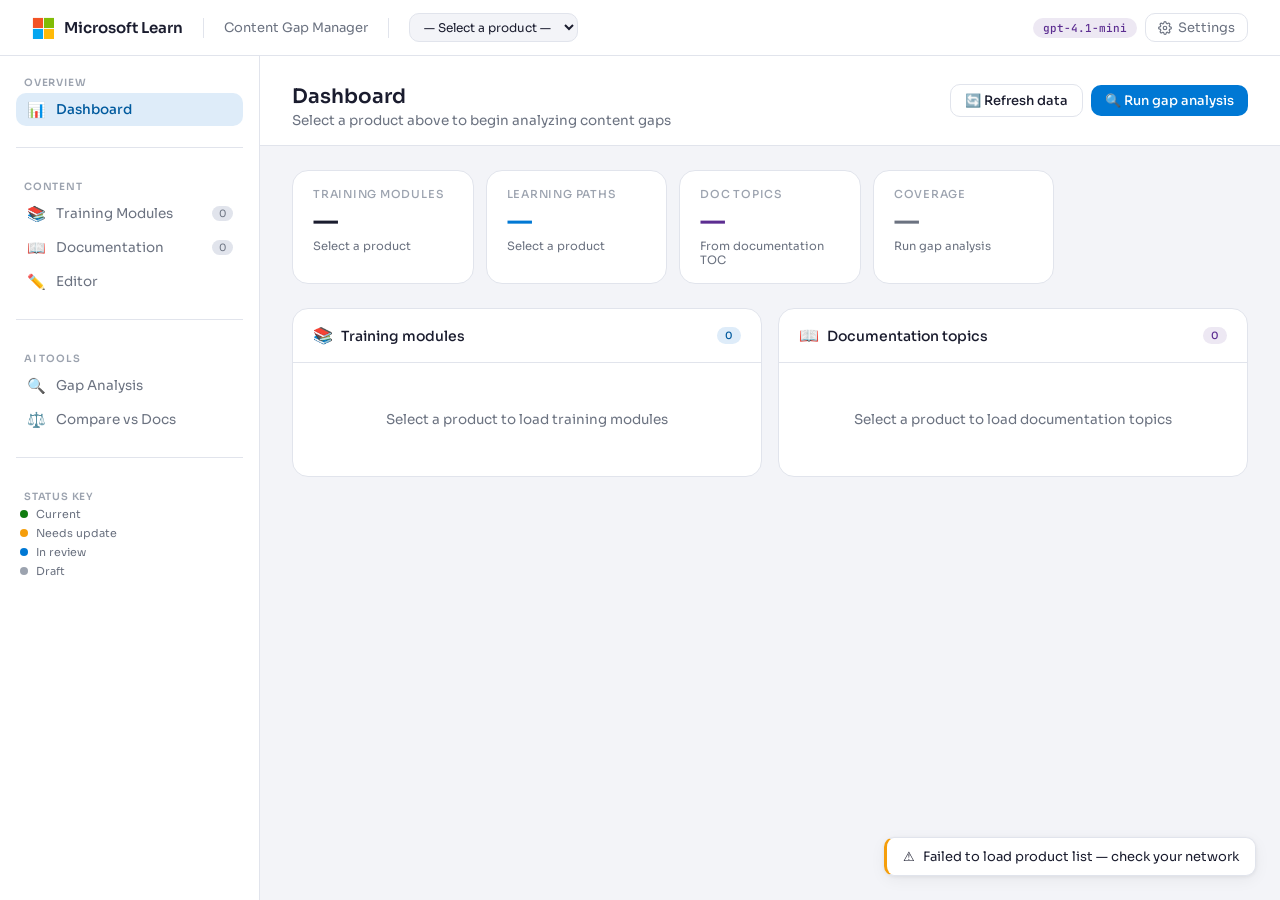
<file: index.html>
<!DOCTYPE html>
<html lang="en">
<head>
<meta charset="UTF-8" />
<meta name="viewport" content="width=device-width, initial-scale=1.0" />
<title>Microsoft Learn — Content Gap Manager</title>
<link href="https://fonts.googleapis.com/css2?family=Sora:wght@300;400;500;600&family=JetBrains+Mono:wght@400;500&display=swap" rel="stylesheet" />
<style>
  *, *::before, *::after { box-sizing: border-box; margin: 0; padding: 0; }

  :root {
    --ms-blue: #0078d4;
    --ms-blue-dark: #005a9e;
    --ms-blue-light: #deecf9;
    --ms-teal: #00b4d8;
    --ms-purple: #5c2d91;
    --ms-purple-light: #ede8f3;
    --bg: #f3f4f8;
    --surface: #ffffff;
    --surface2: #f8f9fb;
    --border: #e1e4ec;
    --text: #1a1c2e;
    --text-muted: #6b7280;
    --text-light: #9ca3af;
    --success: #107c10;
    --success-bg: #dff6dd;
    --warning: #835b00;
    --warning-bg: #fff4ce;
    --danger: #a4262c;
    --danger-bg: #fde7e9;
    --radius: 10px;
    --radius-lg: 16px;
    --shadow: 0 1px 4px rgba(0,0,0,0.07), 0 4px 16px rgba(0,0,0,0.05);
  }

  body {
    font-family: 'Sora', sans-serif;
    background: var(--bg);
    color: var(--text);
    min-height: 100vh;
    display: flex;
    flex-direction: column;
  }

  /* ── Top nav ── */
  .topbar {
    background: var(--surface);
    border-bottom: 1px solid var(--border);
    padding: 0 2rem;
    height: 56px;
    display: flex;
    align-items: center;
    gap: 1rem;
    position: sticky;
    top: 0;
    z-index: 100;
  }
  .topbar-logo {
    display: flex;
    align-items: center;
    gap: 10px;
    font-weight: 600;
    font-size: 15px;
    color: var(--text);
    text-decoration: none;
  }
  .topbar-logo svg { flex-shrink: 0; }
  .topbar-sep { width: 1px; height: 20px; background: var(--border); margin: 0 4px; }
  .topbar-title { font-size: 13px; color: var(--text-muted); font-weight: 400; }
  .topbar-right { margin-left: auto; display: flex; align-items: center; gap: 8px; }
  .badge-model {
    background: var(--ms-purple-light);
    color: var(--ms-purple);
    font-size: 11px;
    font-weight: 500;
    padding: 3px 10px;
    border-radius: 100px;
    font-family: 'JetBrains Mono', monospace;
  }
  .btn-settings {
    background: none;
    border: 1px solid var(--border);
    border-radius: var(--radius);
    padding: 5px 12px;
    font-size: 13px;
    font-family: 'Sora', sans-serif;
    color: var(--text-muted);
    cursor: pointer;
    display: flex;
    align-items: center;
    gap: 6px;
    transition: background 0.15s;
  }
  .btn-settings:hover { background: var(--bg); }

  /* ── Layout ── */
  .layout {
    display: flex;
    flex: 1;
    overflow: hidden;
    height: calc(100vh - 56px);
  }

  /* ── Sidebar ── */
  .sidebar {
    width: 260px;
    flex-shrink: 0;
    background: var(--surface);
    border-right: 1px solid var(--border);
    display: flex;
    flex-direction: column;
    overflow-y: auto;
  }
  .sidebar-section { padding: 1.25rem 1rem 0.5rem; }
  .sidebar-label {
    font-size: 10px;
    font-weight: 600;
    letter-spacing: 0.08em;
    color: var(--text-light);
    text-transform: uppercase;
    padding: 0 0.5rem;
    margin-bottom: 4px;
  }
  .sidebar-nav { list-style: none; }
  .sidebar-nav li { margin-bottom: 1px; }
  .sidebar-nav a {
    display: flex;
    align-items: center;
    gap: 10px;
    padding: 7px 10px;
    border-radius: var(--radius);
    font-size: 13.5px;
    color: var(--text-muted);
    text-decoration: none;
    transition: background 0.12s, color 0.12s;
    cursor: pointer;
  }
  .sidebar-nav a:hover { background: var(--bg); color: var(--text); }
  .sidebar-nav a.active { background: var(--ms-blue-light); color: var(--ms-blue-dark); font-weight: 500; }
  .sidebar-nav .nav-icon { font-size: 15px; width: 20px; text-align: center; }
  .sidebar-nav .nav-count {
    margin-left: auto;
    background: var(--border);
    border-radius: 100px;
    padding: 1px 7px;
    font-size: 10px;
    color: var(--text-muted);
  }
  .sidebar-divider { height: 1px; background: var(--border); margin: 0.75rem 1rem; }

  /* ── Content area ── */
  .main {
    flex: 1;
    overflow-y: auto;
    display: flex;
    flex-direction: column;
  }

  /* ── Views (tabs) ── */
  .view { display: none; flex: 1; flex-direction: column; }
  .view.active { display: flex; }

  /* ── Page header ── */
  .page-header {
    padding: 1.75rem 2rem 1rem;
    border-bottom: 1px solid var(--border);
    background: var(--surface);
    display: flex;
    align-items: flex-start;
    gap: 1rem;
  }
  .page-header-text h1 { font-size: 20px; font-weight: 600; }
  .page-header-text p { font-size: 13.5px; color: var(--text-muted); margin-top: 3px; }
  .page-header-actions { margin-left: auto; display: flex; gap: 8px; align-items: center; flex-shrink: 0; }

  /* ── Buttons ── */
  .btn {
    display: inline-flex;
    align-items: center;
    gap: 6px;
    padding: 7px 14px;
    font-size: 13px;
    font-family: 'Sora', sans-serif;
    font-weight: 500;
    border-radius: var(--radius);
    border: none;
    cursor: pointer;
    transition: opacity 0.15s, background 0.15s;
    white-space: nowrap;
  }
  .btn:disabled { opacity: 0.45; pointer-events: none; }
  .btn-primary { background: var(--ms-blue); color: #fff; }
  .btn-primary:hover { background: var(--ms-blue-dark); }
  .btn-secondary { background: var(--surface); border: 1px solid var(--border); color: var(--text); }
  .btn-secondary:hover { background: var(--bg); }
  .btn-ghost { background: none; border: none; color: var(--text-muted); padding: 6px 10px; }
  .btn-ghost:hover { background: var(--bg); color: var(--text); }
  .btn-danger { background: var(--danger-bg); border: 1px solid #f5c6cb; color: var(--danger); }
  .btn-sm { padding: 4px 10px; font-size: 12px; }

  /* ── Content body ── */
  .page-body { padding: 1.5rem 2rem; flex: 1; }

  /* ── Cards ── */
  .card {
    background: var(--surface);
    border: 1px solid var(--border);
    border-radius: var(--radius-lg);
    overflow: hidden;
  }
  .card-header {
    padding: 1rem 1.25rem;
    border-bottom: 1px solid var(--border);
    display: flex;
    align-items: center;
    gap: 8px;
  }
  .card-header h3 { font-size: 14px; font-weight: 500; }
  .card-body { padding: 1.25rem; }

  /* ── Module list ── */
  .module-list { display: flex; flex-direction: column; gap: 10px; }
  .module-item {
    background: var(--surface);
    border: 1px solid var(--border);
    border-radius: var(--radius-lg);
    padding: 1rem 1.25rem;
    display: flex;
    align-items: center;
    gap: 1rem;
    cursor: pointer;
    transition: box-shadow 0.15s, border-color 0.15s;
  }
  .module-item:hover { border-color: var(--ms-blue); box-shadow: var(--shadow); }
  .module-item.selected { border-color: var(--ms-blue); background: var(--ms-blue-light); }
  .module-icon {
    width: 40px;
    height: 40px;
    border-radius: 10px;
    background: var(--ms-blue-light);
    display: flex;
    align-items: center;
    justify-content: center;
    font-size: 18px;
    flex-shrink: 0;
  }
  .module-meta { flex: 1; min-width: 0; }
  .module-meta h4 { font-size: 13.5px; font-weight: 500; white-space: nowrap; overflow: hidden; text-overflow: ellipsis; }
  .module-meta p { font-size: 12px; color: var(--text-muted); margin-top: 2px; }
  .module-tags { display: flex; gap: 4px; margin-top: 5px; flex-wrap: wrap; }
  .tag {
    font-size: 10px;
    padding: 2px 8px;
    border-radius: 100px;
    font-weight: 500;
  }
  .tag-blue { background: var(--ms-blue-light); color: var(--ms-blue-dark); }
  .tag-green { background: var(--success-bg); color: var(--success); }
  .tag-yellow { background: var(--warning-bg); color: var(--warning); }
  .tag-red { background: var(--danger-bg); color: var(--danger); }
  .tag-purple { background: var(--ms-purple-light); color: var(--ms-purple); }

  /* ── Status dot ── */
  .status-dot {
    width: 8px;
    height: 8px;
    border-radius: 50%;
    flex-shrink: 0;
  }
  .status-current { background: var(--success); }
  .status-outdated { background: #f59e0b; }
  .status-review { background: var(--ms-blue); }
  .status-draft { background: var(--text-light); }

  /* ── AI Panel ── */
  .ai-panel {
    width: 400px;
    flex-shrink: 0;
    background: var(--surface);
    border-left: 1px solid var(--border);
    display: flex;
    flex-direction: column;
    height: 100%;
  }
  .ai-panel-header {
    padding: 1rem 1.25rem;
    border-bottom: 1px solid var(--border);
    display: flex;
    align-items: center;
    gap: 8px;
  }
  .ai-panel-header h3 { font-size: 14px; font-weight: 500; }
  .ai-icon {
    width: 28px;
    height: 28px;
    border-radius: 8px;
    background: linear-gradient(135deg, var(--ms-blue), var(--ms-purple));
    display: flex;
    align-items: center;
    justify-content: center;
    font-size: 13px;
  }
  .ai-panel-body { flex: 1; overflow-y: auto; padding: 1rem; display: flex; flex-direction: column; gap: 10px; }
  .ai-panel-footer { padding: 1rem; border-top: 1px solid var(--border); }

  /* ── Chat messages ── */
  .chat-msg {
    display: flex;
    flex-direction: column;
    gap: 3px;
    animation: fadeIn 0.2s ease;
  }
  .chat-msg-role { font-size: 10px; font-weight: 600; letter-spacing: 0.05em; text-transform: uppercase; color: var(--text-light); }
  .chat-msg-bubble {
    padding: 10px 12px;
    border-radius: 10px;
    font-size: 13px;
    line-height: 1.6;
    white-space: pre-wrap;
  }
  .chat-msg.user .chat-msg-bubble { background: var(--ms-blue-light); color: var(--ms-blue-dark); align-self: flex-end; max-width: 90%; }
  .chat-msg.ai .chat-msg-bubble { background: var(--bg); border: 1px solid var(--border); align-self: flex-start; max-width: 95%; }
  .chat-msg.ai .chat-msg-role { color: var(--ms-purple); }
  .typing-indicator { display: flex; align-items: center; gap: 3px; padding: 10px 12px; background: var(--bg); border: 1px solid var(--border); border-radius: 10px; width: fit-content; }
  .typing-indicator span { width: 6px; height: 6px; background: var(--text-light); border-radius: 50%; animation: bounce 1.2s infinite; }
  .typing-indicator span:nth-child(2) { animation-delay: 0.2s; }
  .typing-indicator span:nth-child(3) { animation-delay: 0.4s; }

  /* ── Chat input ── */
  .chat-input-wrap { display: flex; gap: 8px; }
  .chat-input {
    flex: 1;
    padding: 8px 12px;
    border: 1px solid var(--border);
    border-radius: var(--radius);
    font-family: 'Sora', sans-serif;
    font-size: 13px;
    color: var(--text);
    background: var(--bg);
    resize: none;
    outline: none;
    line-height: 1.5;
    height: 38px;
    transition: border-color 0.15s;
  }
  .chat-input:focus { border-color: var(--ms-blue); background: var(--surface); }
  .chat-send {
    width: 38px;
    height: 38px;
    border-radius: var(--radius);
    background: var(--ms-blue);
    border: none;
    cursor: pointer;
    display: flex;
    align-items: center;
    justify-content: center;
    transition: background 0.15s;
    flex-shrink: 0;
  }
  .chat-send:hover { background: var(--ms-blue-dark); }
  .chat-send:disabled { opacity: 0.4; pointer-events: none; }

  /* ── Quick actions ── */
  .quick-actions { display: flex; flex-direction: column; gap: 5px; margin-bottom: 4px; }
  .quick-action {
    display: flex;
    align-items: center;
    gap: 8px;
    padding: 8px 12px;
    background: var(--bg);
    border: 1px solid var(--border);
    border-radius: var(--radius);
    font-size: 12.5px;
    color: var(--text);
    cursor: pointer;
    text-align: left;
    font-family: 'Sora', sans-serif;
    transition: background 0.12s, border-color 0.12s;
  }
  .quick-action:hover { background: var(--ms-blue-light); border-color: var(--ms-blue); color: var(--ms-blue-dark); }
  .quick-action-icon { font-size: 14px; width: 18px; text-align: center; }

  /* ── Editor view ── */
  .editor-layout { display: flex; flex: 1; overflow: hidden; }
  .editor-main { flex: 1; display: flex; flex-direction: column; overflow: hidden; }
  .editor-toolbar {
    padding: 8px 1.5rem;
    border-bottom: 1px solid var(--border);
    background: var(--surface);
    display: flex;
    align-items: center;
    gap: 6px;
    flex-wrap: wrap;
  }
  .editor-area {
    flex: 1;
    padding: 1.5rem 2rem;
    overflow-y: auto;
    background: var(--surface2);
  }
  textarea.editor {
    width: 100%;
    min-height: 500px;
    font-family: 'JetBrains Mono', monospace;
    font-size: 13px;
    line-height: 1.7;
    color: var(--text);
    background: var(--surface);
    border: 1px solid var(--border);
    border-radius: var(--radius-lg);
    padding: 1.5rem;
    outline: none;
    resize: vertical;
    transition: border-color 0.15s;
  }
  textarea.editor:focus { border-color: var(--ms-blue); }

  /* ── Gap analysis ── */
  .gap-grid { display: grid; grid-template-columns: repeat(auto-fill, minmax(300px, 1fr)); gap: 12px; }
  .gap-card {
    background: var(--surface);
    border: 1px solid var(--border);
    border-radius: var(--radius-lg);
    overflow: hidden;
  }
  .gap-card-header { padding: 12px 16px; display: flex; align-items: center; gap: 8px; border-bottom: 1px solid var(--border); }
  .gap-card-header h4 { font-size: 13px; font-weight: 500; flex: 1; }
  .gap-card-body { padding: 12px 16px; }
  .gap-item { display: flex; gap: 8px; padding: 6px 0; border-bottom: 1px solid var(--border); font-size: 12.5px; }
  .gap-item:last-child { border-bottom: none; }
  .gap-item-icon { flex-shrink: 0; margin-top: 1px; }
  .gap-item-text { color: var(--text-muted); line-height: 1.5; }
  .gap-item-text strong { color: var(--text); font-weight: 500; }

  /* ── Dashboard ── */
  .stat-grid { display: grid; grid-template-columns: repeat(auto-fill, minmax(170px, 1fr)); gap: 12px; margin-bottom: 1.5rem; }
  .stat-card {
    background: var(--surface);
    border: 1px solid var(--border);
    border-radius: var(--radius-lg);
    padding: 1rem 1.25rem;
  }
  .stat-card-label { font-size: 11px; font-weight: 500; color: var(--text-light); text-transform: uppercase; letter-spacing: 0.07em; margin-bottom: 6px; }
  .stat-card-value { font-size: 28px; font-weight: 600; line-height: 1; }
  .stat-card-sub { font-size: 11.5px; color: var(--text-muted); margin-top: 4px; }

  /* ── Settings modal ── */
  .modal-overlay {
    display: none;
    position: fixed;
    inset: 0;
    background: rgba(0,0,0,0.35);
    z-index: 200;
    align-items: center;
    justify-content: center;
  }
  .modal-overlay.open { display: flex; }
  .modal {
    background: var(--surface);
    border-radius: var(--radius-lg);
    width: 480px;
    max-width: 95vw;
    box-shadow: 0 20px 60px rgba(0,0,0,0.2);
    overflow: hidden;
  }
  .modal-header {
    padding: 1.25rem 1.5rem;
    border-bottom: 1px solid var(--border);
    display: flex;
    align-items: center;
    gap: 10px;
  }
  .modal-header h2 { font-size: 16px; font-weight: 600; flex: 1; }
  .modal-body { padding: 1.5rem; display: flex; flex-direction: column; gap: 16px; }
  .modal-footer { padding: 1rem 1.5rem; border-top: 1px solid var(--border); display: flex; gap: 8px; justify-content: flex-end; }
  .field label { display: block; font-size: 12px; font-weight: 500; color: var(--text-muted); margin-bottom: 5px; }
  .field input, .field select, .field textarea {
    width: 100%;
    padding: 8px 12px;
    border: 1px solid var(--border);
    border-radius: var(--radius);
    font-family: 'Sora', sans-serif;
    font-size: 13px;
    color: var(--text);
    background: var(--bg);
    outline: none;
    transition: border-color 0.15s;
  }
  .field input:focus, .field select:focus, .field textarea:focus { border-color: var(--ms-blue); background: #fff; }
  .field-hint { font-size: 11px; color: var(--text-light); margin-top: 3px; }

  /* ── New content modal ── */
  .outline-builder { display: flex; flex-direction: column; gap: 8px; }
  .outline-unit {
    display: flex;
    align-items: center;
    gap: 8px;
    padding: 8px 12px;
    background: var(--bg);
    border: 1px solid var(--border);
    border-radius: var(--radius);
    font-size: 13px;
  }
  .outline-unit input {
    flex: 1;
    background: none;
    border: none;
    outline: none;
    font-family: 'Sora', sans-serif;
    font-size: 13px;
    color: var(--text);
  }

  /* ── Progress bar ── */
  .progress-bar-wrap { background: var(--border); border-radius: 100px; height: 6px; overflow: hidden; }
  .progress-bar-fill { height: 100%; border-radius: 100px; background: var(--ms-blue); transition: width 0.4s ease; }

  /* ── Toasts ── */
  .toast-container { position: fixed; bottom: 1.5rem; right: 1.5rem; z-index: 300; display: flex; flex-direction: column; gap: 8px; }
  .toast {
    background: var(--surface);
    border: 1px solid var(--border);
    border-radius: var(--radius);
    padding: 10px 16px;
    font-size: 13px;
    display: flex;
    align-items: center;
    gap: 8px;
    box-shadow: var(--shadow);
    animation: slideIn 0.2s ease;
    min-width: 220px;
  }
  .toast.success { border-left: 3px solid var(--success); }
  .toast.info { border-left: 3px solid var(--ms-blue); }
  .toast.warning { border-left: 3px solid #f59e0b; }

  /* ── Animations ── */
  @keyframes fadeIn { from { opacity: 0; transform: translateY(4px); } to { opacity: 1; transform: translateY(0); } }
  @keyframes slideIn { from { opacity: 0; transform: translateX(20px); } to { opacity: 1; transform: translateX(0); } }
  @keyframes bounce { 0%, 60%, 100% { transform: translateY(0); } 30% { transform: translateY(-6px); } }

  /* ── Utility ── */
  .flex { display: flex; }
  .items-center { align-items: center; }
  .gap-2 { gap: 8px; }
  .gap-3 { gap: 12px; }
  .ml-auto { margin-left: auto; }
  .text-sm { font-size: 13px; }
  .text-xs { font-size: 11px; }
  .text-muted { color: var(--text-muted); }
  .mt-2 { margin-top: 8px; }
  .mt-3 { margin-top: 12px; }
  .w-full { width: 100%; }
  .divider { height: 1px; background: var(--border); margin: 8px 0; }
  .empty-state { text-align: center; padding: 3rem 1rem; color: var(--text-muted); }
  .empty-state-icon { font-size: 36px; margin-bottom: 8px; }
  .empty-state p { font-size: 13.5px; }
  .scroll-x { overflow-x: auto; }
  .api-key-mask { font-family: 'JetBrains Mono', monospace; letter-spacing: 0.1em; }

  /* ── Product selector ── */
  .product-select {
    padding: 5px 10px;
    border: 1px solid var(--border);
    border-radius: var(--radius);
    font-family: 'Sora', sans-serif;
    font-size: 12px;
    color: var(--text);
    background: var(--bg);
    outline: none;
    cursor: pointer;
    max-width: 260px;
    transition: border-color 0.15s;
  }
  .product-select:focus { border-color: var(--ms-blue); }
  .product-select optgroup { font-weight: 600; font-size: 11px; }

  /* ── Loading states ── */
  .loading-spinner {
    display: inline-block;
    width: 16px;
    height: 16px;
    border: 2px solid var(--border);
    border-top: 2px solid var(--ms-blue);
    border-radius: 50%;
    animation: spin 0.8s linear infinite;
  }
  @keyframes spin { to { transform: rotate(360deg); } }
  .loading-overlay {
    display: flex;
    align-items: center;
    justify-content: center;
    gap: 10px;
    padding: 3rem;
    color: var(--text-muted);
    font-size: 13px;
  }

  /* ── Coverage bar ── */
  .coverage-bar {
    display: flex;
    height: 8px;
    border-radius: 100px;
    overflow: hidden;
    background: var(--border);
  }
  .coverage-bar .covered { background: var(--success); }
  .coverage-bar .partial { background: #f59e0b; }
  .coverage-bar .uncovered { background: var(--danger); }

  /* ── Tabs for gap view ── */
  .tab-bar { display: flex; gap: 0; border-bottom: 1px solid var(--border); padding: 0 2rem; background: var(--surface); }
  .tab-btn {
    padding: 10px 16px;
    font-size: 13px;
    font-family: 'Sora', sans-serif;
    font-weight: 500;
    color: var(--text-muted);
    background: none;
    border: none;
    border-bottom: 2px solid transparent;
    cursor: pointer;
    transition: color 0.15s, border-color 0.15s;
  }
  .tab-btn:hover { color: var(--text); }
  .tab-btn.active { color: var(--ms-blue); border-bottom-color: var(--ms-blue); }

  /* ── Doc topic tree ── */
  .doc-tree { font-size: 12.5px; }
  .doc-tree-item {
    display: flex;
    align-items: flex-start;
    gap: 8px;
    padding: 5px 8px;
    border-radius: 6px;
    transition: background 0.1s;
  }
  .doc-tree-item:hover { background: var(--bg); }
  .doc-tree-item .indent { flex-shrink: 0; }
  .doc-tree-item .coverage-badge {
    flex-shrink: 0;
    font-size: 9px;
    padding: 1px 6px;
    border-radius: 100px;
    font-weight: 600;
  }

  /* ── Heatmap ── */
  .heatmap { display: flex; flex-wrap: wrap; gap: 3px; padding: 8px 0; }
  .heatmap-cell {
    width: 14px;
    height: 14px;
    border-radius: 3px;
    cursor: pointer;
    transition: transform 0.1s, box-shadow 0.1s;
    position: relative;
  }
  .heatmap-cell:hover { transform: scale(1.6); z-index: 2; }
  .heatmap-cell.selected { box-shadow: 0 0 0 2px var(--text); transform: scale(1.5); z-index: 3; }
  .heatmap-cell.covered { background: var(--success); }
  .heatmap-cell.partial { background: #f59e0b; }
  .heatmap-cell.uncovered { background: var(--danger); opacity: 0.7; }
  .heatmap-cell.uncovered.selected { opacity: 1; }

  /* ── Gap detail panel ── */
  .gap-detail-panel {
    margin-top: 12px; padding: 14px 16px;
    background: var(--bg); border: 1px solid var(--border); border-radius: 10px;
    font-size: 13px; animation: fadeIn 0.15s ease;
  }
  .gap-detail-panel .detail-header {
    display: flex; align-items: center; gap: 8px; margin-bottom: 10px;
  }
  .gap-detail-panel .detail-header h4 { font-size: 14px; margin: 0; flex: 1; }
  .gap-detail-panel .detail-close { cursor: pointer; font-size: 18px; color: var(--text-muted); background: none; border: none; padding: 0 4px; }
  .gap-detail-panel .detail-close:hover { color: var(--text); }
  .gap-detail-panel .detail-row { display: flex; gap: 8px; padding: 5px 0; border-bottom: 1px solid var(--border); }
  .gap-detail-panel .detail-row:last-child { border-bottom: none; }
  .gap-detail-panel .detail-label { font-weight: 600; color: var(--text-muted); font-size: 11px; text-transform: uppercase; width: 110px; flex-shrink: 0; }
  .gap-detail-panel .detail-value { flex: 1; }
  .gap-detail-panel .score-bar { height: 8px; border-radius: 100px; background: var(--border); overflow: hidden; margin-top: 3px; }
  .gap-detail-panel .score-fill { height: 100%; border-radius: 100px; }

  /* ── Gap selectable list ── */
  .gap-list { max-height: 340px; overflow-y: auto; }
  .gap-list-filter { display: flex; gap: 6px; margin-bottom: 8px; }
  .gap-list-filter button {
    padding: 3px 10px; font-size: 10px; font-weight: 600; border-radius: 100px;
    border: 1px solid var(--border); background: var(--bg); cursor: pointer;
    transition: all 0.15s; color: var(--text-muted);
  }
  .gap-list-filter button.active { background: var(--primary); color: #fff; border-color: var(--primary); }
  .gap-list-filter button:hover:not(.active) { border-color: var(--primary); color: var(--primary); }
  .gap-list-item {
    display: flex; align-items: center; gap: 8px; padding: 6px 8px;
    border-radius: 6px; cursor: pointer; font-size: 12px;
    transition: background 0.1s; border: 1px solid transparent;
  }
  .gap-list-item:hover { background: var(--bg-alt); }
  .gap-list-item.selected { background: var(--bg-alt); border-color: var(--primary); }
  .gap-list-item .dot { width: 8px; height: 8px; border-radius: 50%; flex-shrink: 0; }
  .gap-list-item .dot.covered { background: var(--success); }
  .gap-list-item .dot.partial { background: #f59e0b; }
  .gap-list-item .dot.uncovered { background: var(--danger); opacity: 0.7; }
  .gap-list-item .item-title { flex: 1; white-space: nowrap; overflow: hidden; text-overflow: ellipsis; }
  .gap-list-item .item-score { font-size: 10px; color: var(--text-muted); font-family: 'JetBrains Mono', monospace; width: 36px; text-align: right; }

  /* ── Timeline ── */
  .timeline { display: flex; flex-direction: column; gap: 2px; }
  .timeline-row { display: flex; align-items: center; gap: 8px; padding: 3px 0; font-size: 11px; }
  .timeline-bar-wrap { flex: 1; height: 14px; background: var(--border); border-radius: 100px; overflow: hidden; position: relative; }
  .timeline-bar { height: 100%; border-radius: 100px; min-width: 2px; }
  .timeline-label { width: 180px; flex-shrink: 0; white-space: nowrap; overflow: hidden; text-overflow: ellipsis; color: var(--text-muted); }
  .timeline-date { width: 70px; flex-shrink: 0; text-align: right; color: var(--text-light); font-family: 'JetBrains Mono', monospace; font-size: 10px; }

  /* ── Tooltip ── */
  .tooltip-wrap { position: relative; display: inline-block; }
  .tooltip-text {
    visibility: hidden;
    position: absolute;
    bottom: 120%;
    left: 50%;
    transform: translateX(-50%);
    background: var(--text);
    color: #fff;
    font-size: 10px;
    padding: 4px 8px;
    border-radius: 4px;
    white-space: nowrap;
    z-index: 10;
    pointer-events: none;
  }
  .tooltip-wrap:hover .tooltip-text { visibility: visible; }
</style>
</head>
<body>

<!-- TOP NAV -->
<header class="topbar">
  <a class="topbar-logo" href="#">
    <svg width="22" height="22" viewBox="0 0 24 24" fill="none">
      <rect width="11" height="11" x="1" y="1" fill="#f35325"/>
      <rect width="11" height="11" x="13" y="1" fill="#81bc06"/>
      <rect width="11" height="11" x="1" y="13" fill="#05a6f0"/>
      <rect width="11" height="11" x="13" y="13" fill="#ffba08"/>
    </svg>
    Microsoft Learn
  </a>
  <div class="topbar-sep"></div>
  <span class="topbar-title" id="topbar-title">Content Gap Manager</span>
  <div class="topbar-sep"></div>
  <select class="product-select" id="product-select" onchange="onProductChange(this.value)">
    <option value="">— Select a product —</option>
  </select>
  <div class="topbar-right">
    <span class="badge-model" id="model-badge">gpt-4.1-mini</span>
    <button class="btn-settings" onclick="openSettings()">
      <svg width="14" height="14" viewBox="0 0 24 24" fill="none" stroke="currentColor" stroke-width="2"><circle cx="12" cy="12" r="3"/><path d="M19.4 15a1.65 1.65 0 0 0 .33 1.82l.06.06a2 2 0 0 1-2.83 2.83l-.06-.06a1.65 1.65 0 0 0-1.82-.33 1.65 1.65 0 0 0-1 1.51V21a2 2 0 0 1-4 0v-.09A1.65 1.65 0 0 0 9 19.4a1.65 1.65 0 0 0-1.82.33l-.06.06a2 2 0 0 1-2.83-2.83l.06-.06A1.65 1.65 0 0 0 4.68 15a1.65 1.65 0 0 0-1.51-1H3a2 2 0 0 1 0-4h.09A1.65 1.65 0 0 0 4.6 9a1.65 1.65 0 0 0-.33-1.82l-.06-.06a2 2 0 0 1 2.83-2.83l.06.06A1.65 1.65 0 0 0 9 4.68a1.65 1.65 0 0 0 1-1.51V3a2 2 0 0 1 4 0v.09a1.65 1.65 0 0 0 1 1.51 1.65 1.65 0 0 0 1.82-.33l.06-.06a2 2 0 0 1 2.83 2.83l-.06.06A1.65 1.65 0 0 0 19.4 9a1.65 1.65 0 0 0 1.51 1H21a2 2 0 0 1 0 4h-.09a1.65 1.65 0 0 0-1.51 1z"/></svg>
      Settings
    </button>
  </div>
</header>

<div class="layout">

  <!-- SIDEBAR -->
  <aside class="sidebar">
    <div class="sidebar-section">
      <p class="sidebar-label">Overview</p>
      <ul class="sidebar-nav">
        <li><a class="active" onclick="switchView('dashboard')" data-view="dashboard">
          <span class="nav-icon">📊</span> Dashboard
        </a></li>
      </ul>
    </div>
    <div class="sidebar-divider"></div>
    <div class="sidebar-section">
      <p class="sidebar-label">Content</p>
      <ul class="sidebar-nav">
        <li><a onclick="switchView('modules')" data-view="modules">
          <span class="nav-icon">📚</span> Training Modules
          <span class="nav-count" id="count-modules">0</span>
        </a></li>
        <li><a onclick="switchView('docs')" data-view="docs">
          <span class="nav-icon">📖</span> Documentation
          <span class="nav-count" id="count-docs">0</span>
        </a></li>
        <li><a onclick="switchView('editor')" data-view="editor">
          <span class="nav-icon">✏️</span> Editor
        </a></li>
      </ul>
    </div>
    <div class="sidebar-divider"></div>
    <div class="sidebar-section">
      <p class="sidebar-label">AI Tools</p>
      <ul class="sidebar-nav">
        <li><a onclick="switchView('gap-analysis')" data-view="gap-analysis">
          <span class="nav-icon">🔍</span> Gap Analysis
        </a></li>
        <li><a onclick="switchView('compare')" data-view="compare">
          <span class="nav-icon">⚖️</span> Compare vs Docs
        </a></li>
      </ul>
    </div>
    <div class="sidebar-divider"></div>
    <div class="sidebar-section" style="padding-bottom: 1rem;">
      <p class="sidebar-label">Status Key</p>
      <div style="display: flex; flex-direction: column; gap: 5px; padding: 0 4px;">
        <div class="flex items-center gap-2 text-xs text-muted"><span class="status-dot status-current"></span> Current</div>
        <div class="flex items-center gap-2 text-xs text-muted"><span class="status-dot status-outdated"></span> Needs update</div>
        <div class="flex items-center gap-2 text-xs text-muted"><span class="status-dot status-review"></span> In review</div>
        <div class="flex items-center gap-2 text-xs text-muted"><span class="status-dot status-draft"></span> Draft</div>
      </div>
    </div>
  </aside>

  <!-- MAIN CONTENT -->
  <main class="main">

    <!-- DASHBOARD VIEW -->
    <section class="view active" id="view-dashboard">
      <div class="page-header">
        <div class="page-header-text">
          <h1>Dashboard</h1>
          <p id="dashboard-subtitle">Select a product above to begin analyzing content gaps</p>
        </div>
        <div class="page-header-actions">
          <button class="btn btn-secondary" onclick="refreshData()">🔄 Refresh data</button>
          <button class="btn btn-primary" onclick="switchView('gap-analysis')">🔍 Run gap analysis</button>
        </div>
      </div>
      <div class="page-body" id="dashboard-body">
        <div class="stat-grid" id="stat-grid">
          <div class="stat-card">
            <div class="stat-card-label">Training Modules</div>
            <div class="stat-card-value" id="stat-modules">—</div>
            <div class="stat-card-sub" id="stat-modules-sub">Select a product</div>
          </div>
          <div class="stat-card">
            <div class="stat-card-label">Learning Paths</div>
            <div class="stat-card-value" id="stat-paths" style="color: var(--ms-blue);">—</div>
            <div class="stat-card-sub" id="stat-paths-sub">Select a product</div>
          </div>
          <div class="stat-card">
            <div class="stat-card-label">Doc Topics</div>
            <div class="stat-card-value" id="stat-docs" style="color: var(--ms-purple);">—</div>
            <div class="stat-card-sub" id="stat-docs-sub">From documentation TOC</div>
          </div>
          <div class="stat-card">
            <div class="stat-card-label">Coverage</div>
            <div class="stat-card-value" id="stat-coverage" style="color: var(--text-muted);">—</div>
            <div class="stat-card-sub" id="stat-coverage-sub">Run gap analysis</div>
          </div>
        </div>

        <div style="display: grid; grid-template-columns: 1fr 1fr; gap: 16px;">
          <div class="card">
            <div class="card-header">
              <span>📚</span>
              <h3>Training modules</h3>
              <span class="tag tag-blue ml-auto" id="module-count-badge">0</span>
            </div>
            <div class="card-body" style="padding: 0; max-height: 400px; overflow-y: auto;">
              <div id="health-list">
                <div class="empty-state"><p>Select a product to load training modules</p></div>
              </div>
            </div>
          </div>
          <div class="card">
            <div class="card-header">
              <span>📖</span>
              <h3>Documentation topics</h3>
              <span class="tag tag-purple ml-auto" id="doc-count-badge">0</span>
            </div>
            <div class="card-body" style="padding: 0; max-height: 400px; overflow-y: auto;">
              <div id="doc-list">
                <div class="empty-state"><p>Select a product to load documentation topics</p></div>
              </div>
            </div>
          </div>
        </div>
      </div>
    </section>

    <!-- MODULES VIEW -->
    <section class="view" id="view-modules">
      <div class="page-header">
        <div class="page-header-text">
          <h1>Training Modules</h1>
          <p id="modules-subtitle">Microsoft Learn training modules for the selected product</p>
        </div>
        <div class="page-header-actions">
          <input type="text" placeholder="Search modules…" style="padding: 7px 12px; border: 1px solid var(--border); border-radius: var(--radius); font-size: 13px; font-family: 'Sora', sans-serif; outline: none; width: 200px; background: var(--bg);" oninput="filterModules(this.value)" />
          <select id="module-sort" style="padding: 7px 10px; border: 1px solid var(--border); border-radius: var(--radius); font-size: 12px; font-family: 'Sora', sans-serif; background: var(--bg);" onchange="sortModules(this.value)">
            <option value="title">Sort: Title</option>
            <option value="date">Sort: Last Modified</option>
            <option value="duration">Sort: Duration</option>
            <option value="popularity">Sort: Popularity</option>
          </select>
        </div>
      </div>
      <div class="page-body">
        <div class="module-list" id="module-list">
          <div class="empty-state"><div class="empty-state-icon">📚</div><p>Select a product to load training modules</p></div>
        </div>
      </div>
    </section>

    <!-- DOCUMENTATION VIEW -->
    <section class="view" id="view-docs">
      <div class="page-header">
        <div class="page-header-text">
          <h1>Documentation</h1>
          <p id="docs-subtitle">Documentation table of contents for the selected product</p>
        </div>
        <div class="page-header-actions">
          <input type="text" placeholder="Search topics…" style="padding: 7px 12px; border: 1px solid var(--border); border-radius: var(--radius); font-size: 13px; font-family: 'Sora', sans-serif; outline: none; width: 200px; background: var(--bg);" oninput="filterDocs(this.value)" />
          <span class="text-xs text-muted" id="doc-topic-total"></span>
        </div>
      </div>
      <div class="page-body">
        <div id="doc-tree-container">
          <div class="empty-state"><div class="empty-state-icon">📖</div><p>Select a product to load documentation topics</p></div>
        </div>
      </div>
    </section>

    <!-- EDITOR VIEW -->
    <section class="view" id="view-editor">
      <div class="page-header">
        <div class="page-header-text">
          <h1 id="editor-title">Content Editor</h1>
          <p id="editor-subtitle">Select a module from the list to begin editing</p>
        </div>
        <div class="page-header-actions">
          <button class="btn btn-secondary" onclick="copyContent()">📋 Copy</button>
          <button class="btn btn-secondary" onclick="downloadContent()">⬇ Export .md</button>
          <button class="btn btn-primary" onclick="saveContent()">✓ Save</button>
        </div>
      </div>
      <div class="editor-layout">
        <div class="editor-main">
          <div class="editor-toolbar">
            <button class="btn btn-secondary btn-sm" onclick="insertMarkdown('# ', '')">H1</button>
            <button class="btn btn-secondary btn-sm" onclick="insertMarkdown('## ', '')">H2</button>
            <button class="btn btn-secondary btn-sm" onclick="insertMarkdown('### ', '')">H3</button>
            <button class="btn btn-secondary btn-sm" onclick="insertMarkdown('**', '**')"><strong>B</strong></button>
            <button class="btn btn-secondary btn-sm" onclick="insertMarkdown('*', '*')"><em>I</em></button>
            <button class="btn btn-secondary btn-sm" onclick="insertMarkdown('`', '`')">Code</button>
            <button class="btn btn-secondary btn-sm" onclick="insertMarkdown('\n- ', '')">List</button>
            <button class="btn btn-secondary btn-sm" onclick="insertMarkdown('\n> ', '')">Quote</button>
            <div style="margin-left: auto; display: flex; gap: 6px;">
              <button class="btn btn-secondary btn-sm" onclick="previewMode()">👁 Preview</button>
              <button class="btn btn-secondary btn-sm" onclick="aiRewrite()">✨ AI Rewrite</button>
            </div>
          </div>
          <div class="editor-area">
            <div id="preview-panel" style="display:none; padding: 0; font-size: 14px; line-height: 1.8; max-width: 680px;"></div>
            <textarea class="editor w-full" id="main-editor" placeholder="Select a module from Modules, or start typing your content here in Markdown…

# Module Title
## Introduction
..."></textarea>
          </div>
        </div>
        <!-- AI Panel -->
        <div class="ai-panel">
          <div class="ai-panel-header">
            <div class="ai-icon">✦</div>
            <h3>AI Assistant</h3>
            <button class="btn btn-ghost btn-sm ml-auto" onclick="clearChat()" title="Clear chat">✕</button>
          </div>
          <div class="ai-panel-body" id="chat-messages">
            <div class="chat-msg ai">
              <span class="chat-msg-role">AI Assistant</span>
              <div class="chat-msg-bubble">Hi! I'm here to help you analyze and improve Microsoft Learn training content. You can ask me to:

• Compare training against documentation
• Identify outdated information
• Suggest content improvements
• Rewrite sections

Select a module from Training Modules, then ask away!</div>
            </div>
          </div>
          <div class="ai-panel-footer">
            <div class="quick-actions" id="quick-actions">
              <button class="quick-action" onclick="quickPrompt('Rewrite this section to reflect the latest product features. Be specific about UI changes and new capabilities.')">
                <span class="quick-action-icon">🔄</span> Rewrite for latest features
              </button>
              <button class="quick-action" onclick="quickPrompt('Identify any outdated information in this content and suggest specific updates based on the latest documentation.')">
                <span class="quick-action-icon">🔍</span> Find outdated info
              </button>
              <button class="quick-action" onclick="quickPrompt('Compare this training module against the product documentation topics and identify gaps or missing coverage.')">
                <span class="quick-action-icon">📊</span> Check doc coverage
              </button>
            </div>
            <div class="divider"></div>
            <div class="chat-input-wrap">
              <textarea class="chat-input" id="chat-input" placeholder="Ask AI to improve your content…" rows="1"
                onkeydown="if(event.key==='Enter' && !event.shiftKey){event.preventDefault();sendChat();}"
                oninput="autoResize(this)"></textarea>
              <button class="chat-send" id="chat-send-btn" onclick="sendChat()">
                <svg width="16" height="16" viewBox="0 0 24 24" fill="none" stroke="white" stroke-width="2.5"><line x1="22" y1="2" x2="11" y2="13"/><polygon points="22 2 15 22 11 13 2 9 22 2"/></svg>
              </button>
            </div>
          </div>
        </div>
      </div>
    </section>

    <!-- (Create New view removed — now uses live API data) -->

    <!-- GAP ANALYSIS VIEW -->
    <section class="view" id="view-gap-analysis">
      <div class="page-header">
        <div class="page-header-text">
          <h1>Gap Analysis</h1>
          <p>Compare training content against documentation to find coverage gaps</p>
        </div>
        <div class="page-header-actions">
          <button class="btn btn-ghost btn-sm" onclick="exportGapCSV()" id="export-csv-btn" style="display:none;">📥 Export CSV</button>
          <button class="btn btn-ghost btn-sm" onclick="exportGapHTML()" id="export-html-btn" style="display:none;">📄 Export Report</button>
          <button class="btn btn-secondary" onclick="runClientGapAnalysis()" id="client-gap-btn">⚡ Quick scan</button>
          <button class="btn btn-primary" onclick="runGapAnalysis()" id="gap-btn">🤖 AI deep analysis</button>
        </div>
      </div>
      <div class="page-body">
        <div id="gap-summary" style="margin-bottom: 16px; display: none;">
          <div class="stat-grid">
            <div class="stat-card">
              <div class="stat-card-label">Doc Topics</div>
              <div class="stat-card-value" id="gap-total-docs">0</div>
            </div>
            <div class="stat-card">
              <div class="stat-card-label">Covered by Training</div>
              <div class="stat-card-value" style="color: var(--success);" id="gap-covered">0</div>
            </div>
            <div class="stat-card">
              <div class="stat-card-label">Partially Covered</div>
              <div class="stat-card-value" style="color: #d97706;" id="gap-partial">0</div>
            </div>
            <div class="stat-card">
              <div class="stat-card-label">Not Covered</div>
              <div class="stat-card-value" style="color: var(--danger);" id="gap-uncovered">0</div>
            </div>
          </div>
          <div class="coverage-bar" id="gap-coverage-bar" style="margin-top: 8px;"></div>
        </div>
        <div id="gap-visuals" style="display: none; margin-bottom: 16px;">
          <div style="display: grid; grid-template-columns: 1fr 1fr; gap: 16px;">
            <div class="card">
              <div class="card-header"><span>🗺️</span><h3>Coverage heatmap</h3><span class="text-xs text-muted ml-auto">Click any cell for details</span></div>
              <div class="card-body">
                <div style="display: flex; gap: 12px; margin-bottom: 8px; font-size: 10px; color: var(--text-muted);">
                  <span style="display:flex;align-items:center;gap:4px;"><span style="width:10px;height:10px;border-radius:2px;background:var(--success);"></span> Covered</span>
                  <span style="display:flex;align-items:center;gap:4px;"><span style="width:10px;height:10px;border-radius:2px;background:#f59e0b;"></span> Partial</span>
                  <span style="display:flex;align-items:center;gap:4px;"><span style="width:10px;height:10px;border-radius:2px;background:var(--danger);opacity:0.7;"></span> Uncovered</span>
                </div>
                <div class="heatmap" id="gap-heatmap"></div>
                <div id="gap-detail-panel"></div>
              </div>
            </div>
            <div class="card">
              <div class="card-header"><span>📋</span><h3>Topic list</h3><span class="text-xs text-muted ml-auto">Click to inspect</span></div>
              <div class="card-body">
                <div class="gap-list-filter" id="gap-list-filter">
                  <button class="active" onclick="filterGapList('all')">All</button>
                  <button onclick="filterGapList('uncovered')">🔴 Uncovered</button>
                  <button onclick="filterGapList('partial')">🟡 Partial</button>
                  <button onclick="filterGapList('covered')">🟢 Covered</button>
                </div>
                <div class="gap-list" id="gap-list"></div>
              </div>
            </div>
          </div>
          <div style="margin-top: 16px;">
            <div class="card">
              <div class="card-header"><span>📅</span><h3>Training freshness</h3><span class="text-xs text-muted ml-auto">By last modified date</span></div>
              <div class="card-body" style="max-height: 260px; overflow-y: auto;">
                <div class="timeline" id="gap-timeline"></div>
              </div>
            </div>
          </div>
        </div>
        <div id="gap-results">
          <div class="empty-state">
            <div class="empty-state-icon">🔍</div>
            <p>Load a product first, then click "Quick scan" for keyword-based comparison or "AI deep analysis" for semantic analysis.</p>
          </div>
        </div>
      </div>
    </section>

    <!-- COMPARE VIEW -->
    <section class="view" id="view-compare">
      <div class="page-header">
        <div class="page-header-text">
          <h1>Compare vs Documentation</h1>
          <p>Check training content accuracy against official product documentation</p>
        </div>
      </div>
      <div class="page-body" style="max-width: 860px;">
        <div class="card" style="margin-bottom: 16px;">
          <div class="card-header"><span>📄</span><h3>Select training module</h3></div>
          <div class="card-body">
            <div class="field" style="margin-bottom: 10px;">
              <label>Choose a module to compare</label>
              <select id="compare-module" style="margin-bottom: 8px;">
                <option value="">— Select a module —</option>
              </select>
            </div>
            <textarea style="width: 100%; height: 160px; padding: 10px 14px; border: 1px solid var(--border); border-radius: var(--radius); font-family: 'JetBrains Mono', monospace; font-size: 12px; outline: none; resize: vertical; background: var(--bg); color: var(--text);"
              id="compare-content" placeholder="Or paste content to compare…"></textarea>
          </div>
        </div>
        <div class="card" style="margin-bottom: 16px;">
          <div class="card-header"><span>🔗</span><h3>Reference documentation</h3></div>
          <div class="card-body">
            <p style="font-size: 12.5px; color: var(--text-muted); margin-bottom: 8px;">The AI will compare against known documentation for the selected product. You can also add a specific URL:</p>
            <div class="field">
              <label>Custom documentation URL (optional)</label>
              <input type="url" placeholder="https://learn.microsoft.com/en-us/…" id="custom-doc-url" />
            </div>
          </div>
        </div>
        <button class="btn btn-primary" onclick="runCompare()" id="compare-btn">⚖️ Compare now</button>
        <div id="compare-results" style="margin-top: 20px;"></div>
      </div>
    </section>

  </main>
</div>

<!-- SETTINGS MODAL -->
<div class="modal-overlay" id="settings-modal">
  <div class="modal">
    <div class="modal-header">
      <h2>⚙️ Settings</h2>
      <button class="btn btn-ghost" onclick="closeSettings()">✕</button>
    </div>
    <div class="modal-body">
      <div class="field">
        <label>GitHub Personal Access Token</label>
        <input type="password" id="api-key-input" placeholder="ghp_…" autocomplete="off" />
        <p class="field-hint">Generate at <a href="https://github.com/settings/tokens" target="_blank" style="color:var(--ms-blue);">github.com/settings/tokens</a> — no special scopes needed. Stored in localStorage only.</p>
      </div>
      <div class="field">
        <label>AI Model</label>
        <select id="ai-model-select">
          <option value="openai/gpt-4.1-mini">GPT-4.1 Mini (fast, 150 req/day)</option>
          <option value="openai/gpt-4.1-nano">GPT-4.1 Nano (fastest, 150 req/day)</option>
          <option value="openai/gpt-4.1">GPT-4.1 (powerful, 50 req/day)</option>
          <option value="meta/llama-4-scout-17b-16e-instruct">Llama 4 Scout 17B (150 req/day)</option>
          <option value="mistralai/mistral-small-2503">Mistral Small (150 req/day)</option>
          <option value="deepseek/deepseek-r1">DeepSeek R1 (50 req/day)</option>
        </select>
        <p class="field-hint">Powered by <a href="https://github.com/marketplace/models" target="_blank" style="color:var(--ms-blue);">GitHub Models</a> — free with your GitHub account.</p>
      </div>
      <div class="field">
        <label>Content manager name</label>
        <input type="text" id="manager-name" placeholder="e.g. Jane Smith" />
      </div>
      <div class="field">
        <label>Default audience level</label>
        <select id="default-audience">
          <option>Beginner</option>
          <option>Intermediate</option>
          <option>Advanced</option>
        </select>
      </div>
      <div class="field">
        <label>Microsoft Learn base URL</label>
        <input type="url" id="ms-learn-url" value="https://learn.microsoft.com/en-us/" />
        <p class="field-hint">Base URL for fetching catalog and documentation data.</p>
      </div>
      <div class="field">
        <label>Cache duration (hours)</label>
        <select id="cache-hours">
          <option value="1">1 hour</option>
          <option value="6">6 hours</option>
          <option value="24" selected>24 hours</option>
          <option value="72">72 hours</option>
        </select>
        <p class="field-hint">How long to cache Catalog API and TOC data.</p>
      </div>
    </div>
    <div class="modal-footer">
      <button class="btn btn-secondary" onclick="closeSettings()">Cancel</button>
      <button class="btn btn-primary" onclick="saveSettings()">Save settings</button>
    </div>
  </div>
</div>

<!-- TOAST CONTAINER -->
<div class="toast-container" id="toasts"></div>

<script>
// ── PRODUCT-TO-DOCS MAPPING ─────────────────────────────────────────────
// Maps Catalog API product IDs to their documentation TOC paths
const PRODUCT_DOC_MAP = {
  'microsoft-copilot-studio': {
    path: '/en-us/microsoft-copilot-studio/',
    name: 'Microsoft Copilot Studio',
    // Copilot Studio modules are split across two catalog IDs; ms-copilot (parent) holds
    // many core CS modules only identifiable by title keywords.
    extraIds: ['ms-copilot'],
    titleMatch: /copilot studio|power virtual agent/i,
  },
  'dynamics-finance': { path: '/en-us/dynamics365/finance/', name: 'Dynamics 365 Finance' },
  'dynamics-sales': { path: '/en-us/dynamics365/sales/', name: 'Dynamics 365 Sales' },
  'dynamics-customer-service': { path: '/en-us/dynamics365/customer-service/', name: 'Dynamics 365 Customer Service' },
  'dynamics-commerce': { path: '/en-us/dynamics365/commerce/', name: 'Dynamics 365 Commerce' },
  'dynamics-scm': { path: '/en-us/dynamics365/supply-chain/', name: 'Dynamics 365 Supply Chain' },
  'dynamics-project-operations': { path: '/en-us/dynamics365/project-operations/', name: 'Dynamics 365 Project Operations' },
  'dynamics-field-service': { path: '/en-us/dynamics365/field-service/', name: 'Dynamics 365 Field Service' },
  'dynamics-business-central': { path: '/en-us/dynamics365/business-central/', name: 'Dynamics 365 Business Central' },
  'dynamics-human-resources': { path: '/en-us/dynamics365/human-resources/', name: 'Dynamics 365 Human Resources' },
  'power-apps': { path: '/en-us/power-apps/', name: 'Power Apps' },
  'power-automate': { path: '/en-us/power-automate/', name: 'Power Automate' },
  'power-bi': { path: '/en-us/power-bi/', name: 'Power BI' },
  'power-pages': { path: '/en-us/power-pages/', name: 'Power Pages' },
  'ai-builder': { path: '/en-us/ai-builder/', name: 'AI Builder' },
  'azure-functions': { path: '/en-us/azure/azure-functions/', name: 'Azure Functions' },
  'azure-kubernetes-service': { path: '/en-us/azure/aks/', name: 'Azure Kubernetes Service' },
  'azure-devops': { path: '/en-us/azure/devops/', name: 'Azure DevOps' },
  'azure-cosmos-db': { path: '/en-us/azure/cosmos-db/', name: 'Azure Cosmos DB' },
  'azure-openai': { path: '/en-us/azure/ai-services/openai/', name: 'Azure OpenAI' },
  'azure-machine-learning': { path: '/en-us/azure/machine-learning/', name: 'Azure Machine Learning' },
  'office-teams': { path: '/en-us/microsoftteams/', name: 'Microsoft Teams' },
  'office-sp': { path: '/en-us/sharepoint/', name: 'SharePoint' },
  'intune': { path: '/en-us/mem/intune/', name: 'Microsoft Intune' },
  'entra-id': { path: '/en-us/entra/identity/', name: 'Microsoft Entra ID' },
  'security-copilot': { path: '/en-us/copilot/security/', name: 'Security Copilot' },
  'fabric': { path: '/en-us/fabric/', name: 'Microsoft Fabric' },
  'sql-server': { path: '/en-us/sql/sql-server/', name: 'SQL Server' },
  'windows-11': { path: '/en-us/windows/client-management/', name: 'Windows 11' },
  'microsoft-365-copilot': { path: '/en-us/copilot/microsoft-365/', name: 'Microsoft 365 Copilot' },
};

// ── STATE ─────────────────────────────────────────────────────────────────
let state = {
  selectedProduct: null,
  productName: '',
  products: [],
  modules: [],
  learningPaths: [],
  docTopics: [],
  flatDocTopics: [],
  gapResults: null,
  currentModule: null,
  catalogData: null,
};

let chatHistory = [];
let apiKey = '';
let isGenerating = false;

// ── GITHUB MODELS API HELPER ─────────────────────────────────────────────
function getAIConfig() {
  return {
    token: localStorage.getItem('gh_models_token') || '',
    model: localStorage.getItem('gh_models_model') || 'openai/gpt-4.1-mini',
  };
}

async function callAI(messages, { systemPrompt = '', maxTokens = 2000 } = {}) {
  const { token, model } = getAIConfig();
  if (!token) throw new Error('NO_TOKEN');

  const body = {
    model,
    max_tokens: maxTokens,
    messages: [],
  };
  if (systemPrompt) body.messages.push({ role: 'system', content: systemPrompt });
  body.messages.push(...messages);

  const resp = await fetch('https://models.github.ai/inference/chat/completions', {
    method: 'POST',
    headers: {
      'Content-Type': 'application/json',
      'Authorization': `Bearer ${token}`,
    },
    body: JSON.stringify(body),
  });

  if (!resp.ok) {
    const err = await resp.json().catch(() => ({}));
    throw new Error(err.error?.message || `GitHub Models API error (${resp.status})`);
  }

  const data = await resp.json();
  return data.choices?.[0]?.message?.content || '';
}

// ── CACHE LAYER ──────────────────────────────────────────────────────────
function getCacheTTL() {
  const hours = parseInt(localStorage.getItem('cm_cache_hours') || '24');
  return hours * 60 * 60 * 1000;
}

function getCached(key) {
  try {
    const raw = localStorage.getItem(`cm_cache_${key}`);
    if (!raw) return null;
    const item = JSON.parse(raw);
    if (Date.now() - item.ts < getCacheTTL()) return item.data;
    localStorage.removeItem(`cm_cache_${key}`);
  } catch {}
  return null;
}

function setCache(key, data) {
  try {
    localStorage.setItem(`cm_cache_${key}`, JSON.stringify({ ts: Date.now(), data }));
  } catch (e) {
    // localStorage full — clear old caches
    Object.keys(localStorage).filter(k => k.startsWith('cm_cache_')).forEach(k => localStorage.removeItem(k));
  }
}

function clearCache() {
  Object.keys(localStorage).filter(k => k.startsWith('cm_cache_')).forEach(k => localStorage.removeItem(k));
  toast('Cache cleared', 'info');
}

// ── API: CATALOG ─────────────────────────────────────────────────────────
async function fetchProducts() {
  const cached = getCached('products');
  if (cached) return cached;

  const resp = await fetch('https://learn.microsoft.com/api/catalog/?type=products');
  const data = await resp.json();
  const products = data.products || [];
  setCache('products', products);
  return products;
}

async function fetchCatalogForProduct(productId) {
  const cacheKey = `catalog_v2_${productId}`;
  const cached = getCached(cacheKey);
  if (cached) return cached;

  // Fetch the full catalog (modules + learningPaths)
  const resp = await fetch('https://learn.microsoft.com/api/catalog/?type=modules,learningPaths');
  const data = await resp.json();

  const mapping = PRODUCT_DOC_MAP[productId];
  const extraIds = mapping?.extraIds || [];
  const titleMatch = mapping?.titleMatch || null;

  // Match: exact product ID, prefix match, or extra IDs (with optional title filter)
  function matchesProduct(item) {
    if (!item.products) return false;
    if (item.products.some(p => p === productId || p.startsWith(productId))) return true;
    if (extraIds.length > 0) {
      const hitsExtra = item.products.some(p => extraIds.includes(p));
      if (hitsExtra && titleMatch) {
        return titleMatch.test(item.title + ' ' + (item.summary || ''));
      }
      return hitsExtra;
    }
    return false;
  }

  const modules = (data.modules || []).filter(matchesProduct);
  const learningPaths = (data.learningPaths || []).filter(matchesProduct);

  const result = { modules, learningPaths };
  setCache(cacheKey, result);
  return result;
}

// ── API: DOCUMENTATION TOC ──────────────────────────────────────────────
// CORS proxies used as fallback when direct fetch is blocked by browser
const CORS_PROXIES = [
  url => `https://api.codetabs.com/v1/proxy/?quest=${url}`,
  url => `https://corsproxy.io/?${encodeURIComponent(url)}`,
];

async function fetchWithCorsProxy(url) {
  // Try direct fetch first
  try {
    const resp = await fetch(url);
    if (resp.ok) return await resp.json();
  } catch { /* CORS or network error — try proxies */ }

  // Try each CORS proxy
  for (const makeProxy of CORS_PROXIES) {
    try {
      const proxyUrl = makeProxy(url);
      const resp = await fetch(proxyUrl);
      if (resp.ok) return await resp.json();
    } catch { /* try next proxy */ }
  }
  return null;
}

async function fetchDocToc(productId) {
  const cacheKey = `toc_${productId}`;
  const cached = getCached(cacheKey);
  if (cached) return cached;

  const mapping = PRODUCT_DOC_MAP[productId];
  if (!mapping) return null;

  const url = `https://learn.microsoft.com${mapping.path}toc.json`;
  const data = await fetchWithCorsProxy(url);
  if (data) setCache(cacheKey, data);
  return data;
}

// Flatten TOC tree into a list of topics with depth info
function flattenToc(toc, depth = 0, parentPath = '') {
  if (!toc) return [];
  const items = toc.items || toc.children || toc;
  if (!Array.isArray(items)) return [];

  let result = [];
  for (const item of items) {
    const title = item.toc_title || item.title || '';
    if (!title) continue;

    const path = parentPath ? `${parentPath} > ${title}` : title;
    result.push({
      title,
      path,
      depth,
      href: item.href || '',
      hasChildren: !!(item.children && item.children.length > 0),
    });

    if (item.children) {
      result = result.concat(flattenToc({ items: item.children }, depth + 1, path));
    }
  }
  return result;
}

// ── INIT ──────────────────────────────────────────────────────────────────
async function init() {
  apiKey = localStorage.getItem('gh_models_token') || '';
  loadSettings();

  try {
    const products = await fetchProducts();
    state.products = products;
    renderProductSelector(products);
  } catch (e) {
    toast('Failed to load product list — check your network', 'warning');
  }

  // Restore last selected product
  const saved = localStorage.getItem('cm_selected_product');
  if (saved) {
    document.getElementById('product-select').value = saved;
    onProductChange(saved);
  }
}

// ── PRODUCT SELECTOR ────────────────────────────────────────────────────
function renderProductSelector(products) {
  const select = document.getElementById('product-select');
  // Clear existing options except first
  while (select.options.length > 1) select.remove(1);

  // Group products that have doc mapping (priority) vs others
  const withDocs = [];
  const withoutDocs = [];

  products.forEach(p => {
    const allIds = [p.id, ...(p.children || []).map(c => c.id)];
    const hasDocs = allIds.some(id => PRODUCT_DOC_MAP[id]);
    const target = hasDocs ? withDocs : withoutDocs;

    if (p.children && p.children.length > 0) {
      p.children.forEach(child => {
        target.push({ id: child.id, name: child.name || child.id, parent: p.name });
      });
    } else {
      target.push({ id: p.id, name: p.name || p.id, parent: null });
    }
  });

  // Add "with docs" group first
  if (withDocs.length > 0) {
    const grp = document.createElement('optgroup');
    grp.label = '📖 Products with Documentation Mapping';
    withDocs
      .sort((a, b) => a.name.localeCompare(b.name))
      .forEach(p => {
        const opt = document.createElement('option');
        opt.value = p.id;
        opt.textContent = p.parent ? `${p.name} (${p.parent})` : p.name;
        if (PRODUCT_DOC_MAP[p.id]) opt.textContent += ' ✓';
        grp.appendChild(opt);
      });
    select.appendChild(grp);
  }

  // Add "others" group
  if (withoutDocs.length > 0) {
    const grp = document.createElement('optgroup');
    grp.label = '📚 Training Only (no doc TOC mapping yet)';
    withoutDocs
      .sort((a, b) => a.name.localeCompare(b.name))
      .forEach(p => {
        const opt = document.createElement('option');
        opt.value = p.id;
        opt.textContent = p.parent ? `${p.name} (${p.parent})` : p.name;
        grp.appendChild(opt);
      });
    select.appendChild(grp);
  }
}

async function onProductChange(productId) {
  if (!productId) return;

  state.selectedProduct = productId;
  const mapping = PRODUCT_DOC_MAP[productId];
  state.productName = mapping ? mapping.name : productId;
  localStorage.setItem('cm_selected_product', productId);

  // Update branding
  document.getElementById('topbar-title').textContent = `${state.productName} — Content Gap Manager`;
  document.getElementById('dashboard-subtitle').textContent = `Training vs Documentation analysis for ${state.productName}`;
  document.getElementById('modules-subtitle').textContent = `Microsoft Learn training modules for ${state.productName}`;
  document.getElementById('docs-subtitle').textContent = `Documentation TOC for ${state.productName}`;

  // Show loading
  showLoading('health-list');
  showLoading('doc-list');
  showLoading('module-list');

  try {
    // Fetch training data
    toast(`Loading training data for ${state.productName}…`, 'info');
    const catalog = await fetchCatalogForProduct(productId);
    state.modules = catalog.modules;
    state.learningPaths = catalog.learningPaths;

    // Fetch documentation TOC (isolated so training still renders on failure)
    if (mapping) {
      toast(`Loading documentation for ${state.productName}…`, 'info');
      try {
        const toc = await fetchDocToc(productId);
        if (toc) {
          state.docTopics = toc;
          state.flatDocTopics = flattenToc(toc);
        } else {
          state.docTopics = null;
          state.flatDocTopics = [];
          toast('Documentation TOC could not be loaded — training data still available', 'warning');
        }
      } catch (docErr) {
        console.warn('Doc TOC fetch failed:', docErr);
        state.docTopics = null;
        state.flatDocTopics = [];
        toast('Documentation fetch failed (CORS) — training data loaded successfully', 'warning');
      }
    } else {
      state.docTopics = null;
      state.flatDocTopics = [];
      toast('No documentation mapping for this product — training only', 'warning');
    }

    renderAll();
    toast(`Loaded ${state.modules.length} modules and ${state.flatDocTopics.length} doc topics`, 'success');
  } catch (e) {
    toast(`Error loading data: ${e.message}`, 'warning');
    console.error(e);
  }
}

function showLoading(containerId) {
  const el = document.getElementById(containerId);
  if (el) el.innerHTML = '<div class="loading-overlay"><div class="loading-spinner"></div> Loading…</div>';
}

async function refreshData() {
  clearCache();
  if (state.selectedProduct) {
    await onProductChange(state.selectedProduct);
  }
}

// ── RENDER ALL ────────────────────────────────────────────────────────────
function renderAll() {
  renderDashboardStats();
  renderHealthList();
  renderDocList();
  renderModuleList(state.modules);
  renderDocTree();
  populateCompareDropdown();
  document.getElementById('count-modules').textContent = state.modules.length;
  document.getElementById('count-docs').textContent = state.flatDocTopics.length;
}

// ── DASHBOARD STATS ──────────────────────────────────────────────────────
function renderDashboardStats() {
  document.getElementById('stat-modules').textContent = state.modules.length;
  document.getElementById('stat-modules-sub').textContent =
    state.modules.length > 0 ? `Avg ${Math.round(state.modules.reduce((s, m) => s + (m.duration_in_minutes || 0), 0) / state.modules.length)} min each` : 'No modules found';

  document.getElementById('stat-paths').textContent = state.learningPaths.length;
  document.getElementById('stat-paths-sub').textContent =
    state.learningPaths.length > 0 ? `Organizing ${state.modules.length} modules` : 'No learning paths';

  document.getElementById('stat-docs').textContent = state.flatDocTopics.length;
  document.getElementById('stat-docs-sub').textContent =
    state.flatDocTopics.length > 0 ? `${state.flatDocTopics.filter(d => d.depth === 0).length} top-level sections` : PRODUCT_DOC_MAP[state.selectedProduct] ? 'Loading…' : 'No doc mapping';

  // Coverage placeholder (requires gap analysis)
  if (state.gapResults) {
    const pct = state.gapResults.coveragePct;
    document.getElementById('stat-coverage').textContent = pct + '%';
    document.getElementById('stat-coverage').style.color = pct >= 70 ? 'var(--success)' : pct >= 40 ? '#d97706' : 'var(--danger)';
    document.getElementById('stat-coverage-sub').textContent = 'Training coverage of docs';
  } else {
    document.getElementById('stat-coverage').textContent = '—';
    document.getElementById('stat-coverage-sub').textContent = 'Run gap analysis';
  }
}

// ── HEALTH LIST (Training modules on dashboard) ──────────────────────────
function renderHealthList() {
  const list = document.getElementById('health-list');
  if (state.modules.length === 0) {
    list.innerHTML = '<div class="empty-state" style="padding:2rem;"><p>No training modules found</p></div>';
    document.getElementById('module-count-badge').textContent = '0';
    return;
  }

  document.getElementById('module-count-badge').textContent = state.modules.length;

  // Sort by last_modified (newest first), show top 15
  const sorted = [...state.modules].sort((a, b) =>
    new Date(b.last_modified || 0) - new Date(a.last_modified || 0)
  ).slice(0, 15);

  list.innerHTML = sorted.map(m => {
    const date = m.last_modified ? new Date(m.last_modified) : null;
    const ageMonths = date ? Math.floor((Date.now() - date) / (30 * 24 * 60 * 60 * 1000)) : 99;
    const color = ageMonths <= 3 ? 'var(--success)' : ageMonths <= 12 ? '#d97706' : 'var(--danger)';
    const pct = ageMonths <= 3 ? 95 : ageMonths <= 6 ? 75 : ageMonths <= 12 ? 50 : 25;
    const dateStr = date ? date.toLocaleDateString('en-US', { month: 'short', year: 'numeric' }) : 'Unknown';

    return `
    <div style="padding: 8px 16px; border-bottom: 1px solid var(--border); display: flex; align-items: center; gap: 10px; cursor: pointer;" onclick="openModuleDetail('${m.uid}')">
      <span style="font-size: 14px;">📄</span>
      <div style="flex: 1; min-width: 0;">
        <p style="font-size: 12px; font-weight: 500; white-space: nowrap; overflow: hidden; text-overflow: ellipsis;" title="${m.title}">${m.title}</p>
        <p style="font-size: 10px; color: var(--text-muted); margin-top: 2px;">${m.duration_in_minutes || '?'} min · Updated ${dateStr}</p>
      </div>
      <div style="width: 60px;">
        <div class="progress-bar-wrap"><div class="progress-bar-fill" style="width: ${pct}%; background: ${color};"></div></div>
      </div>
    </div>`;
  }).join('');

  if (state.modules.length > 15) {
    list.innerHTML += `<div style="padding: 8px 16px; text-align: center;"><button class="btn btn-ghost btn-sm" onclick="switchView('modules')">View all ${state.modules.length} modules →</button></div>`;
  }
}

// ── DOC LIST (Dashboard) ─────────────────────────────────────────────────
function renderDocList() {
  const list = document.getElementById('doc-list');
  if (state.flatDocTopics.length === 0) {
    list.innerHTML = '<div class="empty-state" style="padding:2rem;"><p>No documentation topics loaded</p></div>';
    document.getElementById('doc-count-badge').textContent = '0';
    return;
  }

  document.getElementById('doc-count-badge').textContent = state.flatDocTopics.length;

  // Show top-level topics
  const topLevel = state.flatDocTopics.filter(d => d.depth <= 1).slice(0, 20);
  list.innerHTML = topLevel.map(d => `
    <div style="padding: 6px 16px; border-bottom: 1px solid var(--border); display: flex; align-items: center; gap: 8px;">
      <span style="font-size: 13px; color: var(--text-muted);">${d.depth === 0 ? '📁' : '📄'}</span>
      <div style="flex: 1; min-width: 0; padding-left: ${d.depth * 12}px;">
        <p style="font-size: 12px; font-weight: ${d.depth === 0 ? '500' : '400'}; white-space: nowrap; overflow: hidden; text-overflow: ellipsis;" title="${d.title}">${d.title}</p>
      </div>
      ${d.hasChildren ? `<span class="text-xs text-muted">${state.flatDocTopics.filter(x => x.path.startsWith(d.title + ' >')).length} sub</span>` : ''}
    </div>
  `).join('');

  if (state.flatDocTopics.length > 20) {
    list.innerHTML += `<div style="padding: 8px 16px; text-align: center;"><button class="btn btn-ghost btn-sm" onclick="switchView('docs')">View all ${state.flatDocTopics.length} topics →</button></div>`;
  }
}

// ── MODULE LIST (Modules view) ───────────────────────────────────────────
function renderModuleList(modules) {
  const list = document.getElementById('module-list');
  if (!modules || modules.length === 0) {
    list.innerHTML = '<div class="empty-state"><div class="empty-state-icon">📚</div><p>No training modules found for this product</p></div>';
    return;
  }

  list.innerHTML = modules.map(m => {
    const date = m.last_modified ? new Date(m.last_modified).toLocaleDateString('en-US', { month: 'short', year: 'numeric' }) : 'Unknown';
    const levels = (m.levels || []).join(', ');
    const rating = m.rating ? `★ ${m.rating.average.toFixed(1)} (${m.rating.count})` : '';

    return `
    <div class="module-item" onclick="openModuleDetail('${m.uid}')">
      <div class="module-icon">📄</div>
      <div class="module-meta">
        <h4>${m.title}</h4>
        <p>${m.duration_in_minutes || '?'} min · ${m.number_of_children || '?'} units · Updated ${date}</p>
        <div class="module-tags">
          ${(m.levels || []).map(l => `<span class="tag tag-blue">${l}</span>`).join('')}
          ${(m.roles || []).slice(0, 2).map(r => `<span class="tag tag-purple">${r}</span>`).join('')}
          ${rating ? `<span class="tag tag-green">${rating}</span>` : ''}
        </div>
      </div>
      <div style="display: flex; flex-direction: column; align-items: flex-end; gap: 6px; flex-shrink: 0;">
        <a href="${m.url}" target="_blank" class="btn btn-secondary btn-sm" onclick="event.stopPropagation();">Open ↗</a>
      </div>
    </div>`;
  }).join('');
}

function filterModules(q) {
  const filtered = state.modules.filter(m =>
    m.title.toLowerCase().includes(q.toLowerCase()) ||
    (m.summary || '').toLowerCase().includes(q.toLowerCase())
  );
  renderModuleList(filtered);
}

function sortModules(by) {
  const sorted = [...state.modules];
  switch (by) {
    case 'title': sorted.sort((a, b) => a.title.localeCompare(b.title)); break;
    case 'date': sorted.sort((a, b) => new Date(b.last_modified || 0) - new Date(a.last_modified || 0)); break;
    case 'duration': sorted.sort((a, b) => (b.duration_in_minutes || 0) - (a.duration_in_minutes || 0)); break;
    case 'popularity': sorted.sort((a, b) => (b.popularity || 0) - (a.popularity || 0)); break;
  }
  renderModuleList(sorted);
}

// ── DOC TREE (Documentation view) ────────────────────────────────────────
function renderDocTree() {
  const container = document.getElementById('doc-tree-container');
  if (state.flatDocTopics.length === 0) {
    container.innerHTML = '<div class="empty-state"><div class="empty-state-icon">📖</div><p>No documentation loaded. Select a product with documentation mapping.</p></div>';
    document.getElementById('doc-topic-total').textContent = '';
    return;
  }

  document.getElementById('doc-topic-total').textContent = `${state.flatDocTopics.length} topics total`;

  // Render as a tree
  const maxDepth = 3;
  const visible = state.flatDocTopics.filter(d => d.depth <= maxDepth);
  container.innerHTML = `<div class="doc-tree">${visible.map(d => {
    const indent = d.depth * 16;
    const icon = d.hasChildren ? '📁' : '📄';
    const weight = d.depth === 0 ? 'font-weight:600;' : d.depth === 1 ? 'font-weight:500;' : '';
    const docUrl = d.href && !d.href.startsWith('http') && !d.href.startsWith('./')
      ? `https://learn.microsoft.com${PRODUCT_DOC_MAP[state.selectedProduct]?.path || '/en-us/'}${d.href}`
      : d.href;
    const linkHtml = docUrl && docUrl !== './' ? `<a href="${docUrl}" target="_blank" style="color:var(--ms-blue);font-size:10px;text-decoration:none;flex-shrink:0;">open ↗</a>` : '';

    return `<div class="doc-tree-item" style="padding-left:${indent}px;">
      <span style="font-size:13px;">${icon}</span>
      <span style="flex:1;${weight}">${d.title}</span>
      ${linkHtml}
    </div>`;
  }).join('')}</div>`;
}

function filterDocs(q) {
  const container = document.getElementById('doc-tree-container');
  if (!q) { renderDocTree(); return; }

  const filtered = state.flatDocTopics.filter(d =>
    d.title.toLowerCase().includes(q.toLowerCase())
  );

  container.innerHTML = `<div class="doc-tree">${filtered.map(d => `
    <div class="doc-tree-item">
      <span style="font-size:13px;">${d.hasChildren ? '📁' : '📄'}</span>
      <span style="flex:1;">${d.title}</span>
      <span class="text-xs text-muted">${d.path}</span>
    </div>
  `).join('')}</div>`;
}

// ── MODULE DETAIL ────────────────────────────────────────────────────────
function openModuleDetail(uid) {
  const m = state.modules.find(x => x.uid === uid);
  if (!m) return;

  state.currentModule = m;
  const content = `# ${m.title}\n\n${m.summary || ''}\n\n## Details\n- Duration: ${m.duration_in_minutes || '?'} minutes\n- Units: ${m.number_of_children || '?'}\n- Levels: ${(m.levels || []).join(', ')}\n- Roles: ${(m.roles || []).join(', ')}\n- Last modified: ${m.last_modified || 'Unknown'}\n- URL: ${m.url || ''}\n\n## Units\n${(m.units || []).map((u, i) => `${i + 1}. ${u}`).join('\n')}`;

  document.getElementById('main-editor').value = content;
  document.getElementById('editor-title').textContent = m.title;
  document.getElementById('editor-subtitle').textContent = `${m.number_of_children || '?'} units · ${m.duration_in_minutes || '?'} min · Last modified ${m.last_modified || 'Unknown'}`;
  clearChat();
  addChatMsg('ai', `I've loaded **${m.title}**.\n\nThis is a ${(m.levels || []).join('/')} level module with ${m.number_of_children || '?'} units.\n\nHow can I help? I can:\n• Compare against documentation\n• Suggest improvements\n• Identify outdated content`);
  switchView('editor');
}

// ── CLIENT-SIDE GAP ANALYSIS ─────────────────────────────────────────────
function runClientGapAnalysis() {
  if (state.modules.length === 0 || state.flatDocTopics.length === 0) {
    toast('Load a product with both training and documentation first', 'warning');
    return;
  }

  const btn = document.getElementById('client-gap-btn');
  btn.disabled = true;
  btn.textContent = '⏳ Scanning…';

  setTimeout(() => {
    // Keyword-based matching
    const moduleKeywords = state.modules.map(m => ({
      ...m,
      keywords: extractKeywords(m.title + ' ' + (m.summary || ''))
    }));

    const results = state.flatDocTopics
      .filter(d => d.depth >= 1 && d.title.length > 3)
      .map(doc => {
        const docKeywords = extractKeywords(doc.title);
        let bestMatch = null;
        let bestScore = 0;

        for (const mod of moduleKeywords) {
          const score = keywordOverlap(docKeywords, mod.keywords);
          if (score > bestScore) {
            bestScore = score;
            bestMatch = mod;
          }
        }

        return {
          docTopic: doc,
          bestMatch: bestScore >= 0.3 ? bestMatch : null,
          score: bestScore,
          coverage: bestScore >= 0.5 ? 'covered' : bestScore >= 0.2 ? 'partial' : 'uncovered',
        };
      });

    const covered = results.filter(r => r.coverage === 'covered').length;
    const partial = results.filter(r => r.coverage === 'partial').length;
    const uncovered = results.filter(r => r.coverage === 'uncovered').length;
    const total = results.length;
    const coveragePct = total > 0 ? Math.round((covered + partial * 0.5) / total * 100) : 0;

    state.gapResults = { results, covered, partial, uncovered, total, coveragePct };
    renderGapSummary();
    renderGapResults(results);
    renderGapHeatmap(results);
    renderGapTimeline();
    showExportButtons();
    renderDashboardStats();
    toast(`Gap analysis complete: ${coveragePct}% coverage`, 'success');

    btn.disabled = false;
    btn.textContent = '⚡ Quick scan';
  }, 100);
}

function extractKeywords(text) {
  const stopWords = new Set(['the', 'a', 'an', 'and', 'or', 'but', 'in', 'on', 'at', 'to', 'for', 'of', 'with', 'by', 'from', 'is', 'are', 'was', 'were', 'be', 'been', 'being', 'have', 'has', 'had', 'do', 'does', 'did', 'will', 'would', 'could', 'should', 'may', 'might', 'can', 'this', 'that', 'these', 'those', 'i', 'you', 'he', 'she', 'it', 'we', 'they', 'what', 'which', 'who', 'when', 'where', 'why', 'how', 'all', 'each', 'every', 'both', 'few', 'more', 'most', 'other', 'some', 'such', 'no', 'not', 'only', 'own', 'same', 'so', 'than', 'too', 'very', 'your', 'about', 'up', 'out', 'use', 'using', 'get', 'set', 'new', 'overview', 'introduction']);
  return [...new Set(
    text.toLowerCase()
      .replace(/[^a-z0-9\s-]/g, ' ')
      .split(/[\s-]+/)
      .filter(w => w.length > 2 && !stopWords.has(w))
  )];
}

function keywordOverlap(a, b) {
  if (a.length === 0 || b.length === 0) return 0;
  const setB = new Set(b);
  const matches = a.filter(w => setB.has(w) || b.some(bw => bw.includes(w) || w.includes(bw)));
  return matches.length / Math.max(a.length, 1);
}

function renderGapSummary() {
  const g = state.gapResults;
  if (!g) return;

  const summary = document.getElementById('gap-summary');
  summary.style.display = 'block';
  document.getElementById('gap-total-docs').textContent = g.total;
  document.getElementById('gap-covered').textContent = g.covered;
  document.getElementById('gap-partial').textContent = g.partial;
  document.getElementById('gap-uncovered').textContent = g.uncovered;

  const bar = document.getElementById('gap-coverage-bar');
  const covPct = (g.covered / g.total * 100).toFixed(1);
  const parPct = (g.partial / g.total * 100).toFixed(1);
  const uncPct = (g.uncovered / g.total * 100).toFixed(1);
  bar.innerHTML = `
    <div class="covered" style="width:${covPct}%;" title="Covered: ${g.covered}"></div>
    <div class="partial" style="width:${parPct}%;" title="Partial: ${g.partial}"></div>
    <div class="uncovered" style="width:${uncPct}%;" title="Uncovered: ${g.uncovered}"></div>
  `;
}

function renderGapHeatmap(results) {
  const container = document.getElementById('gap-heatmap');
  const visuals = document.getElementById('gap-visuals');
  if (!results || results.length === 0) { visuals.style.display = 'none'; return; }
  visuals.style.display = 'block';

  container.innerHTML = results.map((r, i) => {
    const title = r.docTopic.title.replace(/"/g, '&quot;');
    return `<div class="heatmap-cell ${r.coverage}" data-idx="${i}" onclick="selectGapItem(${i})" title="${title}"></div>`;
  }).join('');

  // Also render the selectable list
  renderGapList(results, 'all');
}

function renderGapList(results, filter) {
  const container = document.getElementById('gap-list');
  const filtered = filter === 'all' ? results : results.filter(r => r.coverage === filter);

  container.innerHTML = filtered.map(r => {
    const i = results.indexOf(r);
    const score = Math.round(r.score * 100);
    const title = r.docTopic.title.replace(/"/g, '&quot;');
    return `<div class="gap-list-item" data-idx="${i}" onclick="selectGapItem(${i})" title="${title}">
      <div class="dot ${r.coverage}"></div>
      <div class="item-title">${r.docTopic.title}</div>
      <div class="item-score">${score}%</div>
    </div>`;
  }).join('');

  if (filtered.length === 0) {
    container.innerHTML = '<div style="text-align:center;color:var(--text-muted);padding:20px;font-size:12px;">No topics in this category</div>';
  }
}

function filterGapList(filter) {
  const g = state.gapResults;
  if (!g) return;

  // Update active button
  document.querySelectorAll('#gap-list-filter button').forEach(btn => {
    btn.classList.toggle('active', btn.textContent.toLowerCase().includes(filter === 'all' ? 'all' : filter));
  });

  renderGapList(g.results, filter);
}

function selectGapItem(idx) {
  const g = state.gapResults;
  if (!g || !g.results[idx]) return;

  const r = g.results[idx];
  const panel = document.getElementById('gap-detail-panel');

  // Highlight selected cell in heatmap
  document.querySelectorAll('.heatmap-cell.selected').forEach(el => el.classList.remove('selected'));
  const cell = document.querySelector(`.heatmap-cell[data-idx="${idx}"]`);
  if (cell) cell.classList.add('selected');

  // Highlight selected item in list
  document.querySelectorAll('.gap-list-item.selected').forEach(el => el.classList.remove('selected'));
  const listItem = document.querySelector(`.gap-list-item[data-idx="${idx}"]`);
  if (listItem) { listItem.classList.add('selected'); listItem.scrollIntoView({ block: 'nearest' }); }

  const score = Math.round(r.score * 100);
  const statusIcon = r.coverage === 'covered' ? '✅' : r.coverage === 'partial' ? '⚠️' : '❌';
  const statusLabel = r.coverage === 'covered' ? 'Covered' : r.coverage === 'partial' ? 'Partially Covered' : 'Not Covered';
  const statusColor = r.coverage === 'covered' ? 'var(--success)' : r.coverage === 'partial' ? '#f59e0b' : 'var(--danger)';

  // Build explanation
  let explanation = '';
  if (r.coverage === 'uncovered') {
    explanation = `<strong>No matching training module found.</strong> The documentation topic "<em>${r.docTopic.title}</em>" does not have a corresponding training module. ` +
      `This means learners cannot get guided instruction on this subject through Microsoft Learn training. ` +
      `<strong>Recommendation:</strong> Create a new training module covering this documentation area, or expand an existing related module to include this content.`;
  } else if (r.coverage === 'partial') {
    explanation = `<strong>Weak match found.</strong> The closest training module is "<em>${r.bestMatch?.title || '—'}</em>" with a ${score}% keyword overlap. ` +
      `This suggests the training touches on related concepts but does not fully cover the documentation topic "<em>${r.docTopic.title}</em>". ` +
      `<strong>Recommendation:</strong> Review the matched module and add units or pages that specifically address the gaps in coverage for this topic.`;
  } else {
    explanation = `<strong>Good coverage.</strong> The training module "<em>${r.bestMatch?.title || '—'}</em>" matches this documentation topic with ${score}% keyword overlap. ` +
      `The training content appears to adequately cover the subject matter documented in "<em>${r.docTopic.title}</em>". ` +
      `<strong>Recommendation:</strong> Verify the training module's content is current with the latest documentation updates.`;
  }

  const docUrl = r.docTopic.href
    ? `https://learn.microsoft.com${PRODUCT_DOC_MAP[state.selectedProduct]?.path || '/en-us/'}${r.docTopic.href}`
    : null;

  panel.innerHTML = `
  <div class="gap-detail-panel">
    <div class="detail-header">
      <span style="font-size:20px;">${statusIcon}</span>
      <h4>${r.docTopic.title}</h4>
      <button class="detail-close" onclick="closeGapDetail()" title="Close">✕</button>
    </div>
    <div class="detail-row">
      <div class="detail-label">Status</div>
      <div class="detail-value"><span class="tag" style="background:${statusColor}20;color:${statusColor};">${statusLabel}</span></div>
    </div>
    <div class="detail-row">
      <div class="detail-label">Doc path</div>
      <div class="detail-value" style="font-size:11px;color:var(--text-muted);">${r.docTopic.path}${docUrl ? ` · <a href="${docUrl}" target="_blank" style="color:var(--primary);">Open docs ↗</a>` : ''}</div>
    </div>
    <div class="detail-row">
      <div class="detail-label">Match score</div>
      <div class="detail-value">
        <div style="display:flex;align-items:center;gap:8px;">
          <div class="score-bar" style="flex:1;"><div class="score-fill" style="width:${score}%;background:${statusColor};"></div></div>
          <span style="font-weight:600;font-size:13px;">${score}%</span>
        </div>
      </div>
    </div>
    ${r.bestMatch ? `
    <div class="detail-row">
      <div class="detail-label">Best match</div>
      <div class="detail-value">
        <div><strong>${r.bestMatch.title}</strong></div>
        ${r.bestMatch.duration_in_minutes ? `<div style="font-size:11px;color:var(--text-muted);margin-top:2px;">⏱️ ${r.bestMatch.duration_in_minutes} min${r.bestMatch.last_modified ? ` · Last updated: ${new Date(r.bestMatch.last_modified).toLocaleDateString('en-US', {month:'short',day:'numeric',year:'numeric'})}` : ''}</div>` : ''}
        ${r.bestMatch.url ? `<a href="${r.bestMatch.url}" target="_blank" style="font-size:11px;color:var(--primary);">Open training module ↗</a>` : ''}
      </div>
    </div>` : ''}
    <div class="detail-row">
      <div class="detail-label">Analysis</div>
      <div class="detail-value" style="line-height:1.5;">${explanation}</div>
    </div>
  </div>`;
}

function closeGapDetail() {
  document.getElementById('gap-detail-panel').innerHTML = '';
  document.querySelectorAll('.heatmap-cell.selected').forEach(el => el.classList.remove('selected'));
  document.querySelectorAll('.gap-list-item.selected').forEach(el => el.classList.remove('selected'));
}

function renderGapTimeline() {
  const container = document.getElementById('gap-timeline');
  if (state.modules.length === 0) return;

  const now = Date.now();
  const oldest = Math.min(...state.modules.map(m => m.last_modified ? new Date(m.last_modified).getTime() : now));
  const range = now - oldest || 1;

  const sorted = [...state.modules]
    .filter(m => m.last_modified)
    .sort((a, b) => new Date(a.last_modified) - new Date(b.last_modified))
    .slice(0, 25);

  container.innerHTML = sorted.map(m => {
    const date = new Date(m.last_modified);
    const age = now - date.getTime();
    const ageMonths = Math.floor(age / (30 * 24 * 60 * 60 * 1000));
    const pct = ((date.getTime() - oldest) / range * 100).toFixed(1);
    const color = ageMonths <= 3 ? 'var(--success)' : ageMonths <= 12 ? '#f59e0b' : 'var(--danger)';
    const dateStr = date.toLocaleDateString('en-US', { month: 'short', year: 'numeric' });
    const label = ageMonths <= 3 ? 'Current' : ageMonths <= 12 ? `${ageMonths}mo old` : `${ageMonths}mo ⚠️`;

    return `
    <div class="timeline-row">
      <div class="timeline-label" title="${m.title}">${m.title}</div>
      <div class="timeline-bar-wrap">
        <div class="timeline-bar" style="width:${Math.max(pct, 3)}%;background:${color};" title="${label}"></div>
      </div>
      <div class="timeline-date">${dateStr}</div>
    </div>`;
  }).join('');
}

function showExportButtons() {
  document.getElementById('export-csv-btn').style.display = 'inline-flex';
  document.getElementById('export-html-btn').style.display = 'inline-flex';
}

// ── EXPORT: CSV ──────────────────────────────────────────────────────────
function exportGapCSV() {
  const g = state.gapResults;
  if (!g || !g.results) { toast('Run a gap analysis first', 'warning'); return; }

  const rows = [
    ['Doc Topic', 'Path', 'Coverage', 'Score %', 'Best Match Module', 'Module URL'].join(',')
  ];

  for (const r of g.results) {
    const topic = `"${r.docTopic.title.replace(/"/g, '""')}"`;
    const path = `"${r.docTopic.path.replace(/"/g, '""')}"`;
    const coverage = r.coverage;
    const score = Math.round(r.score * 100);
    const match = r.bestMatch ? `"${r.bestMatch.title.replace(/"/g, '""')}"` : '';
    const url = r.bestMatch?.url || '';
    rows.push([topic, path, coverage, score, match, url].join(','));
  }

  const csv = rows.join('\n');
  const blob = new Blob([csv], { type: 'text/csv' });
  const a = document.createElement('a');
  a.href = URL.createObjectURL(blob);
  a.download = `gap-analysis-${state.productName.replace(/\s+/g, '-').toLowerCase()}-${new Date().toISOString().slice(0, 10)}.csv`;
  a.click();
  toast('CSV exported', 'success');
}

// ── EXPORT: HTML REPORT ──────────────────────────────────────────────────
function exportGapHTML() {
  const g = state.gapResults;
  if (!g || !g.results) { toast('Run a gap analysis first', 'warning'); return; }

  const uncovered = g.results.filter(r => r.coverage === 'uncovered');
  const partial = g.results.filter(r => r.coverage === 'partial');
  const covered = g.results.filter(r => r.coverage === 'covered');

  const html = `<!DOCTYPE html>
<html><head><meta charset="UTF-8"><title>Gap Analysis Report — ${state.productName}</title>
<style>
  body { font-family: Segoe UI, sans-serif; max-width: 900px; margin: 2rem auto; padding: 0 1rem; color: #1a1c2e; }
  h1 { font-size: 22px; border-bottom: 2px solid #0078d4; padding-bottom: 8px; }
  h2 { font-size: 16px; margin-top: 2rem; color: #333; }
  .stats { display: flex; gap: 24px; margin: 1rem 0; }
  .stat { text-align: center; }
  .stat-val { font-size: 28px; font-weight: 700; }
  .stat-label { font-size: 11px; color: #666; text-transform: uppercase; }
  .bar { display: flex; height: 12px; border-radius: 6px; overflow: hidden; margin: 8px 0 24px; }
  .bar .g { background: #107c10; } .bar .y { background: #f59e0b; } .bar .r { background: #a4262c; opacity: 0.7; }
  table { width: 100%; border-collapse: collapse; font-size: 13px; margin: 8px 0; }
  th { background: #f3f4f8; text-align: left; padding: 6px 10px; font-weight: 600; font-size: 11px; text-transform: uppercase; color: #666; }
  td { padding: 5px 10px; border-bottom: 1px solid #e1e4ec; }
  .tag { display: inline-block; padding: 1px 8px; border-radius: 100px; font-size: 10px; font-weight: 600; }
  .tag-r { background: #fde7e9; color: #a4262c; } .tag-y { background: #fff4ce; color: #835b00; } .tag-g { background: #dff6dd; color: #107c10; }
  .footer { margin-top: 2rem; font-size: 11px; color: #999; border-top: 1px solid #e1e4ec; padding-top: 8px; }
</style></head><body>
<h1>📊 Gap Analysis Report — ${state.productName}</h1>
<p>Generated ${new Date().toLocaleString()} · ${g.total} documentation topics analyzed against ${state.modules.length} training modules</p>

<div class="stats">
  <div class="stat"><div class="stat-val">${g.coveragePct}%</div><div class="stat-label">Coverage</div></div>
  <div class="stat"><div class="stat-val" style="color:#107c10;">${g.covered}</div><div class="stat-label">Covered</div></div>
  <div class="stat"><div class="stat-val" style="color:#f59e0b;">${g.partial}</div><div class="stat-label">Partial</div></div>
  <div class="stat"><div class="stat-val" style="color:#a4262c;">${g.uncovered}</div><div class="stat-label">Uncovered</div></div>
</div>

<div class="bar">
  <div class="g" style="width:${(g.covered / g.total * 100).toFixed(1)}%;"></div>
  <div class="y" style="width:${(g.partial / g.total * 100).toFixed(1)}%;"></div>
  <div class="r" style="width:${(g.uncovered / g.total * 100).toFixed(1)}%;"></div>
</div>

<h2>🚨 Not Covered (${uncovered.length})</h2>
<table><tr><th>Documentation Topic</th><th>Path</th></tr>
${uncovered.map(r => `<tr><td>${r.docTopic.title}</td><td style="font-size:11px;color:#666;">${r.docTopic.path}</td></tr>`).join('')}
</table>

<h2>⚠️ Partially Covered (${partial.length})</h2>
<table><tr><th>Documentation Topic</th><th>Closest Training Match</th><th>Score</th></tr>
${partial.map(r => `<tr><td>${r.docTopic.title}</td><td>${r.bestMatch?.title || '—'}</td><td>${Math.round(r.score * 100)}%</td></tr>`).join('')}
</table>

<h2>✅ Covered (${covered.length})</h2>
<table><tr><th>Documentation Topic</th><th>Training Match</th><th>Score</th></tr>
${covered.map(r => `<tr><td>${r.docTopic.title}</td><td>${r.bestMatch?.title || '—'}</td><td>${Math.round(r.score * 100)}%</td></tr>`).join('')}
</table>

<div class="footer">Generated by Microsoft Learn Content Gap Manager · ${state.modules.length} training modules · ${state.flatDocTopics.length} documentation topics</div>
</body></html>`;

  const blob = new Blob([html], { type: 'text/html' });
  const a = document.createElement('a');
  a.href = URL.createObjectURL(blob);
  a.download = `gap-report-${state.productName.replace(/\s+/g, '-').toLowerCase()}-${new Date().toISOString().slice(0, 10)}.html`;
  a.click();
  toast('HTML report exported', 'success');
}

function renderGapResults(results) {
  const container = document.getElementById('gap-results');

  // Group by coverage
  const uncovered = results.filter(r => r.coverage === 'uncovered');
  const partial = results.filter(r => r.coverage === 'partial');
  const covered = results.filter(r => r.coverage === 'covered');

  container.innerHTML = `
  <div class="gap-grid">
    <div class="gap-card">
      <div class="gap-card-header"><span style="font-size:18px;">🚨</span><h4>Not covered by training</h4><span class="tag tag-red">${uncovered.length}</span></div>
      <div class="gap-card-body" style="max-height: 400px; overflow-y: auto;">
        ${uncovered.slice(0, 30).map(r => `
          <div class="gap-item">
            <div class="gap-item-icon">❌</div>
            <div class="gap-item-text">
              <strong>${r.docTopic.title}</strong>
              <br><span style="font-size:10px;color:var(--text-light);">${r.docTopic.path}</span>
            </div>
          </div>`).join('')}
        ${uncovered.length > 30 ? `<p class="text-xs text-muted" style="padding:8px 0;">+ ${uncovered.length - 30} more uncovered topics</p>` : ''}
      </div>
    </div>
    <div class="gap-card">
      <div class="gap-card-header"><span style="font-size:18px;">⚠️</span><h4>Partially covered</h4><span class="tag tag-yellow">${partial.length}</span></div>
      <div class="gap-card-body" style="max-height: 400px; overflow-y: auto;">
        ${partial.slice(0, 30).map(r => `
          <div class="gap-item">
            <div class="gap-item-icon">🔶</div>
            <div class="gap-item-text">
              <strong>${r.docTopic.title}</strong>
              ${r.bestMatch ? `<br><span style="font-size:10px;color:var(--ms-blue);">Closest: ${r.bestMatch.title}</span>` : ''}
            </div>
          </div>`).join('')}
      </div>
    </div>
    <div class="gap-card">
      <div class="gap-card-header"><span style="font-size:18px;">✅</span><h4>Covered by training</h4><span class="tag tag-green">${covered.length}</span></div>
      <div class="gap-card-body" style="max-height: 400px; overflow-y: auto;">
        ${covered.slice(0, 30).map(r => `
          <div class="gap-item">
            <div class="gap-item-icon">✅</div>
            <div class="gap-item-text">
              <strong>${r.docTopic.title}</strong>
              ${r.bestMatch ? `<br><span style="font-size:10px;color:var(--success);">Match: ${r.bestMatch.title} (${Math.round(r.score * 100)}%)</span>` : ''}
            </div>
          </div>`).join('')}
      </div>
    </div>
  </div>`;
}

// ── AI GAP ANALYSIS ──────────────────────────────────────────────────────
async function runGapAnalysis() {
  const { token } = getAIConfig();
  if (!token) { toast('Please add your GitHub token in Settings', 'warning'); openSettings(); return; }
  if (state.modules.length === 0) { toast('Load a product first', 'warning'); return; }

  const btn = document.getElementById('gap-btn');
  btn.disabled = true;
  btn.textContent = '⏳ Analyzing with AI…';

  // Prepare data summaries
  const moduleSummary = state.modules.slice(0, 50).map(m =>
    `- "${m.title}" (${m.duration_in_minutes}min, updated ${m.last_modified || 'unknown'})`
  ).join('\n');

  const docSummary = state.flatDocTopics.filter(d => d.depth <= 2).slice(0, 80).map(d =>
    `${'  '.repeat(d.depth)}- ${d.title}`
  ).join('\n');

  const prompt = `You are a content audit specialist for Microsoft Learn. Analyze the training modules and documentation structure for "${state.productName}" and provide a gap analysis.

TRAINING MODULES (${state.modules.length} total, showing top 50):
${moduleSummary}

DOCUMENTATION TABLE OF CONTENTS (${state.flatDocTopics.length} topics, showing top 80):
${docSummary}

Provide a thorough gap analysis in this exact JSON format (no markdown, just JSON):
{
  "coverage_score": 65,
  "summary": "Brief overall assessment",
  "missing_from_training": [
    { "doc_topic": "Topic name from docs", "priority": "high|medium|low", "reason": "Why training should cover this" }
  ],
  "outdated_training": [
    { "module": "Module title", "issue": "What seems outdated", "recommendation": "What to update" }
  ],
  "recommended_new_modules": [
    { "title": "Suggested module title", "covers": "What doc topics it would address", "priority": "high|medium|low" }
  ],
  "strengths": ["What's well covered"],
  "quick_wins": [
    { "action": "Specific improvement", "impact": "Expected benefit" }
  ]
}`;

  try {
    const reply = await callAI([{ role: 'user', content: prompt }], { maxTokens: 3000 });
    try {
      const clean = reply.replace(/```json|```/g, '').trim();
      const analysis = JSON.parse(clean);
      renderAIGapResults(analysis);
    } catch {
      document.getElementById('gap-results').innerHTML = `<div class="card"><div class="card-body"><pre style="font-size:12px;white-space:pre-wrap;">${reply}</pre></div></div>`;
    }
  } catch (e) {
    if (e.message === 'NO_TOKEN') { toast('Please add your GitHub token in Settings', 'warning'); openSettings(); }
    else toast(`AI analysis failed: ${e.message}`, 'warning');
  }

  btn.disabled = false;
  btn.textContent = '🤖 AI deep analysis';
}

function renderAIGapResults(data) {
  const container = document.getElementById('gap-results');
  container.innerHTML = `
  <div style="margin-bottom: 16px;">
    <div class="card">
      <div class="card-header"><span>📊</span><h3>AI Analysis Summary</h3><span style="margin-left:auto;font-size:20px;font-weight:600;color:${data.coverage_score >= 70 ? 'var(--success)' : data.coverage_score >= 40 ? '#d97706' : 'var(--danger)'};">${data.coverage_score}%</span></div>
      <div class="card-body">
        <p style="font-size:13.5px;">${data.summary}</p>
        ${data.strengths?.length ? `<div style="margin-top:10px;">${data.strengths.map(s => `<span style="display:inline-flex;align-items:center;gap:4px;font-size:12px;color:var(--success);margin-right:12px;">✓ ${s}</span>`).join('')}</div>` : ''}
      </div>
    </div>
  </div>
  <div class="gap-grid">
    <div class="gap-card">
      <div class="gap-card-header"><span style="font-size:18px;">🚨</span><h4>Missing from training</h4><span class="tag tag-red">${data.missing_from_training?.length || 0}</span></div>
      <div class="gap-card-body" style="max-height:400px;overflow-y:auto;">
        ${(data.missing_from_training || []).map(t => `
          <div class="gap-item">
            <span class="tag tag-${t.priority === 'high' ? 'red' : t.priority === 'medium' ? 'yellow' : 'blue'}" style="flex-shrink:0;">${t.priority}</span>
            <div class="gap-item-text"><strong>${t.doc_topic}</strong><br>${t.reason}</div>
          </div>`).join('')}
      </div>
    </div>
    <div class="gap-card">
      <div class="gap-card-header"><span style="font-size:18px;">🔄</span><h4>Outdated training</h4><span class="tag tag-yellow">${data.outdated_training?.length || 0}</span></div>
      <div class="gap-card-body" style="max-height:400px;overflow-y:auto;">
        ${(data.outdated_training || []).map(m => `
          <div class="gap-item">
            <div class="gap-item-icon">📄</div>
            <div class="gap-item-text"><strong>${m.module}</strong><br>${m.issue}<br><em style="color:var(--ms-blue);">→ ${m.recommendation}</em></div>
          </div>`).join('')}
      </div>
    </div>
    <div class="gap-card">
      <div class="gap-card-header"><span style="font-size:18px;">✨</span><h4>Recommended new modules</h4><span class="tag tag-purple">${data.recommended_new_modules?.length || 0}</span></div>
      <div class="gap-card-body" style="max-height:400px;overflow-y:auto;">
        ${(data.recommended_new_modules || []).map(m => `
          <div class="gap-item">
            <span class="tag tag-${m.priority === 'high' ? 'red' : m.priority === 'medium' ? 'yellow' : 'blue'}" style="flex-shrink:0;">${m.priority}</span>
            <div class="gap-item-text"><strong>${m.title}</strong><br>${m.covers}</div>
          </div>`).join('')}
      </div>
    </div>
    <div class="gap-card">
      <div class="gap-card-header"><span style="font-size:18px;">⚡</span><h4>Quick wins</h4><span class="tag tag-green">${data.quick_wins?.length || 0}</span></div>
      <div class="gap-card-body" style="max-height:400px;overflow-y:auto;">
        ${(data.quick_wins || []).map(q => `
          <div class="gap-item">
            <div class="gap-item-icon">✓</div>
            <div class="gap-item-text"><strong>${q.action}</strong><br>${q.impact}</div>
          </div>`).join('')}
      </div>
    </div>
  </div>`;
  toast('AI gap analysis complete', 'success');
}

// ── NAVIGATION ───────────────────────────────────────────────────────────
function switchView(name) {
  document.querySelectorAll('.view').forEach(v => v.classList.remove('active'));
  document.querySelectorAll('.sidebar-nav a').forEach(a => a.classList.remove('active'));
  document.getElementById('view-' + name)?.classList.add('active');
  document.querySelector(`[data-view="${name}"]`)?.classList.add('active');
}

// ── COMPARE ──────────────────────────────────────────────────────────────
function populateCompareDropdown() {
  const sel = document.getElementById('compare-module');
  // Clear all except first option
  while (sel.options.length > 1) sel.remove(1);

  state.modules.forEach(m => {
    const opt = document.createElement('option');
    opt.value = m.uid;
    opt.textContent = m.title;
    sel.appendChild(opt);
  });

  sel.onchange = () => {
    const m = state.modules.find(x => x.uid === sel.value);
    if (m) {
      document.getElementById('compare-content').value =
        `# ${m.title}\n\n${m.summary || ''}\n\nUnits: ${(m.units || []).join(', ')}`;
    }
  };
}

async function runCompare() {
  const { token } = getAIConfig();
  if (!token) { toast('Please add your GitHub token in Settings', 'warning'); openSettings(); return; }

  const content = document.getElementById('compare-content').value.trim();
  if (!content) { toast('Please select a module or paste content', 'warning'); return; }

  const btn = document.getElementById('compare-btn');
  btn.disabled = true;
  btn.textContent = '⏳ Comparing…';
  document.getElementById('compare-results').innerHTML = '<div class="loading-overlay"><div class="loading-spinner"></div> Analyzing with AI…</div>';

  const docContext = state.flatDocTopics.filter(d => d.depth <= 2).slice(0, 50).map(d => d.title).join(', ');

  const prompt = `You are a Microsoft documentation accuracy reviewer. Compare this training content against the documentation structure for ${state.productName}.

CONTENT TO REVIEW:
---
${content.substring(0, 3000)}
---

PRODUCT DOCUMENTATION TOPICS (for reference):
${docContext}

Analyze for:
1. Factual inaccuracies or outdated information
2. Missing important topics from documentation
3. Terminology changes
4. Deprecated features still mentioned
5. Topics that should be expanded

Respond ONLY in this JSON format:
{
  "accuracy_score": 85,
  "summary": "One sentence summary",
  "issues": [
    { "severity": "high|medium|low", "type": "outdated|missing|incorrect|terminology", "issue": "Description", "fix": "How to fix it" }
  ],
  "strengths": ["What's done well"],
  "missing_doc_topics": ["Doc topics not covered in this training"],
  "updated_snippet": "A corrected version of the most problematic paragraph (if any)"
}`;

  try {
    const reply = await callAI([{ role: 'user', content: prompt }]);
    try {
      const clean = reply.replace(/```json|```/g, '').trim();
      const result = JSON.parse(clean);
      renderCompareResults(result);
    } catch {
      document.getElementById('compare-results').innerHTML = `<div class="card"><div class="card-body"><pre style="font-size:12px;white-space:pre-wrap;">${reply}</pre></div></div>`;
    }
  } catch (e) {
    if (e.message === 'NO_TOKEN') { toast('Please add your GitHub token in Settings', 'warning'); openSettings(); }
    else toast(`Comparison failed: ${e.message}`, 'warning');
  }
  btn.disabled = false;
  btn.textContent = '⚖️ Compare now';
}

function renderCompareResults(r) {
  const score = r.accuracy_score || 0;
  const color = score >= 80 ? 'var(--success)' : score >= 60 ? '#d97706' : 'var(--danger)';
  document.getElementById('compare-results').innerHTML = `
  <div class="card">
    <div class="card-header">
      <span>📊</span><h3>Comparison results</h3>
      <span style="margin-left:auto;font-size:22px;font-weight:600;color:${color};">${score}%</span>
    </div>
    <div class="card-body" style="display:flex;flex-direction:column;gap:16px;">
      <p style="font-size:13.5px;">${r.summary}</p>
      <div class="progress-bar-wrap"><div class="progress-bar-fill" style="width:${score}%;background:${color};"></div></div>
      ${r.issues?.length ? `
      <div>
        <p style="font-size:12px;font-weight:500;color:var(--text-muted);text-transform:uppercase;letter-spacing:0.06em;margin-bottom:8px;">Issues found (${r.issues.length})</p>
        ${r.issues.map(i => `
          <div style="display:flex;gap:10px;padding:8px 0;border-bottom:1px solid var(--border);">
            <span class="tag tag-${i.severity === 'high' ? 'red' : i.severity === 'medium' ? 'yellow' : 'blue'}" style="flex-shrink:0;">${i.severity}</span>
            <div style="font-size:12.5px;"><strong>${i.issue}</strong><br><span style="color:var(--ms-blue);">Fix: ${i.fix}</span></div>
          </div>`).join('')}
      </div>` : ''}
      ${r.missing_doc_topics?.length ? `
      <div>
        <p style="font-size:12px;font-weight:500;color:var(--text-muted);text-transform:uppercase;letter-spacing:0.06em;margin-bottom:6px;">Missing doc topics</p>
        ${r.missing_doc_topics.map(t => `<div style="font-size:12.5px;padding:3px 0;display:flex;gap:6px;"><span style="color:var(--danger);">✗</span>${t}</div>`).join('')}
      </div>` : ''}
      ${r.strengths?.length ? `
      <div>
        <p style="font-size:12px;font-weight:500;color:var(--text-muted);text-transform:uppercase;letter-spacing:0.06em;margin-bottom:6px;">Strengths</p>
        ${r.strengths.map(s => `<div style="font-size:12.5px;padding:3px 0;display:flex;gap:6px;"><span style="color:var(--success);">✓</span>${s}</div>`).join('')}
      </div>` : ''}
      ${r.updated_snippet ? `
      <div>
        <p style="font-size:12px;font-weight:500;color:var(--text-muted);text-transform:uppercase;letter-spacing:0.06em;margin-bottom:6px;">Suggested rewrite</p>
        <pre style="background:var(--bg);border:1px solid var(--border);border-radius:var(--radius);padding:12px;font-size:12px;white-space:pre-wrap;font-family:'JetBrains Mono',monospace;">${r.updated_snippet}</pre>
      </div>` : ''}
    </div>
  </div>`;
  toast('Comparison complete', 'success');
}

// ── EDITOR ───────────────────────────────────────────────────────────────
function insertMarkdown(before, after) {
  const ta = document.getElementById('main-editor');
  const start = ta.selectionStart, end = ta.selectionEnd;
  const selected = ta.value.substring(start, end);
  ta.value = ta.value.substring(0, start) + before + selected + after + ta.value.substring(end);
  ta.focus();
}

let previewing = false;
function previewMode() {
  previewing = !previewing;
  const ed = document.getElementById('main-editor');
  const pv = document.getElementById('preview-panel');
  if (previewing) {
    pv.style.display = 'block';
    ed.style.display = 'none';
    pv.innerHTML = marked(ed.value);
  } else {
    pv.style.display = 'none';
    ed.style.display = 'block';
  }
}

function saveContent() {
  toast('Content saved to browser memory', 'success');
}

function copyContent() {
  navigator.clipboard.writeText(document.getElementById('main-editor').value);
  toast('Content copied to clipboard', 'info');
}

function downloadContent() {
  const text = document.getElementById('main-editor').value;
  const title = state.currentModule ? state.currentModule.title.replace(/\s+/g, '-').toLowerCase() : 'content';
  const blob = new Blob([text], { type: 'text/markdown' });
  const a = document.createElement('a'); a.href = URL.createObjectURL(blob);
  a.download = `${title}.md`; a.click();
  toast('Exported as Markdown', 'success');
}

function aiRewrite() {
  quickPrompt('Please rewrite and improve this content to ensure it reflects the latest features and follows Microsoft Learn best practices for clarity, engagement, and accuracy.');
}

// ── AI CHAT ──────────────────────────────────────────────────────────────
function addChatMsg(role, text) {
  const container = document.getElementById('chat-messages');
  const div = document.createElement('div');
  div.className = `chat-msg ${role}`;
  div.innerHTML = `
    <span class="chat-msg-role">${role === 'ai' ? 'AI Assistant' : 'You'}</span>
    <div class="chat-msg-bubble">${text.replace(/\*\*(.*?)\*\*/g, '<strong>$1</strong>').replace(/\n/g, '<br>')}</div>
  `;
  container.appendChild(div);
  container.scrollTop = container.scrollHeight;
}

function showTyping() {
  const container = document.getElementById('chat-messages');
  const div = document.createElement('div');
  div.id = 'typing';
  div.className = 'chat-msg ai';
  div.innerHTML = `<span class="chat-msg-role">AI Assistant</span><div class="typing-indicator"><span></span><span></span><span></span></div>`;
  container.appendChild(div);
  container.scrollTop = container.scrollHeight;
}

function hideTyping() { document.getElementById('typing')?.remove(); }

function clearChat() {
  document.getElementById('chat-messages').innerHTML = '';
  chatHistory = [];
}

function quickPrompt(text) {
  document.getElementById('chat-input').value = text;
  sendChat();
}

async function sendChat() {
  if (isGenerating) return;
  const input = document.getElementById('chat-input');
  const userMsg = input.value.trim();
  if (!userMsg) return;

  const { token } = getAIConfig();
  if (!token) { toast('Please add your GitHub token in Settings first', 'warning'); openSettings(); return; }

  addChatMsg('user', userMsg);
  input.value = '';
  input.style.height = '38px';
  isGenerating = true;
  document.getElementById('chat-send-btn').disabled = true;

  const editorContent = document.getElementById('main-editor').value;
  const systemPrompt = `You are an expert instructional designer and technical writer specializing in ${state.productName || 'Microsoft'} content for Microsoft Learn. You help create and update online training modules.

Current module context: ${state.currentModule ? state.currentModule.title : 'General content'}
Product: ${state.productName || 'Not selected'}

Current editor content:
---
${editorContent.substring(0, 3000)}
---

Guidelines:
- Write in Microsoft Learn style: clear, concise, task-oriented
- Use second person ("you") and active voice
- Include practical examples relevant to enterprise scenarios
- Format in Markdown with proper headings
- Reference the latest product features accurately`;

  chatHistory.push({ role: 'user', content: userMsg });
  showTyping();

  try {
    const reply = await callAI(chatHistory, { systemPrompt });
    hideTyping();
    chatHistory.push({ role: 'assistant', content: reply });
    addChatMsg('ai', reply);
  } catch (e) {
    hideTyping();
    if (e.message === 'NO_TOKEN') addChatMsg('ai', '⚠️ Please add your GitHub token in Settings.');
    else addChatMsg('ai', `⚠️ Error: ${e.message}`);
  }

  isGenerating = false;
  document.getElementById('chat-send-btn').disabled = false;
}

// ── SETTINGS ─────────────────────────────────────────────────────────────
function openSettings() {
  document.getElementById('api-key-input').value = localStorage.getItem('gh_models_token') || '';
  document.getElementById('ai-model-select').value = localStorage.getItem('gh_models_model') || 'openai/gpt-4.1-mini';
  document.getElementById('manager-name').value = localStorage.getItem('cs_name') || '';
  document.getElementById('cache-hours').value = localStorage.getItem('cm_cache_hours') || '24';
  document.getElementById('settings-modal').classList.add('open');
}
function closeSettings() { document.getElementById('settings-modal').classList.remove('open'); }
function saveSettings() {
  const key = document.getElementById('api-key-input').value.trim();
  if (key) localStorage.setItem('gh_models_token', key);
  localStorage.setItem('gh_models_model', document.getElementById('ai-model-select').value);
  localStorage.setItem('cs_name', document.getElementById('manager-name').value.trim());
  localStorage.setItem('cm_cache_hours', document.getElementById('cache-hours').value);
  // Update model badge
  const model = document.getElementById('ai-model-select').value;
  document.getElementById('model-badge').textContent = model.split('/').pop();
  closeSettings();
  toast('Settings saved', 'success');
}
function loadSettings() {
  const name = localStorage.getItem('cs_name');
  if (name) document.getElementById('topbar-title').textContent = `Content Gap Manager · ${name}`;
  const model = localStorage.getItem('gh_models_model') || 'openai/gpt-4.1-mini';
  document.getElementById('model-badge').textContent = model.split('/').pop();
}

// ── UTILS ────────────────────────────────────────────────────────────────
function toast(msg, type = 'info') {
  const container = document.getElementById('toasts');
  const t = document.createElement('div');
  t.className = `toast ${type}`;
  t.innerHTML = `<span>${type === 'success' ? '✓' : type === 'warning' ? '⚠' : 'ℹ'}</span> ${msg}`;
  container.appendChild(t);
  setTimeout(() => t.remove(), 3500);
}

function autoResize(el) {
  el.style.height = '38px';
  el.style.height = Math.min(el.scrollHeight, 100) + 'px';
}

function marked(text) {
  return text
    .replace(/^# (.+)$/gm, '<h1 style="font-size:22px;font-weight:600;margin:1rem 0 0.5rem;">$1</h1>')
    .replace(/^## (.+)$/gm, '<h2 style="font-size:17px;font-weight:500;margin:1rem 0 0.4rem;">$1</h2>')
    .replace(/^### (.+)$/gm, '<h3 style="font-size:15px;font-weight:500;margin:0.75rem 0 0.3rem;">$1</h3>')
    .replace(/\*\*(.*?)\*\*/g, '<strong>$1</strong>')
    .replace(/\*(.*?)\*/g, '<em>$1</em>')
    .replace(/`(.*?)`/g, '<code style="background:var(--bg);padding:1px 5px;border-radius:4px;font-family:monospace;font-size:12px;">$1</code>')
    .replace(/^> (.+)$/gm, '<blockquote style="border-left:3px solid var(--ms-blue);padding-left:12px;color:var(--text-muted);margin:8px 0;">$1</blockquote>')
    .replace(/^- (.+)$/gm, '<li style="margin:2px 0;">$1</li>')
    .replace(/\n\n/g, '</p><p style="margin:0 0 0.75rem;">');
}

// ── BOOT ─────────────────────────────────────────────────────────────────
window.addEventListener('DOMContentLoaded', init);
</script>
</body>
</html>
</file>
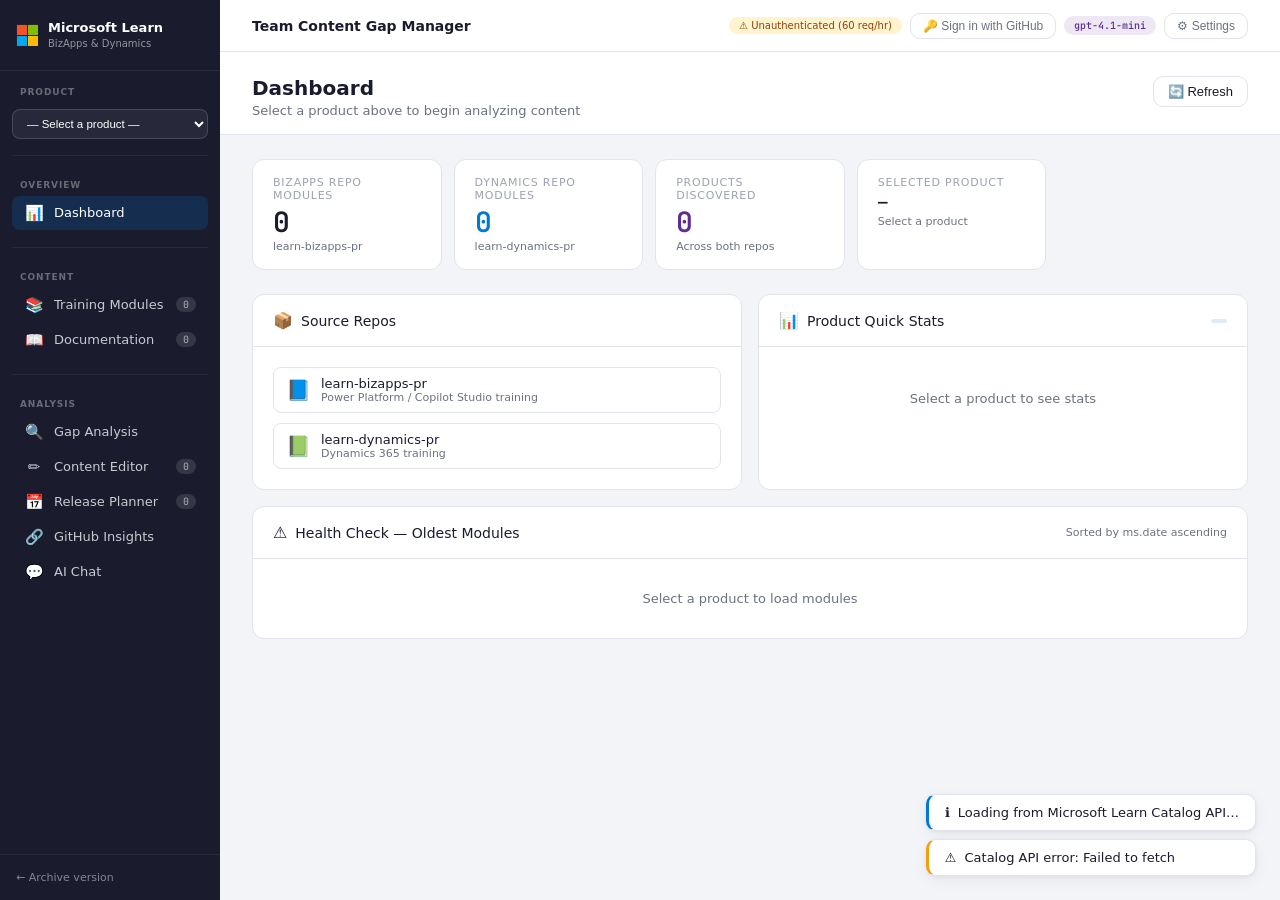
<file: team.html>
<!DOCTYPE html>
<html lang="en">
<head>
<meta charset="UTF-8" />
<meta name="viewport" content="width=device-width, initial-scale=1.0" />
<meta http-equiv="Cache-Control" content="no-cache, no-store, must-revalidate" />
<meta http-equiv="Pragma" content="no-cache" />
<meta http-equiv="Expires" content="0" />
<meta name="version" content="20260617-1130" />
<title>Team Content Gap Manager — BizApps &amp; Dynamics</title>
<link href="https://fonts.googleapis.com/css2?family=Segoe+UI:wght@300;400;500;600;700&family=JetBrains+Mono:wght@400;500&display=swap" rel="stylesheet" />
<link rel="stylesheet" href="css/styles.css" />
</head>
<body>
<!-- SIDEBAR -->
<aside class="sidebar">
  <div class="sidebar-brand">
    <svg width="22" height="22" viewBox="0 0 24 24" fill="none">
      <rect width="11" height="11" x="1" y="1" fill="#f35325"/>
      <rect width="11" height="11" x="13" y="1" fill="#81bc06"/>
      <rect width="11" height="11" x="1" y="13" fill="#05a6f0"/>
      <rect width="11" height="11" x="13" y="13" fill="#ffba08"/>
    </svg>
    <div class="sidebar-brand-text">
      Microsoft Learn
      <small>BizApps &amp; Dynamics</small>
    </div>
  </div>

  <div class="sidebar-section">
    <p class="sidebar-label">Product</p>
    <select class="sidebar-product-select" id="product-select" onchange="onProductChange(this.value)">
      <option value="">— Select a product —</option>
    </select>
  </div>

  <div class="sidebar-divider"></div>
  <div class="sidebar-section">
    <p class="sidebar-label">Overview</p>
    <ul class="sidebar-nav">
      <li><a class="active" onclick="switchView('dashboard')" data-view="dashboard">
        <span class="nav-icon">📊</span> Dashboard
      </a></li>
    </ul>
  </div>
  <div class="sidebar-divider"></div>
  <div class="sidebar-section">
    <p class="sidebar-label">Content</p>
    <ul class="sidebar-nav">
      <li><a onclick="switchView('modules')" data-view="modules">
        <span class="nav-icon">📚</span> Training Modules
        <span class="nav-count" id="count-modules">0</span>
      </a></li>
      <li><a onclick="switchView('docs')" data-view="docs">
        <span class="nav-icon">📖</span> Documentation
        <span class="nav-count" id="count-docs">0</span>
      </a></li>
    </ul>
  </div>
  <div class="sidebar-divider"></div>
  <div class="sidebar-section">
    <p class="sidebar-label">Analysis</p>
    <ul class="sidebar-nav">
      <li><a onclick="switchView('gap-analysis')" data-view="gap-analysis">
        <span class="nav-icon">🔍</span> Gap Analysis
      </a></li>
      <li><a onclick="switchView('editor')" data-view="editor">
        <span class="nav-icon">✏️</span> Content Editor
        <span class="nav-count" id="count-suggestions">0</span>
      </a></li>
      <li><a onclick="switchView('release-planner')" data-view="release-planner">
        <span class="nav-icon">📅</span> Release Planner
        <span class="nav-count" id="count-features">0</span>
      </a></li>
      <li><a onclick="switchView('insights')" data-view="insights">
        <span class="nav-icon">🔗</span> GitHub Insights
      </a></li>
      <li><a onclick="switchView('ai-chat')" data-view="ai-chat">
        <span class="nav-icon">💬</span> AI Chat
      </a></li>
    </ul>
  </div>
  <div class="sidebar-footer">
    <a href="index.html" title="Archive version (Catalog API)">← Archive version</a>
  </div>
</aside>

<!-- MAIN -->
<div class="main">

  <!-- TOP BAR -->
  <header class="topbar">
    <span class="topbar-title" id="topbar-title">Team Content Gap Manager</span>
    <div class="topbar-right">
      <span class="badge-warn" id="auth-badge" style="display:none;">⚠ Unauthenticated (60 req/hr)</span>
      <button class="btn-settings" id="github-login-btn" onclick="initiateGitHubLogin()" style="display:none;">🔑 Sign in with GitHub</button>
      <button class="btn-settings" id="github-logout-btn" onclick="logoutGitHub()" style="display:none;">🚪 Sign out</button>
      <span class="badge-model" id="model-badge">gpt-4.1-mini</span>
      <button class="btn-settings" onclick="openSettings()">⚙ Settings</button>
    </div>
  </header>

  <!-- DASHBOARD VIEW -->
  <section class="view active" id="view-dashboard">
    <div class="page-header">
      <div class="page-header-text">
        <h1>Dashboard</h1>
        <p id="dashboard-subtitle">Select a product above to begin analyzing content</p>
      </div>
      <div class="page-header-actions">
        <button class="btn btn-secondary" onclick="refreshData()">🔄 Refresh</button>
      </div>
    </div>
    <div class="page-body" id="dashboard-body">
      <div class="stat-grid" id="stat-grid">
        <div class="stat-card">
          <div class="stat-card-label">BizApps Repo Modules</div>
          <div class="stat-card-value" id="stat-bizapps">—</div>
          <div class="stat-card-sub">learn-bizapps-pr</div>
        </div>
        <div class="stat-card">
          <div class="stat-card-label">Dynamics Repo Modules</div>
          <div class="stat-card-value" id="stat-dynamics" style="color:var(--primary);">—</div>
          <div class="stat-card-sub">learn-dynamics-pr</div>
        </div>
        <div class="stat-card">
          <div class="stat-card-label">Products Discovered</div>
          <div class="stat-card-value" id="stat-products" style="color:var(--purple);">—</div>
          <div class="stat-card-sub">Across both repos</div>
        </div>
        <div class="stat-card">
          <div class="stat-card-label">Selected Product</div>
          <div class="stat-card-value" id="stat-selected" style="font-size:16px;">—</div>
          <div class="stat-card-sub" id="stat-selected-sub">Select a product</div>
        </div>
      </div>

      <div style="display: grid; grid-template-columns: 1fr 1fr; gap: 16px; margin-bottom: 16px;">
        <div class="card">
          <div class="card-header">
            <span>📦</span>
            <h3>Source Repos</h3>
          </div>
          <div class="card-body" style="display:flex;flex-direction:column;gap:10px;">
            <a href="https://github.com/MicrosoftDocs/learn-bizapps-pr" target="_blank" style="display:flex;align-items:center;gap:10px;text-decoration:none;color:var(--text);padding:8px 12px;border:1px solid var(--border);border-radius:8px;transition:border-color 0.15s;">
              <span style="font-size:20px;">📘</span>
              <div>
                <div style="font-size:13px;font-weight:500;">learn-bizapps-pr</div>
                <div style="font-size:11px;color:var(--text-muted);">Power Platform / Copilot Studio training</div>
              </div>
            </a>
            <a href="https://github.com/MicrosoftDocs/learn-dynamics-pr" target="_blank" style="display:flex;align-items:center;gap:10px;text-decoration:none;color:var(--text);padding:8px 12px;border:1px solid var(--border);border-radius:8px;transition:border-color 0.15s;">
              <span style="font-size:20px;">📗</span>
              <div>
                <div style="font-size:13px;font-weight:500;">learn-dynamics-pr</div>
                <div style="font-size:11px;color:var(--text-muted);">Dynamics 365 training</div>
              </div>
            </a>
          </div>
        </div>
        <div class="card">
          <div class="card-header">
            <span>📊</span>
            <h3>Product Quick Stats</h3>
            <span class="tag tag-blue ml-auto" id="quick-stats-product"></span>
          </div>
          <div class="card-body" id="quick-stats-body">
            <div class="empty-state" style="padding:1.5rem;"><p>Select a product to see stats</p></div>
          </div>
        </div>
      </div>

      <div class="card">
        <div class="card-header">
          <span>⚠️</span>
          <h3>Health Check — Oldest Modules</h3>
          <span class="text-xs text-muted ml-auto">Sorted by ms.date ascending</span>
        </div>
        <div class="card-body" style="padding:0; max-height:420px; overflow-y:auto;">
          <div id="health-list">
            <div class="empty-state" style="padding:2rem;"><p>Select a product to load modules</p></div>
          </div>
        </div>
      </div>
    </div>
  </section>

  <!-- MODULES VIEW -->
  <section class="view" id="view-modules">
    <div class="page-header">
      <div class="page-header-text">
        <h1>Training Modules</h1>
        <p id="modules-subtitle">Select a product to view modules from GitHub</p>
      </div>
      <div class="page-header-actions">
        <input type="text" id="module-search" placeholder="Search modules…" style="padding:7px 12px;border:1px solid var(--border);border-radius:var(--radius);font-size:13px;font-family:'Segoe UI',sans-serif;outline:none;width:200px;background:var(--bg);" oninput="filterModules(this.value)" />
        <select id="module-author-filter" style="padding:7px 10px;border:1px solid var(--border);border-radius:var(--radius);font-size:12px;font-family:'Segoe UI',sans-serif;background:var(--bg);" onchange="filterByAuthor(this.value)">
          <option value="">All authors</option>
        </select>
        <select id="module-sort" style="padding:7px 10px;border:1px solid var(--border);border-radius:var(--radius);font-size:12px;font-family:'Segoe UI',sans-serif;background:var(--bg);" onchange="sortModules(this.value)">
          <option value="title">Sort: Title</option>
          <option value="date">Sort: Date (newest)</option>
          <option value="units">Sort: Unit count</option>
        </select>
      </div>
    </div>
    <div class="page-body">
      <div id="module-progress" style="display:none;margin-bottom:16px;">
        <div class="progress-bar-wrap"><div class="progress-bar-fill" id="module-progress-bar" style="width:0%;"></div></div>
        <div class="progress-text" id="module-progress-text">Loading modules…</div>
      </div>
      <div class="module-list" id="module-list">
        <div class="empty-state"><div class="empty-state-icon">📚</div><p>Select a product to load training modules</p></div>
      </div>
    </div>
  </section>

  <!-- DOCUMENTATION VIEW -->
  <section class="view" id="view-docs">
    <div class="page-header">
      <div class="page-header-text">
        <h1>Documentation</h1>
        <p id="docs-subtitle">Documentation TOC for the selected product</p>
      </div>
      <div class="page-header-actions">
        <input type="text" placeholder="Search topics…" style="padding:7px 12px;border:1px solid var(--border);border-radius:var(--radius);font-size:13px;font-family:'Segoe UI',sans-serif;outline:none;width:200px;background:var(--bg);" oninput="filterDocs(this.value)" />
        <span class="text-xs text-muted" id="doc-topic-total"></span>
      </div>
    </div>
    <div class="page-body">
      <div id="doc-tree-container">
        <div class="empty-state"><div class="empty-state-icon">📖</div><p>Select a product to load documentation topics</p></div>
      </div>
    </div>
  </section>

  <!-- GAP ANALYSIS VIEW -->
  <section class="view" id="view-gap-analysis">
    <div class="page-header">
      <div class="page-header-text">
        <h1>Gap Analysis</h1>
        <p>Compare training content against documentation to find coverage gaps</p>
      </div>
      <div class="page-header-actions">
        <button class="btn btn-ghost btn-sm" onclick="exportGapCSV()" id="export-csv-btn" style="display:none;">📥 CSV</button>
        <button class="btn btn-ghost btn-sm" onclick="exportGapHTML()" id="export-html-btn" style="display:none;">📄 Report</button>
        <button class="btn btn-secondary" onclick="runClientGapAnalysis()" id="client-gap-btn">⚡ Quick scan</button>
        <button class="btn btn-primary" onclick="runAIGapAnalysis()" id="ai-gap-btn">🤖 AI deep analysis</button>
      </div>
    </div>
    <div class="page-body">
      <div class="gap-perspective-bar" id="gap-perspective" style="display:none;">
        <button class="gap-perspective-btn active" id="persp-doc-btn" onclick="toggleGapPerspective('doc')">📄 By Doc Topic</button>
        <button class="gap-perspective-btn" id="persp-module-btn" onclick="toggleGapPerspective('module')">📦 By Module</button>
      </div>
      <div id="gap-summary" style="margin-bottom:16px;display:none;">
        <div class="stat-grid">
          <div class="stat-card">
            <div class="stat-card-label">Doc Topics</div>
            <div class="stat-card-value" id="gap-total-docs">0</div>
          </div>
          <div class="stat-card">
            <div class="stat-card-label">Covered</div>
            <div class="stat-card-value" style="color:var(--success);" id="gap-covered">0</div>
          </div>
          <div class="stat-card">
            <div class="stat-card-label">Partial</div>
            <div class="stat-card-value" style="color:var(--warning);" id="gap-partial">0</div>
          </div>
          <div class="stat-card">
            <div class="stat-card-label">Uncovered</div>
            <div class="stat-card-value" style="color:var(--danger);" id="gap-uncovered">0</div>
          </div>
          <div class="stat-card">
            <div class="stat-card-label">Coverage</div>
            <div class="stat-card-value" id="gap-pct" style="color:var(--primary);">0%</div>
          </div>
        </div>
        <div class="coverage-bar" id="gap-coverage-bar" style="margin-top:8px;"></div>
      </div>
      <div id="gap-visuals" style="display:none;margin-bottom:16px;">
        <div style="display:grid;grid-template-columns:1fr 1fr;gap:16px;">
          <div class="card">
            <div class="card-header"><span>🗺️</span><h3>Coverage heatmap</h3><span class="text-xs text-muted ml-auto">Click cell for details</span></div>
            <div class="card-body">
              <div style="display:flex;gap:12px;margin-bottom:8px;font-size:10px;color:var(--text-muted);">
                <span style="display:flex;align-items:center;gap:4px;"><span style="width:10px;height:10px;border-radius:2px;background:var(--success);"></span> Covered</span>
                <span style="display:flex;align-items:center;gap:4px;"><span style="width:10px;height:10px;border-radius:2px;background:var(--warning);"></span> Partial</span>
                <span style="display:flex;align-items:center;gap:4px;"><span style="width:10px;height:10px;border-radius:2px;background:var(--danger);opacity:0.7;"></span> Uncovered</span>
              </div>
              <div class="heatmap" id="gap-heatmap"></div>
              <div id="gap-detail-panel"></div>
            </div>
          </div>
          <div class="card">
            <div class="card-header"><span>📋</span><h3>Topic list</h3><span class="text-xs text-muted ml-auto">Click to inspect</span></div>
            <div class="card-body">
              <div class="gap-list-filter" id="gap-list-filter">
                <button class="active" onclick="filterGapList('all')">All</button>
                <button onclick="filterGapList('uncovered')">🔴 Uncovered</button>
                <button onclick="filterGapList('partial')">🟡 Partial</button>
                <button onclick="filterGapList('covered')">🟢 Covered</button>
              </div>
              <div class="gap-list" id="gap-list"></div>
            </div>
          </div>
        </div>
        <div style="margin-top:16px;">
          <div class="card">
            <div class="card-header"><span>📅</span><h3>Training freshness</h3><span class="text-xs text-muted ml-auto">By ms.date</span></div>
            <div class="card-body" style="max-height:260px;overflow-y:auto;">
              <div class="timeline" id="gap-timeline"></div>
            </div>
          </div>
        </div>
      </div>
      <div id="gap-results">
        <div class="empty-state">
          <div class="empty-state-icon">🔍</div>
          <p>Load a product first, then click Quick scan or AI deep analysis.</p>
        </div>
      </div>
      <!-- MODULE-CENTRIC GAP VIEW -->
      <div id="gap-module-view" style="display:none;">
        <div class="mgap-layout">
          <div>
            <div class="card">
              <div class="card-header">
                <span>📦</span><h3>Training Modules</h3>
                <span class="text-xs text-muted ml-auto" id="mgap-count"></span>
              </div>
              <div class="card-body" style="padding:10px;">
                <input type="text" class="mgap-search" placeholder="Search modules…" id="mgap-search" oninput="filterModuleGapList(this.value)" />
                <div class="gap-list-filter" id="mgap-filter" style="margin-top:8px;">
                  <button class="active" onclick="filterModuleGapStatus('all')">All</button>
                  <button onclick="filterModuleGapStatus('has-gaps')">🔴 Has Gaps</button>
                  <button onclick="filterModuleGapStatus('good')">🟢 Good Coverage</button>
                </div>
                <div id="mgap-list" style="max-height:58vh;overflow-y:auto;margin-top:8px;"></div>
              </div>
            </div>
          </div>
          <div>
            <div class="card" id="mgap-detail-card">
              <div class="card-header">
                <span>🔍</span><h3 id="mgap-detail-title">Module Gap Details</h3>
              </div>
              <div class="card-body" id="mgap-detail-body" style="max-height:68vh;overflow-y:auto;">
                <div class="empty-state" style="padding:2rem;">
                  <div class="empty-state-icon">📦</div>
                  <p>Select a module from the list to see which documentation topics it covers and where gaps exist.</p>
                </div>
              </div>
            </div>
          </div>
        </div>
      </div>
    </div>
  </section>

  <!-- CONTENT EDITOR VIEW -->
  <section class="view" id="view-editor">
    <div class="page-header">
      <div class="page-header-text">
        <h1>✏️ Content Editor</h1>
        <p id="editor-subtitle">AI-powered module generation from gaps or URLs</p>
      </div>
      <div class="page-header-actions">
        <button class="btn btn-secondary btn-sm" id="doc-ref-toggle-btn" onclick="toggleDocRefPanel()">📖 Doc Reference</button>
        <button class="btn btn-secondary" id="refresh-suggestions-btn" onclick="refreshEditorSuggestions()">🔄 Generate Suggestions</button>
        <button class="btn btn-primary" id="generate-plan-btn" onclick="generateContentPlan()">📋 Content Plan</button>
        <button class="btn btn-secondary" id="export-plan-btn" onclick="exportContentPlan()" style="display:none;">⬇ Export Plan</button>
      </div>
    </div>
    <div class="page-body" style="position:relative;">
      <!-- Doc Reference Panel (side panel) -->
      <div class="doc-ref-panel" id="doc-ref-panel" style="display:none;">
        <div class="doc-ref-header">
          <h3>📖 Documentation Reference</h3>
          <button class="btn btn-ghost btn-sm" onclick="toggleDocRefPanel()">✕</button>
        </div>
        <div class="doc-ref-search">
          <input type="text" id="doc-ref-search-input" placeholder="Search documentation..." oninput="debouncedDocRefSearch(this.value)" />
        </div>
        <div class="doc-ref-content" id="doc-ref-content">
          <div class="doc-ref-empty">
            <p>📖 Select a suggestion or generate content to see related documentation topics</p>
          </div>
        </div>
      </div>

      <!-- URL Input Section -->
      <div class="url-input-section" id="url-input-section">
        <div class="url-input-header">
          <h3>📎 Generate from URL or Repo</h3>
          <p>Paste a documentation URL, or browse a private repo to pull source content</p>
        </div>
        <div class="url-input-row">
          <input type="text" id="url-input" placeholder="https://learn.microsoft.com/... or owner/repo/path/to/file.yml" />
          <button class="btn btn-primary" onclick="generateFromUrl()">🚀 Generate Module</button>
          <button class="btn btn-secondary" onclick="openRepoBrowser()">📂 Browse Repo</button>
        </div>
      </div>

      <!-- Repo Browser Panel -->
      <div class="url-input-section" id="repo-browser-panel" style="display:none;">
        <div class="url-input-header" style="display:flex;align-items:center;gap:8px;">
          <h3 style="flex:1;">📂 Repository Browser</h3>
          <button class="btn btn-ghost btn-sm" onclick="closeRepoBrowser()">✕ Close</button>
        </div>
        <div style="display:flex;gap:8px;margin-bottom:10px;align-items:center;">
          <input type="text" id="repo-browser-input" placeholder="owner/repo (e.g. MicrosoftDocs/learn-bizapps-pr)" style="flex:1;padding:8px 12px;border:1px solid var(--border);border-radius:var(--radius);font-size:13px;background:var(--bg);" />
          <input type="text" id="repo-browser-branch" placeholder="main" style="width:100px;padding:8px 12px;border:1px solid var(--border);border-radius:var(--radius);font-size:13px;background:var(--bg);" />
          <button class="btn btn-primary btn-sm" onclick="browseRepo()">Load</button>
        </div>
        <div id="repo-browser-breadcrumb" style="font-size:12px;color:var(--text-muted);margin-bottom:8px;"></div>
        <div id="repo-browser-list" style="max-height:300px;overflow-y:auto;border:1px solid var(--border);border-radius:var(--radius);background:var(--surface2);"></div>
      </div>

      <!-- Gap-Driven Suggestions Section -->
      <div class="card" style="margin-bottom:16px;">
        <div class="card-header" style="display:flex;align-items:center;gap:12px;">
          <span style="font-size:20px;">🎯</span>
          <div style="flex:1;">
            <h3 style="margin:0;font-size:14px;">Content Suggestions from Gap Analysis</h3>
            <p style="margin:0;font-size:11px;color:var(--text-muted);">AI-powered recommendations for closing documentation gaps</p>
          </div>
          <span class="tag tag-blue" id="count-suggestions">0</span>
        </div>
        <div class="card-body">
          <div id="editor-suggestions-container">
            <div class="empty-state" style="padding:2rem;">
              <div class="empty-state-icon">✨</div>
              <p><strong>Step 1:</strong> Run Gap Analysis for your selected product<br>
              <strong>Step 2:</strong> Click "🔄 Refresh" above to generate AI-powered content suggestions<br><br>
              The AI will analyze each gap and recommend the best action (edit existing, add section, create unit, or new module).</p>
            </div>
          </div>
        </div>
      </div>

      <!-- Legacy URL-based Module Generation -->
      <details style="margin-bottom:16px;">
        <summary style="cursor:pointer;padding:12px;background:var(--bg-muted);border-radius:8px;font-weight:500;">
          📎 Legacy: Generate from URL (old workflow)
        </summary>
        <div style="padding:12px;">
          <div id="editor-empty" class="empty-state">
            <div class="empty-state-icon">✏️</div>
            <p>Paste a URL above to generate a training module directly (old workflow).</p>
          </div>
          <div id="editor-content" style="display:none;">
            <div class="editor-tabs" id="editor-tabs">
              <button class="editor-tab active" onclick="switchEditorTab('new')">📝 New Content <span class="tab-count" id="tab-count-new">0</span></button>
              <button class="editor-tab" onclick="switchEditorTab('update')">🔄 Updates Needed <span class="tab-count" id="tab-count-update">0</span></button>
              <button class="editor-tab" onclick="switchEditorTab('outdated')">⏰ Outdated <span class="tab-count" id="tab-count-outdated">0</span></button>
            </div>
            <div class="editor-layout">
              <div>
                <div class="suggestion-list" id="suggestion-list"></div>
              </div>
              <div>
                <div class="module-builder-panel" id="module-builder-panel">
                  <div class="module-builder-header">
                    <span>🏗️</span>
                    <h3 id="module-builder-title">Module Builder</h3>
                    <button class="btn btn-ghost btn-sm" onclick="copyModuleContent()" id="copy-module-btn" style="display:none;">📋 Copy</button>
                  </div>
                  <div id="module-builder-progress" style="display:none;">
                    <div class="generation-progress" id="progress-steps"></div>
                  </div>
                  <div class="unit-tabs-bar" id="unit-tabs-bar" style="display:none;"></div>
                  <div class="module-builder-body" id="module-builder-body">
                    <div class="empty-state" style="padding:2rem;">
                      <div class="empty-state-icon">🏗️</div>
                      <p>Select a suggestion and click <strong>Generate Module</strong> to build a full training module with Overview, Introduction, Areas, Knowledge Check &amp; Summary.<br><br>Or paste a URL above to generate from documentation.</p>
                    </div>
                  </div>
                  <div class="module-builder-footer" id="module-builder-footer" style="display:none;">
                    <button class="btn btn-primary btn-sm" onclick="exportModule('bundle')">📦 Export Module</button>
                    <button class="btn btn-secondary btn-sm" onclick="exportModule('md')">⬇ Current .md</button>
                    <button class="btn btn-secondary btn-sm" onclick="exportModule('yaml')">⬇ YAML</button>
                    <button class="btn btn-secondary btn-sm" onclick="exportModule('json')">⬇ JSON</button>
                    <div style="flex:1;"></div>
                    <button class="btn btn-primary btn-sm" onclick="regenerateCurrentUnit()">🔄 Regenerate Unit</button>
                  </div>
                </div>
              </div>
            </div>
          </div>
        </div>
      </details>
    </div>
  </section>

  <!-- GITHUB INSIGHTS VIEW -->
  <section class="view" id="view-insights">
    <div class="page-header">
      <div class="page-header-text">
        <h1>GitHub Insights</h1>
        <p>Recent activity and contributor data from both repos</p>
      </div>
      <div class="page-header-actions">
        <button class="btn btn-secondary" onclick="loadInsights()">🔄 Refresh</button>
      </div>
    </div>
    <div class="page-body">
      <div style="display:grid;grid-template-columns:1fr 1fr;gap:16px;margin-bottom:16px;">
        <div class="card">
          <div class="card-header"><span>📘</span><h3>Recent Commits — learn-bizapps-pr</h3></div>
          <div class="card-body" style="max-height:400px;overflow-y:auto;" id="commits-bizapps">
            <div class="loading-overlay"><div class="loading-spinner"></div> Loading…</div>
          </div>
        </div>
        <div class="card">
          <div class="card-header"><span>📗</span><h3>Recent Commits — learn-dynamics-pr</h3></div>
          <div class="card-body" style="max-height:400px;overflow-y:auto;" id="commits-dynamics">
            <div class="loading-overlay"><div class="loading-spinner"></div> Loading…</div>
          </div>
        </div>
      </div>
      <div style="display:grid;grid-template-columns:1fr 1fr;gap:16px;margin-bottom:16px;">
        <div class="card">
          <div class="card-header"><span>👥</span><h3>Modules by Author</h3></div>
          <div class="card-body" style="max-height:400px;overflow-y:auto;" id="modules-by-author">
            <div class="empty-state" style="padding:1rem;"><p>Load a product first</p></div>
          </div>
        </div>
        <div class="card">
          <div class="card-header"><span>🔄</span><h3>Update Cycle Distribution</h3></div>
          <div class="card-body" id="update-cycle-dist">
            <div class="empty-state" style="padding:1rem;"><p>Load a product first</p></div>
          </div>
        </div>
      </div>
    </div>
  </section>

  <!-- RELEASE PLANNER VIEW -->
  <section class="view" id="view-release-planner">
    <div class="page-header">
      <div class="page-header-text">
        <h1>📅 Release Planner</h1>
        <p>Track upcoming product features and their documentation status</p>
      </div>
      <div class="page-header-actions">
        <select id="rp-product-select" class="select" style="width:250px;margin-right:8px;" onchange="updateReleasePlannerProduct()">
          <option value="">Select a product...</option>
          <option value="Copilot Studio">Copilot Studio</option>
          <option value="Supply Chain Management">Supply Chain Management</option>
          <option value="Power Apps">Power Apps</option>
          <option value="Power BI">Power BI</option>
          <option value="Dynamics 365 Sales">Dynamics 365 Sales</option>
          <option value="Customer Service">Customer Service</option>
          <option value="Field Service">Field Service</option>
          <option value="Power Automate">Power Automate</option>
        </select>
        <button class="btn btn-secondary btn-sm" onclick="checkDocumentationForFeatures()" title="Cross-reference features with loaded documentation">📚 Check Docs</button>
        <button class="btn btn-secondary btn-sm" onclick="batchRefreshAllProducts()" title="Load features for all configured products">📥 Refresh All</button>
        <button class="btn btn-primary" onclick="refreshReleasePlanner()">🔄 Load Features</button>
      </div>
    </div>
    <div class="page-body">
      <div id="release-planner-content">
        <div class="empty-state" style="padding:3rem;">
          <div class="empty-state-icon">📅</div>
          <h3>Welcome to Release Planner</h3>
          <p>Track upcoming Microsoft product features with their preview dates, GA dates, and documentation status.<br><br>
          <strong>How to use:</strong><br>
          1. Select a product from the dropdown above<br>
          2. Click "Load Features" to fetch the latest release plan<br>
          3. Review features grouped by release wave<br>
          4. Click "Analyze" to check if documentation exists for a feature</p>
        </div>
      </div>
    </div>
  </section>

  <!-- AI CHAT VIEW -->
  <section class="view" id="view-ai-chat">
    <div class="page-header">
      <div class="page-header-text">
        <h1>💬 AI Chat</h1>
        <p>Ask questions about your content, gaps, modules, and documentation</p>
      </div>
      <div class="page-header-actions">
        <button class="btn btn-secondary btn-sm" onclick="clearChatHistory()">🗑 Clear Chat</button>
        <button class="btn btn-secondary btn-sm" onclick="exportChatHistory()">📋 Export</button>
      </div>
    </div>
    <div class="page-body" style="display:flex;flex-direction:column;height:calc(100vh - 140px);padding:0;">
      <div class="chat-messages" id="chat-messages">
        <div class="chat-welcome">
          <div class="chat-welcome-icon">🤖</div>
          <h3>Content Gap AI Assistant</h3>
          <p>I have access to your loaded modules, documentation, and gap analysis results. Ask me anything about your content!</p>
          <div class="chat-suggestions" id="chat-suggestions">
            <button class="chat-suggestion-chip" onclick="sendChatSuggestion(this)">What are the biggest content gaps?</button>
            <button class="chat-suggestion-chip" onclick="sendChatSuggestion(this)">Which modules need updating?</button>
            <button class="chat-suggestion-chip" onclick="sendChatSuggestion(this)">Summarize coverage for this product</button>
            <button class="chat-suggestion-chip" onclick="sendChatSuggestion(this)">Suggest priorities for new content</button>
          </div>
        </div>
      </div>
      <div class="chat-input-area">
        <div class="chat-context-bar" id="chat-context-bar">
          <span class="chat-context-label">📎 Context:</span>
          <span class="chat-context-tag" id="chat-ctx-modules">0 modules</span>
          <span class="chat-context-tag" id="chat-ctx-docs">0 docs</span>
          <span class="chat-context-tag" id="chat-ctx-gaps">0 gaps</span>
        </div>
        <div class="chat-input-row">
          <textarea id="chat-input" placeholder="Ask about your content gaps, modules, or documentation..." rows="1" onkeydown="handleChatKeydown(event)" oninput="autoResizeChatInput(this)"></textarea>
          <button class="btn btn-primary chat-send-btn" id="chat-send-btn" onclick="sendChatMessage()">
            <span>↑</span>
          </button>
        </div>
      </div>
    </div>
  </section>

</div><!-- /main -->

<!-- SETTINGS MODAL -->
<div class="modal-overlay" id="settings-modal">
  <div class="modal">
    <div class="modal-header">
      <h2>⚙️ Settings</h2>
      <button class="btn btn-ghost" onclick="closeSettings()">✕</button>
    </div>
    <div class="modal-body">
      <div class="field">
        <label>GitHub Authentication</label>
        <div id="settings-auth-status" style="margin-bottom:8px;font-size:12px;"></div>
        <div style="display:flex;gap:8px;align-items:center;margin-bottom:8px;">
          <button class="btn btn-primary btn-sm" onclick="initiateGitHubLogin()">🔑 Sign in with GitHub (SSO)</button>
          <span style="font-size:11px;color:var(--text-muted);">Recommended — uses OAuth for private repo access</span>
        </div>
        <details style="margin-top:6px;">
          <summary style="font-size:12px;color:var(--text-muted);cursor:pointer;">Or use a Personal Access Token instead</summary>
          <div style="margin-top:8px;">
            <input type="password" id="api-key-input" placeholder="ghp_… or github_pat_…" autocomplete="off" />
            <p class="field-hint">Used for GitHub API auth &amp; GitHub Models AI. Generate at <a href="https://github.com/settings/tokens" target="_blank" style="color:var(--primary);">github.com/settings/tokens</a>. Stored in localStorage as <code>gh_models_token</code>.</p>
          </div>
        </details>
      </div>
      <div class="field">
        <label>AI Model</label>
        <select id="ai-model-select">
          <option value="openai/gpt-4.1-mini">GPT-4.1 Mini (fast, 150 req/day)</option>
          <option value="openai/gpt-4.1-nano">GPT-4.1 Nano (fastest, 150 req/day)</option>
          <option value="openai/gpt-4.1">GPT-4.1 (powerful, 50 req/day)</option>
          <option value="meta/llama-4-scout-17b-16e-instruct">Llama 4 Scout 17B (150 req/day)</option>
          <option value="mistralai/mistral-small-2503">Mistral Small (150 req/day)</option>
          <option value="deepseek/deepseek-r1">DeepSeek R1 (50 req/day)</option>
        </select>
        <p class="field-hint">Powered by <a href="https://github.com/marketplace/models" target="_blank" style="color:var(--primary);">GitHub Models</a>.</p>
      </div>
      <div class="field">
        <label>Cache TTL</label>
        <select id="cache-ttl-select">
          <option value="1">1 hour</option>
          <option value="4" selected>4 hours</option>
          <option value="12">12 hours</option>
          <option value="24">24 hours</option>
          <option value="72">72 hours</option>
        </select>
      </div>
      <div class="field">
        <label>Display Name</label>
        <input type="text" id="display-name-input" placeholder="e.g. Jane Smith" />
      </div>
    </div>
    <div class="modal-footer">
      <button class="btn btn-danger btn-sm" onclick="clearAllCache()">🗑 Clear cache</button>
      <button class="btn btn-sm" style="background:var(--warning);color:#000;" onclick="runDiagnostics()">🔍 Test Connection</button>
      <div style="flex:1;"></div>
      <button class="btn btn-secondary" onclick="closeSettings()">Cancel</button>
      <button class="btn btn-primary" onclick="saveSettings()">Save</button>
    </div>
  </div>
</div>

<div class="toast-container" id="toasts"></div>
<script src="js/auth.js"></script>
<script src="js/config.js"></script>
<script src="js/helpers.js"></script>
<script src="js/ai.js"></script>
<script src="js/data.js"></script>
<script src="js/docs.js"></script>
<script src="js/init.js"></script>
<script src="js/dashboard.js"></script>
<script src="js/modules.js"></script>
<script src="js/doc-tree.js"></script>
<script src="js/gap-analysis.js"></script>
<script src="js/editor-suggestions.js"></script>
<script src="js/ai-gap.js"></script>
<script src="js/exports.js"></script>
<script src="js/insights.js"></script>
<script src="js/module-gap-view.js"></script>
<script src="js/url-fetcher.js"></script>
<script src="js/prompts.js"></script>
<script src="js/content-editor.js"></script>
<script src="js/doc-reference.js"></script>
<script src="js/github-pr.js"></script>
<script src="js/content-generation.js"></script>
<script src="js/release-planner.js"></script>
<script src="js/module-generator.js"></script>
<script src="js/ai-chat.js"></script>
<script src="js/nav-settings.js"></script>
</body>
</html>
</file>
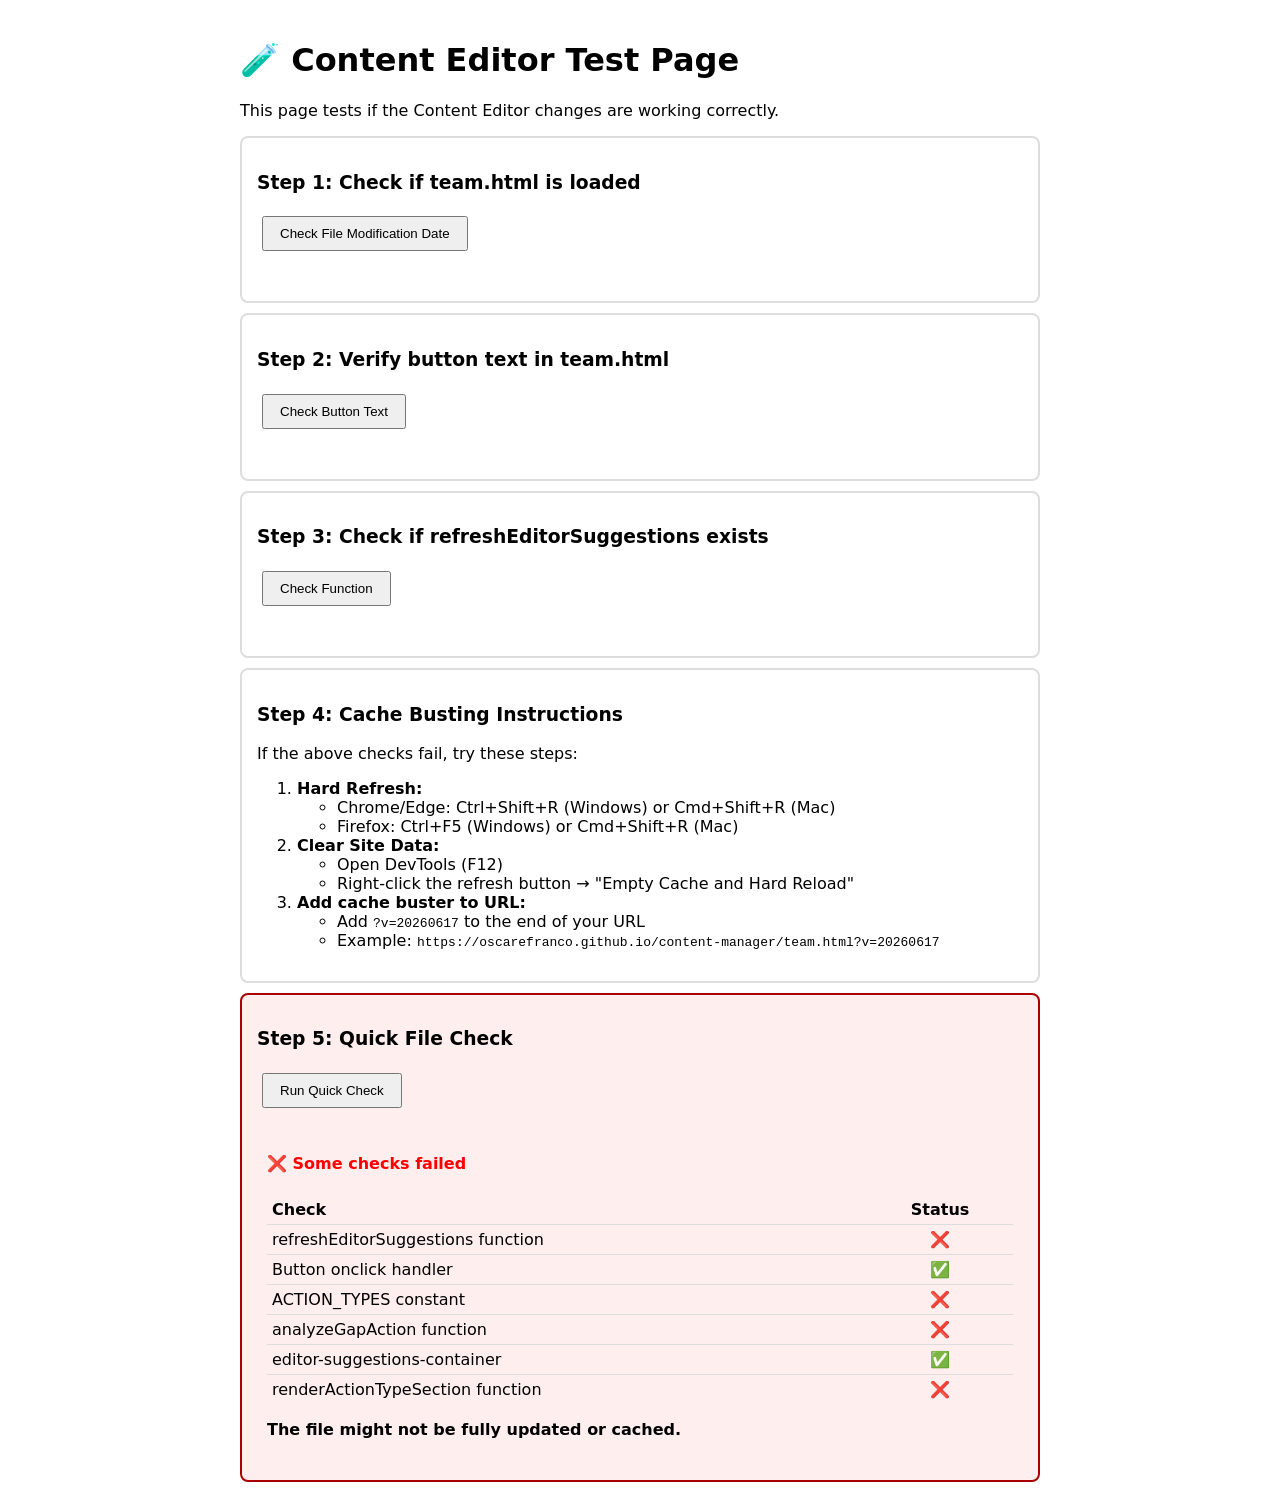
<file: test-editor.html>
<!DOCTYPE html>
<html>
<head>
  <meta charset="UTF-8">
  <title>Content Editor Test</title>
  <style>
    body { font-family: system-ui; padding: 20px; max-width: 800px; margin: 0 auto; }
    .step { padding: 15px; margin: 10px 0; border: 2px solid #ddd; border-radius: 8px; }
    .step.pass { border-color: #0a0; background: #efe; }
    .step.fail { border-color: #a00; background: #fee; }
    button { padding: 8px 16px; margin: 5px; cursor: pointer; }
    pre { background: #f5f5f5; padding: 10px; border-radius: 4px; overflow-x: auto; }
    .result { margin-top: 10px; padding: 10px; border-radius: 4px; }
  </style>
</head>
<body>
  <h1>🧪 Content Editor Test Page</h1>
  <p>This page tests if the Content Editor changes are working correctly.</p>

  <div class="step" id="step1">
    <h3>Step 1: Check if team.html is loaded</h3>
    <button onclick="checkFileDate()">Check File Modification Date</button>
    <div id="result1" class="result"></div>
  </div>

  <div class="step" id="step2">
    <h3>Step 2: Verify button text in team.html</h3>
    <button onclick="checkButtonText()">Check Button Text</button>
    <div id="result2" class="result"></div>
  </div>

  <div class="step" id="step3">
    <h3>Step 3: Check if refreshEditorSuggestions exists</h3>
    <button onclick="checkFunction()">Check Function</button>
    <div id="result3" class="result"></div>
  </div>

  <div class="step" id="step4">
    <h3>Step 4: Cache Busting Instructions</h3>
    <p>If the above checks fail, try these steps:</p>
    <ol>
      <li><strong>Hard Refresh:</strong>
        <ul>
          <li>Chrome/Edge: Ctrl+Shift+R (Windows) or Cmd+Shift+R (Mac)</li>
          <li>Firefox: Ctrl+F5 (Windows) or Cmd+Shift+R (Mac)</li>
        </ul>
      </li>
      <li><strong>Clear Site Data:</strong>
        <ul>
          <li>Open DevTools (F12)</li>
          <li>Right-click the refresh button → "Empty Cache and Hard Reload"</li>
        </ul>
      </li>
      <li><strong>Add cache buster to URL:</strong>
        <ul>
          <li>Add <code>?v=20260617</code> to the end of your URL</li>
          <li>Example: <code>https://oscarefranco.github.io/content-manager/team.html?v=20260617</code></li>
        </ul>
      </li>
    </ol>
  </div>

  <div class="step" id="step5">
    <h3>Step 5: Quick File Check</h3>
    <button onclick="quickFileCheck()">Run Quick Check</button>
    <div id="result5" class="result"></div>
  </div>

  <script>
    async function checkFileDate() {
      const result = document.getElementById('result1');
      try {
        const response = await fetch('./team.html', { method: 'HEAD' });
        const lastModified = response.headers.get('Last-Modified');
        const date = new Date(lastModified);
        const now = new Date();
        const minAgo = Math.floor((now - date) / 1000 / 60);
        
        result.innerHTML = `
          <strong>Last Modified:</strong> ${lastModified}<br>
          <strong>Time since update:</strong> ${minAgo} minutes ago<br>
          ${minAgo < 60 ? '✅ File was recently updated!' : '⚠️ File might be older than expected'}
        `;
        
        if (minAgo < 60) {
          document.getElementById('step1').classList.add('pass');
        } else {
          document.getElementById('step1').classList.add('fail');
        }
      } catch (e) {
        result.innerHTML = `❌ Error: ${e.message}`;
        document.getElementById('step1').classList.add('fail');
      }
    }

    async function checkButtonText() {
      const result = document.getElementById('result2');
      try {
        const response = await fetch('./team.html');
        const html = await response.text();
        
        const hasNewButton = html.includes('onclick="refreshEditorSuggestions()"');
        const buttonText = html.match(/id="refresh-suggestions-btn"[^>]*>([^<]+)</);
        
        result.innerHTML = `
          <strong>Function call found:</strong> ${hasNewButton ? '✅ Yes' : '❌ No'}<br>
          <strong>Button text:</strong> ${buttonText ? buttonText[1] : 'Not found'}<br>
          ${hasNewButton ? '✅ Button is correctly updated!' : '❌ Button still uses old code'}
        `;
        
        if (hasNewButton) {
          document.getElementById('step2').classList.add('pass');
        } else {
          document.getElementById('step2').classList.add('fail');
        }
      } catch (e) {
        result.innerHTML = `❌ Error: ${e.message}`;
        document.getElementById('step2').classList.add('fail');
      }
    }

    async function checkFunction() {
      const result = document.getElementById('result3');
      try {
        const response = await fetch('./team.html');
        const html = await response.text();
        
        const hasFunction = html.includes('async function refreshEditorSuggestions()');
        const hasBuildFunction = html.includes('async function buildEditorSuggestions()');
        
        result.innerHTML = `
          <strong>refreshEditorSuggestions found:</strong> ${hasFunction ? '✅ Yes' : '❌ No'}<br>
          <strong>buildEditorSuggestions found:</strong> ${hasBuildFunction ? '✅ Yes' : '❌ No'}<br>
          ${hasFunction && hasBuildFunction ? '✅ Both functions exist!' : '❌ Missing functions'}
        `;
        
        if (hasFunction && hasBuildFunction) {
          document.getElementById('step3').classList.add('pass');
        } else {
          document.getElementById('step3').classList.add('fail');
        }
      } catch (e) {
        result.innerHTML = `❌ Error: ${e.message}`;
        document.getElementById('step3').classList.add('fail');
      }
    }

    async function quickFileCheck() {
      const result = document.getElementById('result5');
      result.innerHTML = '<p>Running checks...</p>';
      
      try {
        const response = await fetch('./team.html?nocache=' + Date.now());
        const html = await response.text();
        
        const checks = {
          'refreshEditorSuggestions function': html.includes('async function refreshEditorSuggestions()'),
          'Button onclick handler': html.includes('onclick="refreshEditorSuggestions()"'),
          'ACTION_TYPES constant': html.includes('const ACTION_TYPES'),
          'analyzeGapAction function': html.includes('async function analyzeGapAction'),
          'editor-suggestions-container': html.includes('id="editor-suggestions-container"'),
          'renderActionTypeSection function': html.includes('function renderActionTypeSection'),
        };
        
        let allPassed = true;
        let output = '<table style="width:100%;border-collapse:collapse;"><tr><th style="text-align:left;padding:5px;">Check</th><th style="text-align:center;padding:5px;">Status</th></tr>';
        
        for (const [check, passed] of Object.entries(checks)) {
          output += `<tr><td style="padding:5px;border-top:1px solid #ddd;">${check}</td><td style="text-align:center;padding:5px;border-top:1px solid #ddd;">${passed ? '✅' : '❌'}</td></tr>`;
          if (!passed) allPassed = false;
        }
        
        output += '</table>';
        
        if (allPassed) {
          output = '<h4 style="color:green;">✅ All checks passed!</h4>' + output + '<p><strong>The file has all the updates.</strong> If you still see old content, try:</p><ul><li>Hard refresh (Ctrl+Shift+R)</li><li>Clear browser cache</li><li>Open in incognito/private window</li></ul>';
          document.getElementById('step5').classList.add('pass');
        } else {
          output = '<h4 style="color:red;">❌ Some checks failed</h4>' + output + '<p><strong>The file might not be fully updated or cached.</strong></p>';
          document.getElementById('step5').classList.add('fail');
        }
        
        result.innerHTML = output;
      } catch (e) {
        result.innerHTML = `<p style="color:red;">❌ Error: ${e.message}</p>`;
        document.getElementById('step5').classList.add('fail');
      }
    }

    // Auto-run quick check on load
    window.addEventListener('load', () => {
      setTimeout(quickFileCheck, 500);
    });
  </script>
</body>
</html>
</file>
<file: css/styles.css>
*, *::before, *::after { box-sizing: border-box; margin: 0; padding: 0; }

:root {
  --primary: #0078d4;
  --primary-dark: #005a9e;
  --primary-light: #deecf9;
  --teal: #00b4d8;
  --purple: #5c2d91;
  --purple-light: #ede8f3;
  --bg: #f3f4f8;
  --surface: #ffffff;
  --surface2: #f8f9fb;
  --border: #e1e4ec;
  --text: #1a1c2e;
  --text-muted: #6b7280;
  --text-light: #9ca3af;
  --success: #107c10;
  --success-bg: #dff6dd;
  --warning: #f59e0b;
  --warning-bg: #fff4ce;
  --danger: #a4262c;
  --danger-bg: #fde7e9;
  --sidebar-bg: #1a1c2e;
  --sidebar-text: #c8cad0;
  --sidebar-active: rgba(0,120,212,0.2);
  --radius: 10px;
  --radius-lg: 16px;
  --shadow: 0 1px 4px rgba(0,0,0,0.07), 0 4px 16px rgba(0,0,0,0.05);
}

body {
  font-family: 'Segoe UI', system-ui, -apple-system, sans-serif;
  background: var(--bg);
  color: var(--text);
  min-height: 100vh;
  display: flex;
}

/* ── Sidebar ── */
.sidebar {
  width: 220px;
  flex-shrink: 0;
  background: var(--sidebar-bg);
  color: var(--sidebar-text);
  display: flex;
  flex-direction: column;
  height: 100vh;
  position: fixed;
  left: 0;
  top: 0;
  z-index: 50;
  overflow-y: auto;
}
.sidebar-brand {
  padding: 1.25rem 1rem;
  display: flex;
  align-items: center;
  gap: 10px;
  border-bottom: 1px solid rgba(255,255,255,0.08);
}
.sidebar-brand svg { flex-shrink: 0; }
.sidebar-brand-text { font-size: 13px; font-weight: 600; color: #fff; line-height: 1.3; }
.sidebar-brand-text small { display: block; font-size: 10px; font-weight: 400; color: var(--sidebar-text); opacity: 0.7; }

.sidebar-section { padding: 1rem 0.75rem 0.5rem; }
.sidebar-label {
  font-size: 9px;
  font-weight: 600;
  letter-spacing: 0.1em;
  color: rgba(255,255,255,0.35);
  text-transform: uppercase;
  padding: 0 0.5rem;
  margin-bottom: 6px;
}
.sidebar-nav { list-style: none; }
.sidebar-nav li { margin-bottom: 1px; }
.sidebar-nav a {
  display: flex;
  align-items: center;
  gap: 10px;
  padding: 8px 12px;
  border-radius: 8px;
  font-size: 13px;
  color: var(--sidebar-text);
  text-decoration: none;
  cursor: pointer;
  transition: background 0.12s, color 0.12s;
}
.sidebar-nav a:hover { background: rgba(255,255,255,0.06); color: #fff; }
.sidebar-nav a.active { background: var(--sidebar-active); color: #fff; font-weight: 500; }
.sidebar-nav .nav-icon { font-size: 15px; width: 20px; text-align: center; }
.sidebar-nav .nav-count {
  margin-left: auto;
  background: rgba(255,255,255,0.12);
  border-radius: 100px;
  padding: 1px 7px;
  font-size: 10px;
  color: rgba(255,255,255,0.6);
  font-family: 'JetBrains Mono', monospace;
}
.sidebar-divider { height: 1px; background: rgba(255,255,255,0.06); margin: 0.5rem 0.75rem; }

.sidebar-footer {
  margin-top: auto;
  padding: 1rem;
  border-top: 1px solid rgba(255,255,255,0.06);
  font-size: 11px;
}
.sidebar-footer a { color: var(--sidebar-text); text-decoration: none; opacity: 0.6; display: flex; align-items: center; gap: 6px; }
.sidebar-footer a:hover { opacity: 1; color: #fff; }

.sidebar-product-select {
  width: 100%;
  padding: 7px 10px;
  border: 1px solid rgba(255,255,255,0.15);
  border-radius: 8px;
  font-family: 'Segoe UI', sans-serif;
  font-size: 11.5px;
  color: #fff;
  background: rgba(255,255,255,0.06);
  outline: none;
  cursor: pointer;
  margin-top: 6px;
}
.sidebar-product-select option { background: var(--sidebar-bg); color: #fff; }
.sidebar-product-select optgroup { font-weight: 600; font-size: 11px; color: #aaa; }

/* ── Main content ── */
.main {
  flex: 1;
  margin-left: 220px;
  min-height: 100vh;
  display: flex;
  flex-direction: column;
}

/* ── Top bar ── */
.topbar {
  background: var(--surface);
  border-bottom: 1px solid var(--border);
  padding: 0 2rem;
  height: 52px;
  display: flex;
  align-items: center;
  gap: 1rem;
  position: sticky;
  top: 0;
  z-index: 40;
}
.topbar-title { font-size: 14px; font-weight: 600; }
.topbar-right { margin-left: auto; display: flex; align-items: center; gap: 8px; }
.badge-model {
  background: var(--purple-light);
  color: var(--purple);
  font-size: 10px;
  font-weight: 500;
  padding: 3px 10px;
  border-radius: 100px;
  font-family: 'JetBrains Mono', monospace;
}
.badge-warn {
  background: var(--warning-bg);
  color: #92400e;
  font-size: 10px;
  font-weight: 500;
  padding: 3px 10px;
  border-radius: 100px;
}
.btn-settings {
  background: none;
  border: 1px solid var(--border);
  border-radius: var(--radius);
  padding: 5px 12px;
  font-size: 12px;
  font-family: 'Segoe UI', sans-serif;
  color: var(--text-muted);
  cursor: pointer;
  display: flex;
  align-items: center;
  gap: 6px;
  transition: background 0.15s;
}
.btn-settings:hover { background: var(--bg); }

/* ── Views ── */
.view { display: none; flex: 1; flex-direction: column; }
.view.active { display: flex; }

/* ── Page header ── */
.page-header {
  padding: 1.5rem 2rem 1rem;
  border-bottom: 1px solid var(--border);
  background: var(--surface);
  display: flex;
  align-items: flex-start;
  gap: 1rem;
  flex-wrap: wrap;
}
.page-header-text h1 { font-size: 20px; font-weight: 600; }
.page-header-text p { font-size: 13px; color: var(--text-muted); margin-top: 3px; }
.page-header-actions { margin-left: auto; display: flex; gap: 8px; align-items: center; flex-shrink: 0; flex-wrap: wrap; }

/* ── Buttons ── */
.btn {
  display: inline-flex;
  align-items: center;
  gap: 6px;
  padding: 7px 14px;
  font-size: 13px;
  font-family: 'Segoe UI', sans-serif;
  font-weight: 500;
  border-radius: var(--radius);
  border: none;
  cursor: pointer;
  transition: opacity 0.15s, background 0.15s;
  white-space: nowrap;
}
.btn:disabled { opacity: 0.45; pointer-events: none; }
.btn-primary { background: var(--primary); color: #fff; }
.btn-primary:hover { background: var(--primary-dark); }
.btn-secondary { background: var(--surface); border: 1px solid var(--border); color: var(--text); }
.btn-secondary:hover { background: var(--bg); }
.btn-ghost { background: none; border: none; color: var(--text-muted); padding: 6px 10px; }
.btn-ghost:hover { background: var(--bg); color: var(--text); }
.btn-danger { background: var(--danger-bg); border: 1px solid #f5c6cb; color: var(--danger); }
.btn-sm { padding: 4px 10px; font-size: 12px; }

/* ── Page body ── */
.page-body { padding: 1.5rem 2rem; flex: 1; overflow-y: auto; }

/* ── Cards ── */
.card {
  background: var(--surface);
  border: 1px solid var(--border);
  border-radius: 12px;
  overflow: hidden;
}
.card-header {
  padding: 1rem 1.25rem;
  border-bottom: 1px solid var(--border);
  display: flex;
  align-items: center;
  gap: 8px;
}
.card-header h3 { font-size: 14px; font-weight: 500; }
.card-body { padding: 1.25rem; }

/* ── Stat cards ── */
.stat-grid { display: grid; grid-template-columns: repeat(auto-fill, minmax(170px, 1fr)); gap: 12px; margin-bottom: 1.5rem; }
.stat-card {
  background: var(--surface);
  border: 1px solid var(--border);
  border-radius: 12px;
  padding: 1rem 1.25rem;
}
.stat-card-label { font-size: 11px; font-weight: 500; color: var(--text-light); text-transform: uppercase; letter-spacing: 0.07em; margin-bottom: 6px; }
.stat-card-value { font-size: 28px; font-weight: 600; line-height: 1; font-family: 'JetBrains Mono', monospace; }
.stat-card-sub { font-size: 11px; color: var(--text-muted); margin-top: 4px; }

/* ── Tags ── */
.tag {
  font-size: 10px;
  padding: 2px 8px;
  border-radius: 100px;
  font-weight: 500;
  display: inline-block;
}
.tag-blue { background: var(--primary-light); color: var(--primary-dark); }
.tag-green { background: var(--success-bg); color: var(--success); }
.tag-yellow { background: var(--warning-bg); color: #92400e; }
.tag-red { background: var(--danger-bg); color: var(--danger); }
.tag-purple { background: var(--purple-light); color: var(--purple); }

/* ── Module list ── */
.module-list { display: flex; flex-direction: column; gap: 10px; }
.module-item {
  background: var(--surface);
  border: 1px solid var(--border);
  border-radius: 12px;
  padding: 1rem 1.25rem;
  cursor: pointer;
  transition: box-shadow 0.15s, border-color 0.15s;
}
.module-item:hover { border-color: var(--primary); box-shadow: var(--shadow); }
.module-item-header { display: flex; align-items: flex-start; gap: 12px; }
.module-item-icon {
  width: 40px; height: 40px; border-radius: 10px;
  background: var(--primary-light);
  display: flex; align-items: center; justify-content: center;
  font-size: 18px; flex-shrink: 0;
}
.module-item-meta { flex: 1; min-width: 0; }
.module-item-meta h4 { font-size: 13.5px; font-weight: 500; }
.module-item-meta p { font-size: 12px; color: var(--text-muted); margin-top: 2px; }
.module-tags { display: flex; gap: 4px; margin-top: 6px; flex-wrap: wrap; }
.module-expand { display: none; margin-top: 12px; padding-top: 12px; border-top: 1px solid var(--border); font-size: 12.5px; line-height: 1.6; color: var(--text-muted); }
.module-item.expanded .module-expand { display: block; }

/* ── Coverage bar ── */
.coverage-bar { display: flex; height: 8px; border-radius: 100px; overflow: hidden; background: var(--border); }
.coverage-bar .covered { background: var(--success); }
.coverage-bar .partial { background: var(--warning); }
.coverage-bar .uncovered { background: var(--danger); }

/* ── Heatmap ── */
.heatmap { display: flex; flex-wrap: wrap; gap: 3px; padding: 8px 0; }
.heatmap-cell {
  width: 14px; height: 14px; border-radius: 3px; cursor: pointer;
  transition: transform 0.1s, box-shadow 0.1s; position: relative;
}
.heatmap-cell:hover { transform: scale(1.6); z-index: 2; }
.heatmap-cell.selected { box-shadow: 0 0 0 2px var(--text); transform: scale(1.5); z-index: 3; }
.heatmap-cell.covered { background: var(--success); }
.heatmap-cell.partial { background: var(--warning); }
.heatmap-cell.uncovered { background: var(--danger); opacity: 0.7; }
.heatmap-cell.uncovered.selected { opacity: 1; }

/* ── Gap detail panel ── */
.gap-detail-panel {
  margin-top: 12px; padding: 14px 16px;
  background: var(--bg); border: 1px solid var(--border); border-radius: 10px;
  font-size: 13px; animation: fadeIn 0.15s ease;
}
.gap-detail-panel .detail-header { display: flex; align-items: center; gap: 8px; margin-bottom: 10px; }
.gap-detail-panel .detail-header h4 { font-size: 14px; margin: 0; flex: 1; }
.gap-detail-panel .detail-close { cursor: pointer; font-size: 18px; color: var(--text-muted); background: none; border: none; padding: 0 4px; }
.gap-detail-panel .detail-close:hover { color: var(--text); }
.gap-detail-panel .detail-row { display: flex; gap: 8px; padding: 5px 0; border-bottom: 1px solid var(--border); }
.gap-detail-panel .detail-row:last-child { border-bottom: none; }
.gap-detail-panel .detail-label { font-weight: 600; color: var(--text-muted); font-size: 11px; text-transform: uppercase; width: 110px; flex-shrink: 0; }
.gap-detail-panel .detail-value { flex: 1; }
.gap-detail-panel .score-bar { height: 8px; border-radius: 100px; background: var(--border); overflow: hidden; margin-top: 3px; }
.gap-detail-panel .score-fill { height: 100%; border-radius: 100px; }

/* ── Gap selectable list ── */
.gap-list { max-height: 340px; overflow-y: auto; }
.gap-list-filter { display: flex; gap: 6px; margin-bottom: 8px; }
.gap-list-filter button {
  padding: 3px 10px; font-size: 10px; font-weight: 600; border-radius: 100px;
  border: 1px solid var(--border); background: var(--bg); cursor: pointer;
  transition: all 0.15s; color: var(--text-muted); font-family: 'Segoe UI', sans-serif;
}
.gap-list-filter button.active { background: var(--primary); color: #fff; border-color: var(--primary); }
.gap-list-filter button:hover:not(.active) { border-color: var(--primary); color: var(--primary); }
.gap-list-item {
  display: flex; align-items: center; gap: 8px; padding: 6px 8px;
  border-radius: 6px; cursor: pointer; font-size: 12px;
  transition: background 0.1s; border: 1px solid transparent;
}
.gap-list-item:hover { background: var(--bg); }
.gap-list-item.selected { background: var(--primary-light); border-color: var(--primary); }
.gap-list-item .dot { width: 8px; height: 8px; border-radius: 50%; flex-shrink: 0; }
.gap-list-item .dot.covered { background: var(--success); }
.gap-list-item .dot.partial { background: var(--warning); }
.gap-list-item .dot.uncovered { background: var(--danger); opacity: 0.7; }
.gap-list-item .item-title { flex: 1; white-space: nowrap; overflow: hidden; text-overflow: ellipsis; }
.gap-list-item .item-score { font-size: 10px; color: var(--text-muted); font-family: 'JetBrains Mono', monospace; width: 36px; text-align: right; }

/* ── Timeline ── */
.timeline { display: flex; flex-direction: column; gap: 2px; }
.timeline-row { display: flex; align-items: center; gap: 8px; padding: 3px 0; font-size: 11px; }
.timeline-bar-wrap { flex: 1; height: 14px; background: var(--border); border-radius: 100px; overflow: hidden; position: relative; }
.timeline-bar { height: 100%; border-radius: 100px; min-width: 2px; }
.timeline-label { width: 200px; flex-shrink: 0; white-space: nowrap; overflow: hidden; text-overflow: ellipsis; color: var(--text-muted); }
.timeline-date { width: 70px; flex-shrink: 0; text-align: right; color: var(--text-light); font-family: 'JetBrains Mono', monospace; font-size: 10px; }

/* ── Doc tree ── */
.doc-tree { font-size: 12.5px; }
.doc-tree-item {
  display: flex; align-items: flex-start; gap: 8px;
  padding: 5px 8px; border-radius: 6px; transition: background 0.1s; cursor: pointer;
}
.doc-tree-item:hover { background: var(--bg); }
.doc-tree-toggle { cursor: pointer; user-select: none; font-size: 11px; width: 16px; text-align: center; flex-shrink: 0; }

/* ── Progress bar ── */
.progress-bar-wrap { background: var(--border); border-radius: 100px; height: 6px; overflow: hidden; }
.progress-bar-fill { height: 100%; border-radius: 100px; background: var(--primary); transition: width 0.4s ease; }
.progress-text { font-size: 12px; color: var(--text-muted); margin-top: 4px; }

/* ── Modal ── */
.modal-overlay {
  display: none; position: fixed; inset: 0;
  background: rgba(0,0,0,0.35); z-index: 200;
  align-items: center; justify-content: center;
}
.modal-overlay.open { display: flex; }
.modal {
  background: var(--surface); border-radius: var(--radius-lg);
  width: 480px; max-width: 95vw;
  box-shadow: 0 20px 60px rgba(0,0,0,0.2); overflow: hidden;
}
.modal-header {
  padding: 1.25rem 1.5rem; border-bottom: 1px solid var(--border);
  display: flex; align-items: center; gap: 10px;
}
.modal-header h2 { font-size: 16px; font-weight: 600; flex: 1; }
.modal-body { padding: 1.5rem; display: flex; flex-direction: column; gap: 16px; }
.modal-footer { padding: 1rem 1.5rem; border-top: 1px solid var(--border); display: flex; gap: 8px; justify-content: flex-end; }
.field label { display: block; font-size: 12px; font-weight: 500; color: var(--text-muted); margin-bottom: 5px; }
.field input, .field select {
  width: 100%; padding: 8px 12px;
  border: 1px solid var(--border); border-radius: var(--radius);
  font-family: 'Segoe UI', sans-serif; font-size: 13px;
  color: var(--text); background: var(--bg); outline: none;
  transition: border-color 0.15s;
}
.field input:focus, .field select:focus { border-color: var(--primary); background: #fff; }
.field-hint { font-size: 11px; color: var(--text-light); margin-top: 3px; }

/* ── Toasts ── */
.toast-container { position: fixed; bottom: 1.5rem; right: 1.5rem; z-index: 300; display: flex; flex-direction: column; gap: 8px; }
.toast {
  background: var(--surface); border: 1px solid var(--border); border-radius: var(--radius);
  padding: 10px 16px; font-size: 13px; display: flex; align-items: center; gap: 8px;
  box-shadow: var(--shadow); animation: slideIn 0.2s ease; min-width: 220px; max-width: 420px;
}
.toast.success { border-left: 3px solid var(--success); }
.toast.info { border-left: 3px solid var(--primary); }
.toast.warning { border-left: 3px solid var(--warning); }

/* ── Loading ── */
.loading-spinner {
  display: inline-block; width: 16px; height: 16px;
  border: 2px solid var(--border); border-top: 2px solid var(--primary);
  border-radius: 50%; animation: spin 0.8s linear infinite;
}
@keyframes spin { to { transform: rotate(360deg); } }
.loading-overlay {
  display: flex; align-items: center; justify-content: center; gap: 10px;
  padding: 3rem; color: var(--text-muted); font-size: 13px;
}

/* ── Gap grid / cards ── */
.gap-grid { display: grid; grid-template-columns: repeat(auto-fill, minmax(300px, 1fr)); gap: 12px; }
.gap-card { background: var(--surface); border: 1px solid var(--border); border-radius: 12px; overflow: hidden; }
.gap-card-header { padding: 12px 16px; display: flex; align-items: center; gap: 8px; border-bottom: 1px solid var(--border); }
.gap-card-header h4 { font-size: 13px; font-weight: 500; flex: 1; }
.gap-card-body { padding: 12px 16px; }
.gap-item { display: flex; gap: 8px; padding: 6px 0; border-bottom: 1px solid var(--border); font-size: 12.5px; }
.gap-item:last-child { border-bottom: none; }
.gap-item-icon { flex-shrink: 0; margin-top: 1px; }
.gap-item-text { color: var(--text-muted); line-height: 1.5; }
.gap-item-text strong { color: var(--text); font-weight: 500; }

/* ── Animations ── */
@keyframes fadeIn { from { opacity: 0; transform: translateY(4px); } to { opacity: 1; transform: translateY(0); } }
@keyframes slideIn { from { opacity: 0; transform: translateX(20px); } to { opacity: 1; transform: translateX(0); } }

/* ── Utility ── */
.flex { display: flex; }
.items-center { align-items: center; }
.gap-2 { gap: 8px; }
.gap-3 { gap: 12px; }
.ml-auto { margin-left: auto; }
.text-sm { font-size: 13px; }
.text-xs { font-size: 11px; }
.text-muted { color: var(--text-muted); }
.mt-2 { margin-top: 8px; }
.mt-3 { margin-top: 12px; }
.empty-state { text-align: center; padding: 3rem 1rem; color: var(--text-muted); }
.empty-state-icon { font-size: 36px; margin-bottom: 8px; }
.empty-state p { font-size: 13px; }

/* ── Content Editor ── */
.editor-layout { display: grid; grid-template-columns: 1fr 1fr; gap: 16px; min-height: 60vh; }
@media (max-width: 1100px) { .editor-layout { grid-template-columns: 1fr; } }

.editor-tabs { display: flex; gap: 4px; margin-bottom: 12px; }
.editor-tab {
  padding: 6px 14px; font-size: 12px; font-weight: 500; border-radius: 100px;
  border: 1px solid var(--border); background: var(--bg); cursor: pointer;
  transition: all 0.15s; color: var(--text-muted); font-family: 'Segoe UI', sans-serif;
}
.editor-tab.active { background: var(--primary); color: #fff; border-color: var(--primary); }
.editor-tab:hover:not(.active) { border-color: var(--primary); color: var(--primary); }
.editor-tab .tab-count { font-size: 10px; margin-left: 4px; opacity: 0.8; }

.suggestion-list { display: flex; flex-direction: column; gap: 10px; max-height: 70vh; overflow-y: auto; padding-right: 4px; }

.suggestion-card {
  background: var(--surface); border: 1px solid var(--border); border-radius: 12px;
  padding: 14px 16px; cursor: pointer; transition: border-color 0.15s, box-shadow 0.15s;
}
.suggestion-card:hover { border-color: var(--primary); box-shadow: var(--shadow); }
.suggestion-card.selected { border-color: var(--primary); box-shadow: 0 0 0 2px var(--primary-light); }
.suggestion-card-header { display: flex; align-items: center; gap: 8px; margin-bottom: 6px; }
.suggestion-card-header h4 { font-size: 13px; font-weight: 500; flex: 1; min-width: 0; overflow: hidden; text-overflow: ellipsis; white-space: nowrap; }
.suggestion-card > p { font-size: 12px; color: var(--text-muted); line-height: 1.5; }
.suggestion-meta { display: flex; gap: 6px; margin-top: 8px; flex-wrap: wrap; align-items: center; }
.generate-btn {
  margin-left: auto; padding: 4px 12px; font-size: 11px; font-weight: 500;
  border-radius: 6px; border: 1px solid var(--primary); background: var(--primary-light);
  color: var(--primary-dark); cursor: pointer; transition: all 0.15s;
  font-family: 'Segoe UI', sans-serif; white-space: nowrap;
}
.generate-btn:hover { background: var(--primary); color: #fff; }

/* ── URL Input Section ── */
.url-input-section {
  background: var(--surface); border: 1px solid var(--border); border-radius: var(--radius-lg);
  padding: 16px 20px; margin-bottom: 16px;
}
.url-input-header { margin-bottom: 10px; }
.url-input-header h3 { font-size: 14px; font-weight: 600; margin-bottom: 2px; }
.url-input-header p { font-size: 12px; color: var(--text-muted); }
.url-input-row { display: flex; gap: 8px; align-items: center; }
.url-input-row input {
  flex: 1; padding: 8px 12px; border: 1px solid var(--border); border-radius: var(--radius);
  font-size: 13px; font-family: 'Segoe UI', sans-serif; outline: none; background: var(--bg);
}
.url-input-row input:focus { border-color: var(--primary); background: #fff; }
.url-input-row .merge-toggle { display: flex; align-items: center; gap: 6px; font-size: 12px; color: var(--text-muted); white-space: nowrap; }
.url-input-row .merge-toggle input[type="checkbox"] { accent-color: var(--primary); }

/* ── Module Builder Panel ── */
.module-builder-panel {
  background: var(--surface); border: 1px solid var(--border); border-radius: 12px;
  display: flex; flex-direction: column; max-height: 80vh; position: sticky; top: 70px;
}
.module-builder-header {
  padding: 12px 16px; border-bottom: 1px solid var(--border);
  display: flex; align-items: center; gap: 8px;
}
.module-builder-header h3 { font-size: 14px; font-weight: 500; flex: 1; }
.module-builder-body { padding: 16px; overflow-y: auto; flex: 1; }
.module-builder-footer { padding: 10px 16px; border-top: 1px solid var(--border); display: flex; gap: 8px; flex-wrap: wrap; }

/* ── Generation Progress ── */
.generation-progress { padding: 12px 16px; }
.progress-step {
  display: flex; align-items: center; gap: 10px; padding: 6px 0; font-size: 12px;
}
.progress-step .step-icon {
  width: 22px; height: 22px; border-radius: 50%; display: flex; align-items: center; justify-content: center;
  font-size: 11px; flex-shrink: 0; border: 2px solid var(--border); color: var(--text-muted); background: var(--bg);
}
.progress-step.active .step-icon { border-color: var(--primary); color: var(--primary); background: var(--primary-light); animation: pulse-step 1.2s infinite; }
.progress-step.done .step-icon { border-color: var(--success); color: #fff; background: var(--success); }
.progress-step.error .step-icon { border-color: var(--danger); color: #fff; background: var(--danger); }
.progress-step .step-label { flex: 1; color: var(--text-muted); }
.progress-step.active .step-label { color: var(--text); font-weight: 500; }
.progress-step.done .step-label { color: var(--success); }
.progress-step .step-chars { font-size: 10px; color: var(--text-light); font-family: 'JetBrains Mono', monospace; }
@keyframes pulse-step { 0%, 100% { opacity: 1; } 50% { opacity: 0.5; } }

/* ── Unit Tabs ── */
.unit-tabs-bar {
  display: flex; gap: 2px; padding: 8px 16px; border-bottom: 1px solid var(--border);
  overflow-x: auto; flex-wrap: nowrap;
}
.unit-tab {
  padding: 5px 12px; font-size: 11px; font-weight: 500; border-radius: 6px 6px 0 0;
  border: 1px solid transparent; border-bottom: none; background: transparent; cursor: pointer;
  color: var(--text-muted); font-family: 'Segoe UI', sans-serif; white-space: nowrap;
  transition: all 0.12s;
}
.unit-tab:hover { background: var(--bg); color: var(--text); }
.unit-tab.active { background: var(--surface); color: var(--primary); border-color: var(--border); font-weight: 600; position: relative; }
.unit-tab.active::after { content: ''; position: absolute; bottom: -1px; left: 0; right: 0; height: 2px; background: var(--primary); }

.draft-content { font-size: 13px; line-height: 1.7; color: var(--text); }
.draft-content h1 { font-size: 18px; font-weight: 700; margin: 0 0 12px; color: var(--text); }
.draft-content h2 { font-size: 16px; font-weight: 600; margin: 18px 0 8px; color: var(--primary-dark); border-bottom: 1px solid var(--border); padding-bottom: 4px; }
.draft-content h3 { font-size: 14px; font-weight: 600; margin: 14px 0 6px; }
.draft-content pre {
  background: var(--bg); border: 1px solid var(--border); border-radius: 8px;
  padding: 12px 16px; font-family: 'JetBrains Mono', monospace; font-size: 11.5px;
  overflow-x: auto; white-space: pre-wrap; margin: 8px 0;
}
.draft-content ul, .draft-content ol { margin-left: 1.5rem; margin-bottom: 8px; }
.draft-content li { margin-bottom: 4px; }
.draft-content strong { color: var(--text); }
.draft-content blockquote {
  border-left: 3px solid var(--primary); padding: 8px 12px; margin: 8px 0;
  background: var(--primary-light); border-radius: 0 6px 6px 0; font-size: 12px;
}

/* ── Module Gap View ── */
.mgap-layout { display: grid; grid-template-columns: 380px 1fr; gap: 16px; }
@media (max-width: 1100px) { .mgap-layout { grid-template-columns: 1fr; } }
.mgap-search {
  width: 100%; padding: 7px 10px; border: 1px solid var(--border); border-radius: var(--radius);
  font-size: 12px; font-family: 'Segoe UI', sans-serif; outline: none; background: var(--bg);
}
.mgap-search:focus { border-color: var(--primary); background: #fff; }
.mgap-module-item {
  display: flex; align-items: center; gap: 8px; padding: 9px 10px;
  border-radius: 8px; cursor: pointer; font-size: 12px;
  transition: background 0.1s; border: 1px solid transparent;
}
.mgap-module-item:hover { background: var(--bg); }
.mgap-module-item.selected { background: var(--primary-light); border-color: var(--primary); }
.mgap-module-item .dot { width: 8px; height: 8px; border-radius: 50%; flex-shrink: 0; }
.mgap-module-item .item-title { flex: 1; min-width: 0; }
.mgap-module-item .item-title h5 { font-size: 12px; font-weight: 500; white-space: nowrap; overflow: hidden; text-overflow: ellipsis; margin: 0; }
.mgap-module-item .item-title p { font-size: 10px; color: var(--text-muted); margin: 1px 0 0; }
.mgap-module-item .item-score { font-size: 10px; font-family: 'JetBrains Mono', monospace; width: 36px; text-align: right; flex-shrink: 0; }

.mgap-detail-section { margin-bottom: 14px; }
.mgap-detail-section h4 { font-size: 12px; font-weight: 600; margin-bottom: 6px; display: flex; align-items: center; gap: 6px; }
.mgap-topic-row {
  padding: 5px 8px; border-radius: 6px; font-size: 12px;
  display: flex; align-items: center; gap: 6px;
}
.mgap-topic-row.strong { background: var(--bg); }
.mgap-gap-box {
  margin-top: 14px; padding: 12px; border-radius: 8px; border: 1px solid;
}
.mgap-gap-box.has-gaps { background: var(--danger-bg); border-color: #f5c6cb; }
.mgap-gap-box.no-gaps { background: var(--success-bg); border-color: #c3e6cb; }
.mgap-gap-box h4 { font-size: 12px; font-weight: 600; margin-bottom: 6px; }
.mgap-gap-box ul { font-size: 12px; margin-left: 1rem; line-height: 1.8; }
.mgap-gap-box li { display: flex; align-items: center; gap: 6px; }
.mgap-gap-box li > span:first-child { flex: 1; min-width: 0; }

.mgap-edit-btn {
  flex-shrink: 0; padding: 2px 8px; font-size: 10px; font-weight: 500;
  border-radius: 4px; border: 1px solid var(--border); background: var(--bg);
  cursor: pointer; transition: all 0.15s; color: var(--text-muted);
  font-family: 'Segoe UI', sans-serif; white-space: nowrap; opacity: 0;
}
.mgap-topic-row:hover .mgap-edit-btn,
.mgap-gap-box li:hover .mgap-edit-btn { opacity: 1; }
.mgap-edit-btn:hover { background: var(--primary); color: #fff; border-color: var(--primary); }

.mgap-fix-all-btn {
  display: flex; align-items: center; justify-content: center; gap: 6px;
  margin-top: 10px; padding: 8px 16px; font-size: 12px; font-weight: 600;
  border-radius: 8px; border: none; background: var(--primary); color: #fff;
  cursor: pointer; transition: all 0.15s; width: 100%;
  font-family: 'Segoe UI', sans-serif;
}
.mgap-fix-all-btn:hover { background: var(--primary-dark); box-shadow: var(--shadow); }

/* ── Perspective toggle ── */
.gap-perspective-bar {
  display: flex; gap: 4px; margin-bottom: 14px; padding: 3px; background: var(--bg);
  border-radius: 10px; border: 1px solid var(--border); width: fit-content;
}
.gap-perspective-btn {
  padding: 6px 16px; font-size: 12px; font-weight: 500; border-radius: 8px;
  border: none; background: transparent; cursor: pointer;
  transition: all 0.15s; color: var(--text-muted); font-family: 'Segoe UI', sans-serif;
}
.gap-perspective-btn.active { background: var(--surface); color: var(--text); box-shadow: 0 1px 3px rgba(0,0,0,0.08); font-weight: 600; }
.gap-perspective-btn:hover:not(.active) { color: var(--text); }

/* ── Insights ── */
.commit-item {
  padding: 10px 0; border-bottom: 1px solid var(--border);
  display: flex; align-items: flex-start; gap: 10px; font-size: 12.5px;
}
.commit-item:last-child { border-bottom: none; }
.commit-avatar { width: 28px; height: 28px; border-radius: 50%; background: var(--primary-light); display: flex; align-items: center; justify-content: center; font-size: 12px; flex-shrink: 0; }
.commit-meta { flex: 1; min-width: 0; }
.commit-msg { font-weight: 500; color: var(--text); white-space: nowrap; overflow: hidden; text-overflow: ellipsis; }
.commit-info { font-size: 11px; color: var(--text-muted); margin-top: 2px; }

/* ── Responsive ── */
@media (max-width: 900px) {
  .sidebar { width: 60px; }
  .sidebar-brand-text, .sidebar-label, .sidebar-nav a span:not(.nav-icon),
  .sidebar-nav .nav-count, .sidebar-footer, .sidebar-product-select { display: none; }
  .sidebar-nav a { justify-content: center; padding: 10px; }
  .main { margin-left: 60px; }
}

/* ═══════════════════════════════════════════════════════════════════
   AI CHAT
   ═══════════════════════════════════════════════════════════════════ */

.chat-messages {
  flex: 1;
  overflow-y: auto;
  padding: 24px;
  display: flex;
  flex-direction: column;
  gap: 16px;
}

.chat-welcome {
  text-align: center;
  padding: 3rem 2rem;
  color: var(--text-muted);
}

.chat-welcome-icon {
  font-size: 48px;
  margin-bottom: 12px;
}

.chat-welcome h3 {
  color: var(--text);
  margin-bottom: 8px;
  font-size: 18px;
}

.chat-welcome p {
  font-size: 13px;
  max-width: 480px;
  margin: 0 auto 20px;
  line-height: 1.5;
}

.chat-suggestions {
  display: flex;
  flex-wrap: wrap;
  gap: 8px;
  justify-content: center;
  margin-top: 16px;
}

.chat-suggestion-chip {
  padding: 8px 14px;
  border: 1px solid var(--border);
  border-radius: 20px;
  background: var(--surface);
  font-size: 12px;
  color: var(--text);
  cursor: pointer;
  transition: all 0.15s;
}

.chat-suggestion-chip:hover {
  border-color: var(--primary);
  background: var(--primary-light);
  color: var(--primary-dark);
}

.chat-bubble {
  max-width: 80%;
  padding: 12px 16px;
  border-radius: 16px;
  font-size: 13px;
  line-height: 1.6;
  word-wrap: break-word;
}

.chat-bubble-user {
  align-self: flex-end;
  background: var(--primary);
  color: white;
  border-bottom-right-radius: 4px;
}

.chat-bubble-ai {
  align-self: flex-start;
  background: var(--surface);
  border: 1px solid var(--border);
  border-bottom-left-radius: 4px;
}

.chat-bubble-ai pre {
  background: var(--bg);
  padding: 10px 12px;
  border-radius: 8px;
  overflow-x: auto;
  font-size: 12px;
  margin: 8px 0;
  font-family: 'JetBrains Mono', monospace;
}

.chat-bubble-ai code {
  background: var(--bg);
  padding: 2px 5px;
  border-radius: 4px;
  font-size: 12px;
  font-family: 'JetBrains Mono', monospace;
}

.chat-bubble-ai ul, .chat-bubble-ai ol {
  padding-left: 18px;
  margin: 6px 0;
}

.chat-bubble-ai li {
  margin-bottom: 4px;
}

.chat-bubble-ai strong {
  color: var(--primary-dark);
}

.chat-typing {
  align-self: flex-start;
  display: flex;
  gap: 4px;
  padding: 12px 16px;
  background: var(--surface);
  border: 1px solid var(--border);
  border-radius: 16px;
}

.chat-typing-dot {
  width: 8px;
  height: 8px;
  background: var(--text-muted);
  border-radius: 50%;
  animation: chatTyping 1.4s infinite ease-in-out both;
}

.chat-typing-dot:nth-child(2) { animation-delay: 0.16s; }
.chat-typing-dot:nth-child(3) { animation-delay: 0.32s; }

@keyframes chatTyping {
  0%, 80%, 100% { transform: scale(0.6); opacity: 0.4; }
  40% { transform: scale(1); opacity: 1; }
}

.chat-input-area {
  border-top: 1px solid var(--border);
  padding: 12px 24px 16px;
  background: var(--surface);
}

.chat-context-bar {
  display: flex;
  align-items: center;
  gap: 8px;
  margin-bottom: 8px;
  font-size: 11px;
}

.chat-context-label {
  color: var(--text-muted);
  font-weight: 500;
}

.chat-context-tag {
  padding: 2px 8px;
  background: var(--bg);
  border: 1px solid var(--border);
  border-radius: 10px;
  color: var(--text-muted);
  font-size: 11px;
}

.chat-input-row {
  display: flex;
  gap: 8px;
  align-items: flex-end;
}

.chat-input-row textarea {
  flex: 1;
  padding: 10px 14px;
  border: 1px solid var(--border);
  border-radius: 12px;
  font-size: 13px;
  font-family: 'Segoe UI', sans-serif;
  resize: none;
  outline: none;
  max-height: 120px;
  line-height: 1.5;
  transition: border-color 0.15s;
}

.chat-input-row textarea:focus {
  border-color: var(--primary);
}

.chat-send-btn {
  width: 36px;
  height: 36px;
  border-radius: 50%;
  padding: 0;
  display: flex;
  align-items: center;
  justify-content: center;
  font-size: 16px;
  flex-shrink: 0;
}

.chat-send-btn:disabled {
  opacity: 0.5;
  cursor: not-allowed;
}

.chat-timestamp {
  font-size: 10px;
  color: var(--text-light);
  margin-top: 4px;
  text-align: right;
}

.chat-bubble-ai .chat-timestamp {
  text-align: left;
}

/* ═══════════════════════════════════════════════════════════════════
   DOC REFERENCE PANEL
   ═══════════════════════════════════════════════════════════════════ */

.doc-ref-panel {
  position: fixed;
  right: 0;
  top: 56px;
  bottom: 0;
  width: 340px;
  background: var(--surface);
  border-left: 1px solid var(--border);
  box-shadow: -4px 0 16px rgba(0,0,0,0.06);
  z-index: 100;
  display: flex;
  flex-direction: column;
  overflow: hidden;
}

.doc-ref-header {
  display: flex;
  align-items: center;
  justify-content: space-between;
  padding: 14px 16px;
  border-bottom: 1px solid var(--border);
  background: var(--surface2);
}

.doc-ref-header h3 {
  font-size: 13px;
  font-weight: 600;
}

.doc-ref-search {
  padding: 10px 12px;
  border-bottom: 1px solid var(--border);
}

.doc-ref-search input {
  width: 100%;
  padding: 7px 10px;
  border: 1px solid var(--border);
  border-radius: var(--radius);
  font-size: 12px;
  font-family: 'Segoe UI', sans-serif;
  outline: none;
  background: var(--bg);
}

.doc-ref-search input:focus {
  border-color: var(--primary);
}

.doc-ref-content {
  flex: 1;
  overflow-y: auto;
  padding: 8px;
}

.doc-ref-empty {
  padding: 2rem 1rem;
  text-align: center;
  color: var(--text-muted);
  font-size: 12px;
  line-height: 1.6;
}

.doc-ref-section {
  margin-bottom: 12px;
}

.doc-ref-section-title {
  font-size: 11px;
  font-weight: 600;
  text-transform: uppercase;
  color: var(--text-muted);
  padding: 6px 8px;
  letter-spacing: 0.3px;
}

.doc-ref-item {
  display: flex;
  align-items: center;
  gap: 8px;
  padding: 8px 10px;
  border-radius: 6px;
  transition: background 0.12s;
  cursor: default;
}

.doc-ref-item:hover {
  background: var(--bg);
}

.doc-ref-item-content {
  flex: 1;
  min-width: 0;
}

.doc-ref-item-title {
  font-size: 12px;
  font-weight: 500;
  color: var(--text);
  text-decoration: none;
  display: block;
  white-space: nowrap;
  overflow: hidden;
  text-overflow: ellipsis;
}

.doc-ref-item-title:hover {
  color: var(--primary);
}

.doc-ref-item-path {
  font-size: 10px;
  color: var(--text-light);
  white-space: nowrap;
  overflow: hidden;
  text-overflow: ellipsis;
  margin-top: 2px;
}

.doc-ref-item-actions {
  display: flex;
  align-items: center;
  gap: 4px;
  flex-shrink: 0;
}

.doc-ref-score {
  font-size: 10px;
  color: var(--text-muted);
  background: var(--bg);
  padding: 1px 5px;
  border-radius: 8px;
}

.doc-ref-pin-btn {
  background: none;
  border: none;
  font-size: 11px;
  cursor: pointer;
  opacity: 0.3;
  transition: opacity 0.15s;
  padding: 2px;
}

.doc-ref-pin-btn:hover,
.doc-ref-pin-btn.pinned {
  opacity: 1;
}

#doc-ref-toggle-btn.active {
  background: var(--primary);
  color: white;
  border-color: var(--primary);
}
</file>
